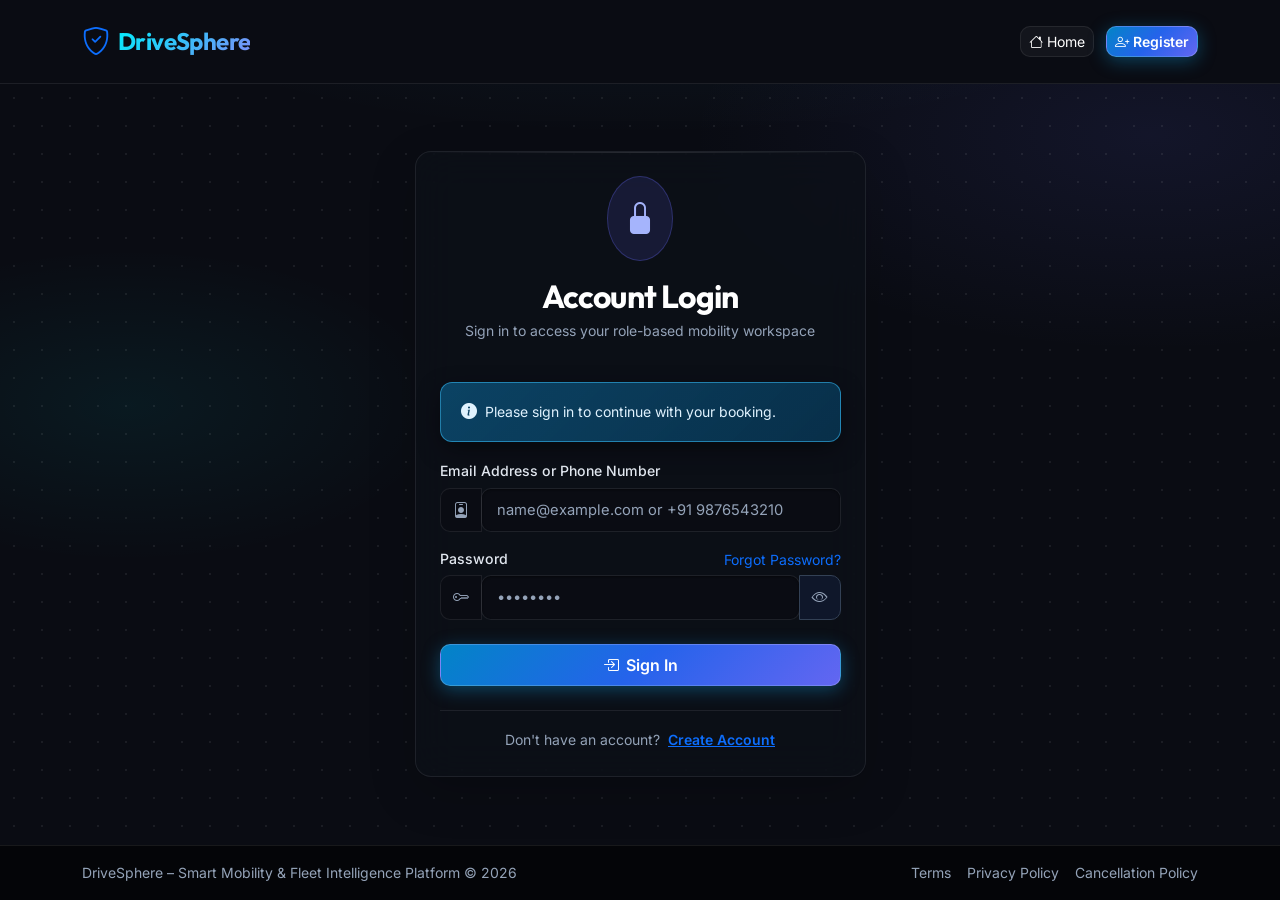
<file: frontend/admin/index.html>
<!DOCTYPE html>
<html lang="en">
<head>
    <meta charset="UTF-8">
    <meta name="viewport" content="width=device-width, initial-scale=1.0">
    <title>Admin Dashboard – DriveSphere</title>
    <!-- Google Fonts -->
    <link rel="preconnect" href="https://fonts.googleapis.com">
    <link rel="preconnect" href="https://fonts.gstatic.com" crossorigin>
    <link href="https://fonts.googleapis.com/css2?family=Inter:wght@300;400;500;600;700&family=Outfit:wght@500;600;700;800&display=swap" rel="stylesheet">
    <!-- Bootstrap 5 CSS & Icons -->
    <link href="https://cdn.jsdelivr.net/npm/bootstrap@5.3.3/dist/css/bootstrap.min.css" rel="stylesheet">
    <link href="https://cdn.jsdelivr.net/npm/bootstrap-icons@1.11.3/font/bootstrap-icons.min.css" rel="stylesheet">
    <!-- Custom Theme CSS & Theme Manager -->
    <link rel="stylesheet" href="../assets/css/style.css">
    <script src="../assets/js/theme.js"></script>
</head>
<body class="bg-dark text-light">

    <!-- Admin Navigation -->
    <nav class="navbar navbar-expand-lg navbar-dark bg-surface border-bottom border-secondary sticky-top py-2">
        <div class="container-fluid px-4">
            <a class="navbar-brand d-flex align-items-center" href="index.html">
                <i class="bi bi-shield-check text-primary fs-3 me-2"></i>
                <span class="brand-font fs-5 text-gradient">DriveSphere</span>
                <span class="badge bg-danger-subtle text-danger ms-2" style="font-size: 0.72rem;">Admin Dashboard</span>
            </a>

            <div class="d-flex align-items-center gap-3 ms-auto">
                <div class="dropdown">
                    <button class="btn btn-outline-light btn-sm dropdown-toggle d-flex align-items-center" type="button" data-bs-toggle="dropdown">
                        <i class="bi bi-shield-lock text-danger fs-5 me-2"></i>
                        <span id="nav-admin-name">Super Admin</span>
                    </button>
                    <ul class="dropdown-menu dropdown-menu-end dropdown-menu-dark">
                        <li><a class="dropdown-item" href="../index.html"><i class="bi bi-globe me-2"></i>Public Portal</a></li>
                        <li><a class="dropdown-item" href="../fleet-manager/index.html"><i class="bi bi-truck me-2"></i>Fleet Console</a></li>
                        <li><hr class="dropdown-divider"></li>
                        <li><a class="dropdown-item text-danger" href="javascript:Auth.logout()"><i class="bi bi-box-arrow-right me-2"></i>Logout</a></li>
                    </ul>
                </div>
            </div>
        </div>
    </nav>

    <!-- Main Content -->
    <main class="container-fluid px-4 py-4">
        <!-- System Real-Data KPIs -->
        <div class="row g-3 mb-4">
            <div class="col-sm-6 col-lg">
                <div class="card bg-surface border-secondary p-3 rounded-4 shadow-sm text-center h-100">
                    <div class="kpi-label mb-1 text-muted small"><i class="bi bi-people text-primary me-1"></i> TOTAL USERS</div>
                    <div id="kpi-users" class="fs-4 fw-bold text-white">0</div>
                    <div class="small text-muted mt-1"><span id="kpi-users-active" class="text-success fw-semibold">0</span> Active Accounts</div>
                </div>
            </div>
            <div class="col-sm-6 col-lg">
                <div class="card bg-surface border-secondary p-3 rounded-4 shadow-sm text-center h-100">
                    <div class="kpi-label mb-1 text-muted small"><i class="bi bi-person-badge text-warning me-1"></i> DRIVER ROSTER</div>
                    <div id="kpi-drivers" class="fs-4 fw-bold text-warning">0</div>
                    <div class="small text-muted mt-1"><span id="kpi-drivers-online" class="text-success fw-semibold">0</span> Online · <span id="kpi-drivers-busy" class="text-warning fw-semibold">0</span> Busy</div>
                </div>
            </div>
            <div class="col-sm-6 col-lg">
                <div class="card bg-surface border-secondary p-3 rounded-4 shadow-sm text-center h-100">
                    <div class="kpi-label mb-1 text-muted small"><i class="bi bi-car-front text-cyan me-1"></i> FLEET VEHICLES</div>
                    <div id="kpi-vehicles" class="fs-4 fw-bold text-cyan">0</div>
                    <div class="small text-muted mt-1"><span id="kpi-vehicles-avail" class="text-success fw-semibold">0</span> Ready · <span id="kpi-vehicles-maint" class="text-danger fw-semibold">0</span> Maint</div>
                </div>
            </div>
            <div class="col-sm-6 col-lg">
                <div class="card bg-surface border-secondary p-3 rounded-4 shadow-sm text-center h-100">
                    <div class="kpi-label mb-1 text-muted small"><i class="bi bi-journal-bookmark text-info me-1"></i> ALL BOOKINGS</div>
                    <div id="kpi-bookings" class="fs-4 fw-bold text-info">0</div>
                    <div class="small text-muted mt-1"><span id="kpi-bookings-active" class="text-info fw-semibold">0</span> Active · <span id="kpi-bookings-completed" class="text-success fw-semibold">0</span> Completed</div>
                </div>
            </div>
            <div class="col-sm-6 col-lg">
                <div class="card bg-surface border-secondary p-3 rounded-4 shadow-sm text-center h-100">
                    <div class="kpi-label mb-1 text-muted small"><i class="bi bi-cash-stack text-success me-1"></i> PAID REVENUE</div>
                    <div id="kpi-revenue" class="fs-4 fw-bold text-success">₹0</div>
                    <div class="small text-muted mt-1">Platform Avg: <span id="kpi-avg-rating" class="text-warning fw-bold">5.00★</span></div>
                </div>
            </div>
        </div>

        <!-- Admin Management Tabs -->
        <ul class="nav nav-tabs border-secondary mb-4" id="adminTabs" role="tablist">
            <li class="nav-item">
                <button class="nav-link active py-2 px-3 text-light" id="tab-verif-btn" data-bs-toggle="tab" data-bs-target="#tab-verif">
                    <i class="bi bi-patch-check text-warning me-1"></i> Driver Verification Queue
                    <span id="verif-count-badge" class="badge bg-warning text-dark ms-1">0</span>
                </button>
            </li>
            <li class="nav-item">
                <button class="nav-link py-2 px-3 text-light" id="tab-presence-btn" data-bs-toggle="tab" data-bs-target="#tab-presence">
                    <i class="bi bi-broadcast text-success me-1"></i> Driver Presence
                    <span id="online-drivers-badge" class="badge bg-success ms-1">0</span>
                </button>
            </li>
            <li class="nav-item">
                <button class="nav-link py-2 px-3 text-light" id="tab-reviews-btn" data-bs-toggle="tab" data-bs-target="#tab-reviews">
                    <i class="bi bi-star-half text-warning me-1"></i> Reviews & Feedback
                    <span id="review-count-badge" class="badge bg-info ms-1">0</span>
                </button>
            </li>
            <li class="nav-item">
                <button class="nav-link py-2 px-3 text-light" id="tab-users-btn" data-bs-toggle="tab" data-bs-target="#tab-users">
                    <i class="bi bi-people text-primary me-1"></i> User Management
                </button>
            </li>
            <li class="nav-item">
                <button class="nav-link py-2 px-3 text-light" id="tab-all-bookings-btn" data-bs-toggle="tab" data-bs-target="#tab-all-bookings">
                    <i class="bi bi-list-check text-info me-1"></i> All Platform Bookings
                </button>
            </li>
            <li class="nav-item">
                <button class="nav-link py-2 px-3 text-light" id="tab-diagnostics-btn" data-bs-toggle="tab" data-bs-target="#tab-diagnostics">
                    <i class="bi bi-activity text-danger me-1"></i> System Health & Diagnostics
                </button>
            </li>
            <li class="nav-item">
                <button class="nav-link py-2 px-3 text-light" id="tab-audit-btn" data-bs-toggle="tab" data-bs-target="#tab-audit">
                    <i class="bi bi-clock-history text-info me-1"></i> Audit Trail
                </button>
            </li>
            <li class="nav-item ms-auto">
                <button id="export-csv-btn" class="btn btn-outline-success btn-sm my-1">
                    <i class="bi bi-file-earmark-spreadsheet me-1"></i> Export Bookings CSV
                </button>
            </li>
        </ul>

        <div class="tab-content">
            <!-- 1. DRIVER VERIFICATION QUEUE TAB -->
            <div class="tab-pane fade show active" id="tab-verif">
                <div class="card bg-surface border-secondary rounded-4 shadow-sm p-4">
                    <div class="d-flex justify-content-between align-items-center mb-3">
                        <h5 class="brand-font text-white mb-0">Driver License & Credential Verification Reviews</h5>
                        <span class="small text-muted">Only approved drivers appear in customer hiring catalog</span>
                    </div>
                    <div class="table-responsive">
                        <table class="table table-dark table-hover align-middle border-secondary mb-0">
                            <thead>
                                <tr class="text-muted small">
                                    <th>Driver Name</th>
                                    <th>Verification Docs</th>
                                    <th>Driving Skill Score</th>
                                    <th>Status</th>
                                    <th>Submitted At</th>
                                    <th>Action Decision</th>
                                </tr>
                            </thead>
                            <tbody id="verif-table-tbody">
                                <tr><td colspan="6" class="text-center py-4 text-muted">Loading verification applications...</td></tr>
                            </tbody>
                        </table>
                    </div>
                </div>
            </div>

            <!-- 2. USER MANAGEMENT TAB -->
            <div class="tab-pane fade" id="tab-users">
                <div class="card bg-surface border-secondary rounded-4 shadow-sm p-4">
                    <div class="d-flex justify-content-between align-items-center mb-3">
                        <h5 class="brand-font text-white mb-0">Platform User Directory</h5>
                    </div>
                    <div class="table-responsive">
                        <table class="table table-dark table-hover align-middle border-secondary mb-0">
                            <thead>
                                <tr class="text-muted small">
                                    <th>User</th>
                                    <th>Email</th>
                                    <th>Phone</th>
                                    <th>Roles</th>
                                    <th>Status</th>
                                    <th>Registered</th>
                                    <th>Toggle Active</th>
                                </tr>
                            </thead>
                            <tbody id="users-table-tbody">
                                <tr><td colspan="7" class="text-center py-4 text-muted">Loading user directory...</td></tr>
                            </tbody>
                        </table>
                    </div>
                </div>
            </div>

            <!-- 3. ALL BOOKINGS TAB -->
            <div class="tab-pane fade" id="tab-all-bookings">
                <div class="card bg-surface border-secondary rounded-4 shadow-sm p-4">
                    <h5 class="brand-font text-white mb-3">Platform Reservation Ledger</h5>
                    <div class="table-responsive">
                        <table class="table table-dark table-hover align-middle border-secondary mb-0">
                            <thead>
                                <tr class="text-muted small">
                                    <th>Reference</th>
                                    <th>Customer</th>
                                    <th>Vehicle</th>
                                    <th>Driver</th>
                                    <th>Total Amount</th>
                                    <th>Status</th>
                                    <th>Payment</th>
                                    <th>Created At</th>
                                </tr>
                            </thead>
                            <tbody id="all-bookings-tbody">
                                <tr><td colspan="8" class="text-center py-4 text-muted">Loading booking ledger...</td></tr>
                            </tbody>
                        </table>
                    </div>
                </div>
            </div>

            <!-- 4. SYSTEM HEALTH & DIAGNOSTICS TAB (ADMIN ONLY) -->
            <div class="tab-pane fade" id="tab-diagnostics">
                <!-- Health Check Diagnostic Terminal -->
                <div class="card bg-surface border-secondary rounded-4 shadow-sm p-4 mb-4">
                    <div class="d-flex flex-wrap align-items-center justify-content-between gap-3 mb-3">
                        <div>
                            <h5 class="brand-font text-white mb-1"><i class="bi bi-activity text-danger me-2"></i>Backend Health & Runtime Telemetry</h5>
                            <p class="text-muted small mb-0">Direct diagnostic verification via <code>GET /api/health</code></p>
                        </div>
                        <button class="btn btn-sm btn-primary" id="adminPingHealthBtn">
                            <i class="bi bi-arrow-repeat me-1"></i> Ping Backend Endpoint
                        </button>
                    </div>

                    <div class="row g-3 mb-4">
                        <div class="col-md-4">
                            <div class="p-3 bg-dark rounded-3 border border-secondary">
                                <div class="text-muted small">SERVICE STATUS</div>
                                <div class="d-flex align-items-center gap-2 mt-1">
                                    <span class="badge bg-success" id="adminHealthBadge">OPERATIONAL</span>
                                    <span class="text-white fw-bold small" id="adminHealthStatusText">HTTP 200 (UP)</span>
                                </div>
                            </div>
                        </div>
                        <div class="col-md-4">
                            <div class="p-3 bg-dark rounded-3 border border-secondary">
                                <div class="text-muted small">ROUND-TRIP LATENCY</div>
                                <div class="fw-bold text-white fs-5 mt-1" id="adminHealthLatency">12 ms</div>
                            </div>
                        </div>
                        <div class="col-md-4">
                            <div class="p-3 bg-dark rounded-3 border border-secondary">
                                <div class="text-muted small">CORS & SECURITY</div>
                                <div class="fw-bold text-success mt-1"><i class="bi bi-shield-check me-1"></i>Active (Spring Security 6)</div>
                            </div>
                        </div>
                    </div>

                    <div class="bg-black rounded-3 p-3 border border-secondary">
                        <div class="d-flex justify-content-between align-items-center mb-2">
                            <span class="small text-muted font-monospace"><i class="bi bi-code-slash me-1 text-info"></i>Raw HTTP Response Payload</span>
                            <span class="badge bg-secondary font-monospace" style="font-size: 0.7rem;">JSON</span>
                        </div>
                        <pre class="mb-0 text-info font-monospace small" id="adminHealthJsonOutput" style="max-height: 220px; overflow-y: auto;">// Loading diagnostic response...</pre>
                    </div>
                </div>

                <!-- System Foundation Matrix -->
                <div class="card bg-surface border-secondary rounded-4 shadow-sm p-4">
                    <div class="d-flex justify-content-between align-items-center mb-3">
                        <div>
                            <h5 class="brand-font text-white mb-1"><i class="bi bi-cpu text-info me-2"></i>System Foundation Matrix</h5>
                            <p class="text-muted small mb-0">Verified dependencies, runtimes, and architectural framework contracts</p>
                        </div>
                        <span class="badge bg-success bg-opacity-25 text-success border border-success px-3 py-2">
                            <i class="bi bi-check2-all me-1"></i> Core Build: PASSING
                        </span>
                    </div>

                    <div class="table-responsive">
                        <table class="table table-dark table-borderless align-middle mb-0">
                            <thead>
                                <tr class="border-bottom border-secondary text-muted small">
                                    <th>LAYER</th>
                                    <th>TECHNOLOGY</th>
                                    <th>VERSION</th>
                                    <th>STATUS / CONFIGURATION SOURCE</th>
                                </tr>
                            </thead>
                            <tbody>
                                <tr>
                                    <td class="text-info fw-semibold"><i class="bi bi-box-seam me-2"></i>Backend Core</td>
                                    <td>Spring Boot + Spring MVC</td>
                                    <td><code>3.4.3</code></td>
                                    <td><code>backend/pom.xml</code></td>
                                </tr>
                                <tr>
                                    <td class="text-info fw-semibold"><i class="bi bi-filetype-java me-2"></i>Java Runtime</td>
                                    <td>Java SE Runtime Environment</td>
                                    <td><code>Java 21 LTS</code></td>
                                    <td>Active System JDK 21</td>
                                </tr>
                                <tr>
                                    <td class="text-info fw-semibold"><i class="bi bi-tools me-2"></i>Build Tool</td>
                                    <td>Apache Maven Wrapper (mvnw)</td>
                                    <td><code>3.9.16 / 3.3.4</code></td>
                                    <td><code>backend/mvnw.cmd</code></td>
                                </tr>
                                <tr>
                                    <td class="text-info fw-semibold"><i class="bi bi-database me-2"></i>Relational Persistence</td>
                                    <td>MySQL 8.x + Spring Data JPA / Hibernate</td>
                                    <td><code>MySQL 8.0 (InnoDB)</code></td>
                                    <td><code>drivesphere</code> on localhost:3306</td>
                                </tr>
                                <tr>
                                    <td class="text-info fw-semibold"><i class="bi bi-shield-shaded me-2"></i>Authentication</td>
                                    <td>Spring Security 6 + JJWT</td>
                                    <td><code>0.12.6</code></td>
                                    <td>HMAC-SHA512 Stateless Token Filter</td>
                                </tr>
                                <tr>
                                    <td class="text-info fw-semibold"><i class="bi bi-robot me-2"></i>AI Mobility Concierge</td>
                                    <td>Google Gemini 3.5 Flash-Lite</td>
                                    <td><code>v1internal (REST)</code></td>
                                    <td>Domain Heuristic Fallback Active</td>
                                </tr>
                                <tr>
                                    <td class="text-info fw-semibold"><i class="bi bi-cloud-sun me-2"></i>Weather Forecast API</td>
                                    <td>Open-Meteo Weather Services</td>
                                    <td><code>Free Public API</code></td>
                                    <td>WMO Weather Decoding Enabled</td>
                                </tr>
                                <tr>
                                    <td class="text-info fw-semibold"><i class="bi bi-geo-alt me-2"></i>Mapping & Routing</td>
                                    <td>Leaflet.js + OpenRouteService</td>
                                    <td><code>1.9.4</code></td>
                                    <td>CartoDB Dark Matter + Geodesic Fallback</td>
                                </tr>
                                <tr>
                                    <td class="text-info fw-semibold"><i class="bi bi-credit-card me-2"></i>Payment Gateway</td>
                                    <td>Razorpay Test Sandbox</td>
                                    <td><code>API v1 / Mock Mode</code></td>
                                    <td>HMAC-SHA256 Signature Verification</td>
                                </tr>
                            </tbody>
                        </table>
                    </div>
                </div>
            </div>

            <!-- 5. AUDIT TRAIL TAB -->
            <div class="tab-pane fade" id="tab-audit">
                <div class="card bg-surface border-secondary rounded-4 shadow-sm p-4">
                    <div class="d-flex justify-content-between align-items-center mb-3">
                        <div>
                            <h5 class="brand-font text-white mb-1"><i class="bi bi-clock-history text-info me-2"></i>Security & Operational Audit Trail</h5>
                            <p class="text-muted small mb-0">Immutable compliance log of administrative actions, authentication, and state mutations</p>
                        </div>
                        <button class="btn btn-outline-info btn-sm" onclick="loadAuditLogs()">
                            <i class="bi bi-arrow-clockwise me-1"></i> Refresh Logs
                        </button>
                    </div>

                    <div class="table-responsive">
                        <table class="table table-dark table-hover align-middle mb-0">
                            <thead>
                                <tr class="border-bottom border-secondary text-muted small">
                                    <th>TIMESTAMP</th>
                                    <th>ACTOR</th>
                                    <th>ROLE</th>
                                    <th>ACTION</th>
                                    <th>RESOURCE</th>
                                    <th>DETAILS</th>
                                    <th>IP ADDRESS</th>
                                </tr>
                            </thead>
                            <tbody id="audit-table-tbody">
                                <tr><td colspan="7" class="text-center py-4 text-muted"><span class="spinner-border spinner-border-sm me-2"></span>Loading audit trail...</td></tr>
                            </tbody>
                        </table>
                    </div>
                </div>
            </div>

            <!-- 6. DRIVER PRESENCE TELEMETRY TAB -->
            <div class="tab-pane fade" id="tab-presence">
                <div class="card bg-surface border-secondary rounded-4 shadow-sm p-4">
                    <div class="d-flex justify-content-between align-items-center mb-3 flex-wrap gap-2">
                        <div>
                            <h5 class="brand-font text-white mb-1"><i class="bi bi-broadcast text-success me-2"></i>Driver Presence & Real-Time Availability Roster</h5>
                            <p class="text-muted small mb-0">Authoritative tracking of active driver connections, heartbeats, and assignment statuses</p>
                        </div>
                        <button class="btn btn-outline-success btn-sm" onclick="loadDriverPresence()">
                            <i class="bi bi-arrow-clockwise me-1"></i> Refresh Presence
                        </button>
                    </div>

                    <div class="table-responsive">
                        <table class="table table-dark table-hover align-middle mb-0">
                            <thead>
                                <tr class="border-bottom border-secondary text-muted small">
                                    <th>DRIVER NAME</th>
                                    <th>LICENSE</th>
                                    <th>PRESENCE STATUS</th>
                                    <th>LAST HEARTBEAT</th>
                                    <th>ASSIGNMENT STATE</th>
                                    <th>RATING</th>
                                    <th>TRUST SCORE</th>
                                </tr>
                            </thead>
                            <tbody id="presence-table-tbody">
                                <tr><td colspan="7" class="text-center py-4 text-muted"><span class="spinner-border spinner-border-sm me-2"></span>Loading driver presence roster...</td></tr>
                            </tbody>
                        </table>
                    </div>
                </div>
            </div>

            <!-- 7. REVIEWS & FEEDBACK TAB -->
            <div class="tab-pane fade" id="tab-reviews">
                <div class="card bg-surface border-secondary rounded-4 shadow-sm p-4">
                    <div class="d-flex justify-content-between align-items-center mb-3 flex-wrap gap-2">
                        <div>
                            <h5 class="brand-font text-white mb-1"><i class="bi bi-star-half text-warning me-2"></i>Reviews & Feedback Management</h5>
                            <p class="text-muted small mb-0">Authoritative customer evaluations, vehicle/driver satisfaction, and content moderation</p>
                        </div>
                        <div class="d-flex gap-2">
                            <input type="text" id="review-search-input" class="form-control form-control-sm bg-dark text-white border-secondary" placeholder="Search customer, vehicle, driver..." oninput="filterAdminReviews()" style="width: 240px;">
                            <select id="review-rating-filter" class="form-select form-select-sm bg-dark text-white border-secondary" onchange="filterAdminReviews()" style="width: 140px;">
                                <option value="ALL">All Ratings</option>
                                <option value="5">5 Stars</option>
                                <option value="4">4+ Stars</option>
                                <option value="3">3+ Stars</option>
                                <option value="LOW">2 Stars & below</option>
                            </select>
                            <button class="btn btn-outline-warning btn-sm" onclick="loadAdminReviews()">
                                <i class="bi bi-arrow-clockwise me-1"></i> Refresh
                            </button>
                        </div>
                    </div>

                    <div class="table-responsive">
                        <table class="table table-dark table-hover align-middle mb-0">
                            <thead>
                                <tr class="border-bottom border-secondary text-muted small">
                                    <th>BOOKING REF</th>
                                    <th>CUSTOMER</th>
                                    <th>VEHICLE</th>
                                    <th>DRIVER</th>
                                    <th>OVERALL</th>
                                    <th>VEHICLE</th>
                                    <th>DRIVER</th>
                                    <th>COMMENT</th>
                                    <th>DATE</th>
                                    <th class="text-end">ACTIONS</th>
                                </tr>
                            </thead>
                            <tbody id="reviews-table-tbody">
                                <tr><td colspan="10" class="text-center py-4 text-muted"><span class="spinner-border spinner-border-sm me-2"></span>Loading reviews...</td></tr>
                            </tbody>
                        </table>
                    </div>
                </div>
            </div>
        </div>
    </main>

    <!-- View Review Detail Modal -->
    <div class="modal fade" id="viewReviewDetailModal" tabindex="-1" aria-hidden="true">
        <div class="modal-dialog modal-dialog-centered">
            <div class="modal-content bg-surface border-secondary text-light">
                <div class="modal-header border-secondary">
                    <h5 class="modal-title brand-font text-white"><i class="bi bi-star-fill text-warning me-2"></i>Review Details & Moderation</h5>
                    <button type="button" class="btn-close btn-close-white" data-bs-dismiss="modal"></button>
                </div>
                <div class="modal-body p-4">
                    <div class="mb-3">
                        <div class="small text-muted">Booking Reference:</div>
                        <div id="modal-review-booking-ref" class="fw-bold text-white fs-6"></div>
                    </div>
                    <div class="row g-2 mb-3">
                        <div class="col-6">
                            <div class="small text-muted">Customer:</div>
                            <div id="modal-review-customer" class="text-light fw-semibold"></div>
                            <div id="modal-review-email" class="small text-muted"></div>
                        </div>
                        <div class="col-6">
                            <div class="small text-muted">Vehicle:</div>
                            <div id="modal-review-vehicle" class="text-cyan fw-semibold"></div>
                        </div>
                    </div>
                    <div class="row g-2 mb-3">
                        <div class="col-6">
                            <div class="small text-muted">Driver:</div>
                            <div id="modal-review-driver" class="text-warning fw-semibold"></div>
                        </div>
                        <div class="col-6">
                            <div class="small text-muted">Submitted Date:</div>
                            <div id="modal-review-date" class="text-light"></div>
                        </div>
                    </div>
                    <div class="mb-3">
                        <div class="small text-muted">Rating Breakdown:</div>
                        <div class="d-flex gap-3 align-items-center mt-1">
                            <span class="badge bg-warning text-dark px-2 py-1">Overall: <span id="modal-review-rating">5.0</span>★</span>
                            <span class="badge bg-primary text-white px-2 py-1">Vehicle: <span id="modal-review-vehicle-rating">5.0</span>★</span>
                            <span class="badge bg-info text-dark px-2 py-1">Driver: <span id="modal-review-driver-rating">-</span>★</span>
                        </div>
                    </div>
                    <div class="mb-3">
                        <div class="small text-muted mb-1">Customer Written Comment:</div>
                        <div id="modal-review-comment" class="p-3 bg-dark rounded border border-secondary text-light small fst-italic"></div>
                    </div>
                    <div class="d-flex justify-content-end gap-2 mt-4">
                        <button type="button" class="btn btn-secondary btn-sm" data-bs-dismiss="modal">Close</button>
                        <button type="button" id="modal-review-delete-btn" class="btn btn-outline-danger btn-sm">
                            <i class="bi bi-trash3 me-1"></i> Delete Review
                        </button>
                    </div>
                </div>
            </div>
        </div>
    </div>

    <!-- Review Decision Modal -->
    <div class="modal fade" id="reviewDecisionModal" tabindex="-1" aria-hidden="true">
        <div class="modal-dialog modal-dialog-centered">
            <div class="modal-content bg-surface border-secondary text-light">
                <div class="modal-header border-secondary">
                    <h5 class="modal-title brand-font text-white"><i class="bi bi-shield-check text-warning me-2"></i>Review Driver Credential</h5>
                    <button type="button" class="btn-close btn-close-white" data-bs-dismiss="modal"></button>
                </div>
                <div class="modal-body p-4">
                    <form id="verif-decision-form">
                        <input type="hidden" id="modal-verif-id">

                        <div class="mb-3">
                            <label class="form-label small text-muted">Verification Decision</label>
                            <select id="modal-verif-status" class="form-select bg-dark text-white border-secondary" required>
                                <option value="APPROVED">APPROVE – Driver verified for hiring & Trust Score unlocked</option>
                                <option value="REJECTED">REJECT – Incomplete or unverified credentials</option>
                            </select>
                        </div>

                        <div class="mb-3">
                            <label class="form-label small text-muted">Assessed Driving Skill Score (0 to 100)</label>
                            <input type="number" id="modal-verif-skill" class="form-control form-control-sm bg-dark text-white border-secondary" value="90" min="50" max="100" required>
                        </div>

                        <div class="mb-3">
                            <label class="form-label small text-muted">Reviewer Compliance Notes</label>
                            <textarea id="modal-verif-notes" class="form-control form-control-sm bg-dark text-white border-secondary" rows="2" placeholder="e.g. Government driving license and background clearance verified." required></textarea>
                        </div>

                        <button type="submit" class="btn btn-primary w-100 py-2 fw-semibold">
                            <i class="bi bi-check-circle me-2"></i>Save Decision & Update Trust Score
                        </button>
                    </form>
                </div>
            </div>
        </div>
    </div>

    <!-- Scripts -->
    <script src="https://cdn.jsdelivr.net/npm/bootstrap@5.3.3/dist/js/bootstrap.bundle.min.js"></script>
    <script src="../assets/js/api.js?v=2.3"></script>
    <script src="../assets/js/auth.js?v=2.3"></script>
    <script>
        let allBookingsCache = [];
        let adminReviewsCache = [];

        document.addEventListener('DOMContentLoaded', async () => {
            if (!Auth.requireAuth(['ROLE_ADMIN'])) return;

            await loadAdminOverview();
            await loadVerifications();
            await loadDriverPresence();
            await loadAdminReviews();
            await loadUsers();
            await loadAllBookings();
            setupAdminEvents();
        });

        async function loadAdminOverview() {
            try {
                const summaryRes = await API.admin.getSummary();
                if (summaryRes && summaryRes.data) {
                    const s = summaryRes.data;
                    document.getElementById('kpi-users').innerText = s.totalUsers || 0;
                    document.getElementById('kpi-users-active').innerText = s.activeUsers || 0;
                    document.getElementById('kpi-drivers').innerText = s.totalDrivers || 0;
                    document.getElementById('kpi-drivers-online').innerText = s.onlineDrivers || 0;
                    document.getElementById('kpi-drivers-busy').innerText = s.busyDrivers || 0;
                    document.getElementById('online-drivers-badge').innerText = s.onlineDrivers || 0;
                    document.getElementById('kpi-vehicles').innerText = s.totalVehicles || 0;
                    document.getElementById('kpi-vehicles-avail').innerText = s.availableVehicles || 0;
                    document.getElementById('kpi-vehicles-maint').innerText = s.maintenanceVehicles || 0;
                    document.getElementById('kpi-bookings').innerText = s.totalBookings || 0;
                    document.getElementById('kpi-bookings-active').innerText = s.activeBookings || 0;
                    document.getElementById('kpi-bookings-completed').innerText = s.completedBookings || 0;
                    document.getElementById('kpi-revenue').innerText = '₹' + Number(s.totalPaidRevenue || 0).toLocaleString('en-IN');
                    document.getElementById('kpi-avg-rating').innerText = Number(s.averageRating || 5.0).toFixed(2) + '★';
                    document.getElementById('review-count-badge').innerText = s.totalReviews || 0;
                }
            } catch (err) {
                console.error('Overview loading error:', err);
            }
        }

        async function loadVerifications() {
            try {
                const res = await API.get('/verifications');
                const list = res.data || [];

                document.getElementById('verif-count-badge').innerText = list.filter(v => v.status === 'PENDING' || v.status === 'UNDER_REVIEW').length;

                const tbody = document.getElementById('verif-table-tbody');
                if (list.length === 0) {
                    tbody.innerHTML = `<tr><td colspan="6" class="text-center py-4 text-muted">No pending driver verification requests.</td></tr>`;
                    return;
                }

                tbody.innerHTML = list.map(v => `
                    <tr>
                        <td class="fw-bold text-white">${v.driverName || 'Driver #' + v.driverId}</td>
                        <td>
                            <div class="d-flex gap-2">
                                ${v.identityDocUrl ? `<a href="${v.identityDocUrl}" target="_blank" class="badge bg-dark border border-secondary text-info text-decoration-none"><i class="bi bi-card-heading me-1"></i>ID</a>` : '<span class="text-muted small">No ID</span>'}
                                ${v.licenseDocUrl ? `<a href="${v.licenseDocUrl}" target="_blank" class="badge bg-dark border border-secondary text-warning text-decoration-none"><i class="bi bi-file-earmark-person me-1"></i>DL</a>` : '<span class="text-muted small">No DL</span>'}
                                ${v.policeVerificationDocUrl ? `<a href="${v.policeVerificationDocUrl}" target="_blank" class="badge bg-dark border border-secondary text-success text-decoration-none"><i class="bi bi-shield-check me-1"></i>Police</a>` : ''}
                            </div>
                        </td>
                        <td><span class="badge bg-info">${v.drivingSkillScore || 80}/100</span></td>
                        <td>
                            <span class="badge ${v.status === 'APPROVED' ? 'bg-success' : v.status === 'REJECTED' ? 'bg-danger' : 'bg-warning text-dark'}">
                                ${v.status}
                            </span>
                        </td>
                        <td class="small text-muted">${v.submittedAt ? v.submittedAt.slice(0, 10) : 'Recent'}</td>
                        <td>
                            <button class="btn btn-sm btn-outline-primary py-0 px-2" onclick="openDecisionModal(${v.id}, '${v.status}')">
                                Review
                            </button>
                        </td>
                    </tr>
                `).join('');
            } catch (err) {
                console.error('Verifications loading error:', err);
            }
        }

        async function loadUsers() {
            try {
                const res = await API.get('/admin/users');
                const users = res.data || [];

                const tbody = document.getElementById('users-table-tbody');
                if (users.length === 0) {
                    tbody.innerHTML = `<tr><td colspan="7" class="text-center py-4 text-muted">No users registered yet.</td></tr>`;
                    return;
                }

                tbody.innerHTML = users.map(u => {
                    const primaryRole = (u.roles && u.roles.length > 0) ? u.roles[0].replace('ROLE_', '') : 'CUSTOMER';
                    return `
                    <tr>
                        <td class="fw-bold text-white">${u.fullName || (u.firstName + ' ' + (u.lastName || ''))}</td>
                        <td class="text-info">${u.email}</td>
                        <td class="small text-muted">${u.phoneNumber || 'N/A'}</td>
                        <td><span class="badge bg-secondary">${primaryRole}</span></td>
                        <td><span class="badge ${u.active ? 'bg-success' : 'bg-danger'}">${u.active ? 'Active' : 'Disabled'}</span></td>
                        <td class="small text-muted">${u.createdAt ? u.createdAt.slice(0, 10) : 'Active'}</td>
                        <td>
                            <button class="btn btn-sm ${u.active ? 'btn-outline-danger' : 'btn-outline-success'} py-0 px-2" onclick="toggleUserStatus(${u.id})">
                                ${u.active ? 'Deactivate' : 'Activate'}
                            </button>
                        </td>
                    </tr>
                    `;
                }).join('');
            } catch (err) {
                console.error('Users load error:', err);
            }
        }

        async function toggleUserStatus(userId) {
            try {
                await API.put('/admin/users/' + userId + '/toggle-status');
                API.showToast('User status updated successfully', 'success');
                await loadUsers();
                await loadAdminOverview();
            } catch (err) {
                API.showToast(err.message, 'danger');
            }
        }

        async function loadAuditLogs() {
            const tbody = document.getElementById('audit-table-tbody');
            tbody.innerHTML = `<tr><td colspan="7" class="text-center py-4 text-muted"><span class="spinner-border spinner-border-sm me-2"></span>Refreshing audit trail...</td></tr>`;

            try {
                const res = await API.get('/admin/audit-logs');
                const logs = res.data || [];

                if (logs.length === 0) {
                    tbody.innerHTML = `<tr><td colspan="7" class="text-center py-4 text-muted">No audit entries recorded yet.</td></tr>`;
                    return;
                }

                tbody.innerHTML = logs.map(l => {
                    const timeStr = l.createdAt ? new Date(l.createdAt).toLocaleString() : 'Recent';
                    return `
                    <tr>
                        <td class="small text-muted font-monospace">${timeStr}</td>
                        <td class="fw-semibold text-white">${l.actorEmail || 'SYSTEM'}</td>
                        <td><span class="badge bg-secondary" style="font-size:0.7rem;">${(l.actorRole || 'USER').replace('ROLE_', '')}</span></td>
                        <td><span class="badge bg-info-subtle text-info font-monospace">${l.action}</span></td>
                        <td class="small text-secondary">${l.resourceType || ''} ${l.resourceId ? '#' + l.resourceId : ''}</td>
                        <td class="small text-light text-break" style="max-width: 280px;">${l.details || ''}</td>
                        <td class="small text-muted font-monospace">${l.ipAddress || 'Internal'}</td>
                    </tr>
                    `;
                }).join('');
            } catch (err) {
                console.error('Audit logs load error:', err);
                tbody.innerHTML = `<tr><td colspan="7" class="text-center py-4 text-danger">Failed to load audit logs: ${err.message}</td></tr>`;
            }
        }

        async function loadAllBookings() {
            try {
                const res = await API.get('/bookings');
                allBookingsCache = res.data || [];
                document.getElementById('kpi-bookings').innerText = allBookingsCache.length;

                const tbody = document.getElementById('all-bookings-tbody');
                if (allBookingsCache.length === 0) {
                    tbody.innerHTML = `<tr><td colspan="8" class="text-center py-4 text-muted">No reservations recorded yet.</td></tr>`;
                    return;
                }

                tbody.innerHTML = allBookingsCache.map(b => `
                    <tr>
                        <td><span class="font-monospace text-info">${b.bookingReference}</span></td>
                        <td>${b.customer ? b.customer.fullName : 'Customer'}</td>
                        <td>${b.vehicle ? b.vehicle.displayName : 'Vehicle'}</td>
                        <td>${b.driver ? b.driver.fullName : '<span class="text-muted">Self-Drive</span>'}</td>
                        <td class="fw-bold text-success">₹${b.totalAmount}</td>
                        <td><span class="badge ${b.bookingStatus === 'ACTIVE' ? 'bg-success' : b.bookingStatus === 'CONFIRMED' ? 'bg-primary' : 'bg-secondary'}">${b.bookingStatus}</span></td>
                        <td><span class="badge ${b.paymentStatus === 'PAID' ? 'bg-success' : 'bg-warning'}">${b.paymentStatus}</span></td>
                        <td class="small text-muted">${b.createdAt ? b.createdAt.slice(0, 10) : ''}</td>
                    </tr>
                `).join('');
            } catch (err) {
                console.error('All bookings load error:', err);
            }
        }

        function openDecisionModal(verifId, currentStatus) {
            document.getElementById('modal-verif-id').value = verifId;
            document.getElementById('modal-verif-status').value = currentStatus === 'APPROVED' ? 'APPROVED' : 'APPROVED';
            new bootstrap.Modal(document.getElementById('reviewDecisionModal')).show();
        }

        function setupAdminEvents() {
            document.getElementById('verif-decision-form').addEventListener('submit', async (e) => {
                e.preventDefault();
                const verifId = document.getElementById('modal-verif-id').value;
                const status = document.getElementById('modal-verif-status').value;
                const skill = parseInt(document.getElementById('modal-verif-skill').value, 10);
                const notes = document.getElementById('modal-verif-notes').value.trim();

                try {
                    await API.post(`/verifications/${verifId}/review`, {
                        status,
                        drivingSkillScore: skill,
                        adminNotes: notes
                    });

                    bootstrap.Modal.getInstance(document.getElementById('reviewDecisionModal')).hide();
                    API.showToast('Verification decision submitted! Driver status & Trust Score updated.', 'success');
                    await loadVerifications();
                } catch (err) {
                    API.showToast(err.message, 'danger');
                }
            });

            // Export CSV
            document.getElementById('export-csv-btn').addEventListener('click', () => {
                if (!allBookingsCache || allBookingsCache.length === 0) {
                    API.showToast('No booking records to export', 'warning');
                    return;
                }

                let csv = 'BookingRef,Customer,Vehicle,Driver,TotalAmount,BookingStatus,PaymentStatus,Pickup,Drop\n';
                allBookingsCache.forEach(b => {
                    csv += `"${b.bookingReference}","${b.customer ? b.customer.fullName : ''}","${b.vehicle ? b.vehicle.displayName : ''}","${b.driver ? b.driver.fullName : 'Self-Drive'}",${b.totalAmount},"${b.bookingStatus}","${b.paymentStatus}","${b.pickupLocation}","${b.dropLocation}"\n`;
                });

                const blob = new Blob([csv], { type: 'text/csv;charset=utf-8;' });
                const link = document.createElement('a');
                link.href = URL.createObjectURL(blob);
                link.setAttribute('download', 'DriveSphere_Bookings_Report_' + Date.now() + '.csv');
                document.body.appendChild(link);
                link.click();
                document.body.removeChild(link);
                API.showToast('CSV report generated and downloaded successfully!', 'success');
            });

            // Health check button
            const pingBtn = document.getElementById('adminPingHealthBtn');
            if (pingBtn) {
                pingBtn.addEventListener('click', pingAdminHealth);
            }
            const diagTabBtn = document.getElementById('tab-diagnostics-btn');
            if (diagTabBtn) {
                diagTabBtn.addEventListener('shown.bs.tab', pingAdminHealth);
            }
            const auditTabBtn = document.getElementById('tab-audit-btn');
            if (auditTabBtn) {
                auditTabBtn.addEventListener('shown.bs.tab', loadAuditLogs);
            }
        }

        async function pingAdminHealth() {
            const start = performance.now();
            const badge = document.getElementById('adminHealthBadge');
            const statusText = document.getElementById('adminHealthStatusText');
            const latency = document.getElementById('adminHealthLatency');
            const output = document.getElementById('adminHealthJsonOutput');

            try {
                const isLocal = typeof window !== 'undefined' && window.location &&
                    (!window.location.hostname || ['localhost', '127.0.0.1', '0.0.0.0'].includes(window.location.hostname) || window.location.hostname.endsWith('.local'));
                const baseUrl = (typeof API !== 'undefined' && API && API.BASE_URL)
                    ? API.BASE_URL
                    : (isLocal ? 'http://localhost:8080/api' : 'https://drivesphere-backend.onrender.com/api');
                const res = await fetch(`${baseUrl}/health`);
                const duration = Math.round(performance.now() - start);
                const data = await res.json();

                badge.className = 'badge bg-success';
                badge.innerText = 'OPERATIONAL';
                statusText.innerText = 'HTTP 200 (UP)';
                latency.innerText = duration + ' ms';
                output.innerText = JSON.stringify(data, null, 2);
            } catch (err) {
                const duration = Math.round(performance.now() - start);
                badge.className = 'badge bg-danger';
                badge.innerText = 'UNREACHABLE';
                statusText.innerText = 'HTTP Error / Standby';
                latency.innerText = duration + ' ms';
                output.innerText = JSON.stringify({ error: err.message }, null, 2);
            }
        }

        // ==========================================
        // DRIVER PRESENCE TELEMETRY
        // ==========================================
        async function loadDriverPresence() {
            const tbody = document.getElementById('presence-table-tbody');
            try {
                const res = await API.admin.getDriverPresence();
                const drivers = res.data || [];
                if (drivers.length === 0) {
                    tbody.innerHTML = `<tr><td colspan="7" class="text-center py-4 text-muted">No drivers registered in platform.</td></tr>`;
                    return;
                }
                const now = new Date();
                let onlineCount = 0;
                tbody.innerHTML = drivers.map(d => {
                    const isOnline = !!d.online;
                    const isAvail = !!d.available;
                    let lastSeenStr = 'Never';
                    let isHeartbeatStale = true;
                    if (d.lastSeenAt) {
                        const seenDate = new Date(d.lastSeenAt);
                        const diffSecs = Math.max(0, Math.round((now - seenDate) / 1000));
                        if (diffSecs < 60) lastSeenStr = `${diffSecs}s ago`;
                        else if (diffSecs < 3600) lastSeenStr = `${Math.floor(diffSecs / 60)}m ago`;
                        else lastSeenStr = seenDate.toLocaleTimeString();
                        isHeartbeatStale = diffSecs > 120;
                    }

                    let badgeHtml = '';
                    if (!isOnline || isHeartbeatStale) {
                        badgeHtml = '<span class="badge badge-presence-offline"><i class="bi bi-circle-fill me-1" style="font-size:0.5rem;"></i>OFFLINE</span>';
                    } else if (!isAvail) {
                        onlineCount++;
                        badgeHtml = '<span class="badge badge-presence-busy"><i class="bi bi-record-circle-fill me-1" style="font-size:0.5rem;"></i>ONLINE — BUSY</span>';
                    } else {
                        onlineCount++;
                        badgeHtml = '<span class="badge badge-presence-online"><i class="bi bi-circle-fill me-1" style="font-size:0.5rem;"></i>ONLINE — AVAILABLE</span>';
                    }

                    const trustScore = d.trustScore ? d.trustScore.overallScore : (d.experienceYears > 2 ? 85 : 75);
                    const vehName = d.currentVehicleName || '<span class="text-muted">Unassigned</span>';

                    return `
                        <tr>
                            <td class="fw-bold text-white"><i class="bi bi-person-fill text-primary me-2"></i>${d.fullName || 'Driver #' + d.id}</td>
                            <td><code>${d.licenseNumber || '—'}</code></td>
                            <td>${badgeHtml}</td>
                            <td class="small text-muted"><i class="bi bi-clock me-1"></i>${lastSeenStr}</td>
                            <td>${isAvail ? '<span class="text-success small">Ready for Assignment</span>' : '<span class="text-warning small">Assigned / On Trip</span>'}</td>
                            <td><span class="text-warning fw-semibold">${Number(d.rating || 5.0).toFixed(1)}★</span> <small class="text-muted">(${d.totalTrips || 0})</small></td>
                            <td><span class="badge bg-primary-subtle text-primary border border-primary-subtle">${trustScore} / 100</span></td>
                        </tr>
                    `;
                }).join('');
                document.getElementById('online-drivers-badge').innerText = onlineCount;
            } catch (err) {
                console.error('Failed to load driver presence:', err);
                tbody.innerHTML = `<tr><td colspan="7" class="text-center py-4 text-danger">Failed to load driver presence roster: ${err.message}</td></tr>`;
            }
        }

        // ==========================================
        // REVIEWS & FEEDBACK MANAGEMENT
        // ==========================================
        async function loadAdminReviews() {
            const tbody = document.getElementById('reviews-table-tbody');
            try {
                const res = await API.admin.getReviews();
                adminReviewsCache = res.data || [];
                document.getElementById('review-count-badge').innerText = adminReviewsCache.length;
                renderAdminReviews(adminReviewsCache);
            } catch (err) {
                console.error('Failed to load reviews:', err);
                tbody.innerHTML = `<tr><td colspan="10" class="text-center py-4 text-danger">Failed to load reviews: ${err.message}</td></tr>`;
            }
        }

        function filterAdminReviews() {
            const query = (document.getElementById('review-search-input').value || '').toLowerCase().trim();
            const ratingFilter = document.getElementById('review-rating-filter').value;

            let filtered = adminReviewsCache.filter(r => {
                const matchesQuery = !query ||
                    (r.bookingReference && r.bookingReference.toLowerCase().includes(query)) ||
                    (r.customerName && r.customerName.toLowerCase().includes(query)) ||
                    (r.customerEmail && r.customerEmail.toLowerCase().includes(query)) ||
                    (r.vehicleName && r.vehicleName.toLowerCase().includes(query)) ||
                    (r.driverName && r.driverName.toLowerCase().includes(query)) ||
                    (r.comment && r.comment.toLowerCase().includes(query));

                let matchesRating = true;
                const score = Number(r.rating || 0);
                if (ratingFilter === '5') matchesRating = score >= 5.0;
                else if (ratingFilter === '4') matchesRating = score >= 4.0;
                else if (ratingFilter === '3') matchesRating = score >= 3.0;
                else if (ratingFilter === 'LOW') matchesRating = score < 3.0;

                return matchesQuery && matchesRating;
            });

            renderAdminReviews(filtered);
        }

        function renderAdminReviews(list) {
            const tbody = document.getElementById('reviews-table-tbody');
            if (!list || list.length === 0) {
                tbody.innerHTML = `<tr><td colspan="10" class="text-center py-4 text-muted">No reviews matching the criteria.</td></tr>`;
                return;
            }

            tbody.innerHTML = list.map(r => {
                const dateStr = r.createdAt ? new Date(r.createdAt).toLocaleDateString() : '—';
                const commentExcerpt = r.comment ? (r.comment.length > 35 ? r.comment.substring(0, 35) + '...' : r.comment) : '<span class="text-muted fst-italic">No written comment</span>';
                return `
                    <tr>
                        <td><code class="text-info">${r.bookingReference || 'DS-REF'}</code></td>
                        <td>
                            <div class="fw-semibold text-white">${r.customerName || 'Customer'}</div>
                            <div class="small text-muted" style="font-size:0.75rem;">${r.customerEmail || ''}</div>
                        </td>
                        <td class="text-cyan">${r.vehicleName || 'Vehicle'}</td>
                        <td>${r.driverName ? `<span class="text-warning">${r.driverName}</span>` : '<span class="text-muted">Self-drive</span>'}</td>
                        <td><span class="badge bg-warning text-dark">${Number(r.rating || 5.0).toFixed(1)}★</span></td>
                        <td><span class="small text-light">${Number(r.vehicleRating || 5.0).toFixed(1)}★</span></td>
                        <td><span class="small text-light">${r.driverRating ? Number(r.driverRating).toFixed(1) + '★' : '—'}</span></td>
                        <td class="small text-light">${commentExcerpt}</td>
                        <td class="small text-muted">${dateStr}</td>
                        <td class="text-end">
                            <div class="btn-group btn-group-sm">
                                <button class="btn btn-outline-info" onclick="openReviewDetailModal(${r.id})" title="View Complete Review">
                                    <i class="bi bi-eye"></i>
                                </button>
                                <button class="btn btn-outline-danger" onclick="deleteAdminReview(${r.id})" title="Delete / Moderate Review">
                                    <i class="bi bi-trash3"></i>
                                </button>
                            </div>
                        </td>
                    </tr>
                `;
            }).join('');
        }

        function openReviewDetailModal(id) {
            const r = adminReviewsCache.find(x => x.id === id);
            if (!r) return;

            document.getElementById('modal-review-booking-ref').innerText = r.bookingReference || `DS-BOOKING-${r.bookingId}`;
            document.getElementById('modal-review-customer').innerText = r.customerName || 'Customer';
            document.getElementById('modal-review-email').innerText = r.customerEmail || 'Confidential';
            document.getElementById('modal-review-vehicle').innerText = r.vehicleName || 'Vehicle';
            document.getElementById('modal-review-driver').innerText = r.driverName || 'No Driver Assigned';
            document.getElementById('modal-review-date').innerText = r.createdAt ? new Date(r.createdAt).toLocaleString() : 'N/A';
            document.getElementById('modal-review-rating').innerText = Number(r.rating || 5.0).toFixed(1);
            document.getElementById('modal-review-vehicle-rating').innerText = Number(r.vehicleRating || 5.0).toFixed(1);
            document.getElementById('modal-review-driver-rating').innerText = r.driverRating ? Number(r.driverRating).toFixed(1) : 'N/A';
            document.getElementById('modal-review-comment').innerText = r.comment || 'No written text provided.';

            const delBtn = document.getElementById('modal-review-delete-btn');
            delBtn.onclick = async () => {
                await deleteAdminReview(r.id);
                const modalEl = document.getElementById('viewReviewDetailModal');
                const modal = bootstrap.Modal.getInstance(modalEl);
                if (modal) modal.hide();
            };

            const modal = new bootstrap.Modal(document.getElementById('viewReviewDetailModal'));
            modal.show();
        }

        async function deleteAdminReview(id) {
            if (!confirm('Are you sure you want to permanently delete this customer review? Rating metrics will be automatically recalculated.')) {
                return;
            }
            try {
                await API.admin.deleteReview(id);
                API.showToast('Review deleted and ratings recalculated successfully', 'success');
                await loadAdminReviews();
                await loadAdminOverview();
            } catch (err) {
                API.showToast('Failed to delete review: ' + err.message, 'danger');
            }
        }
    </script>
</body>
</html>
</file>
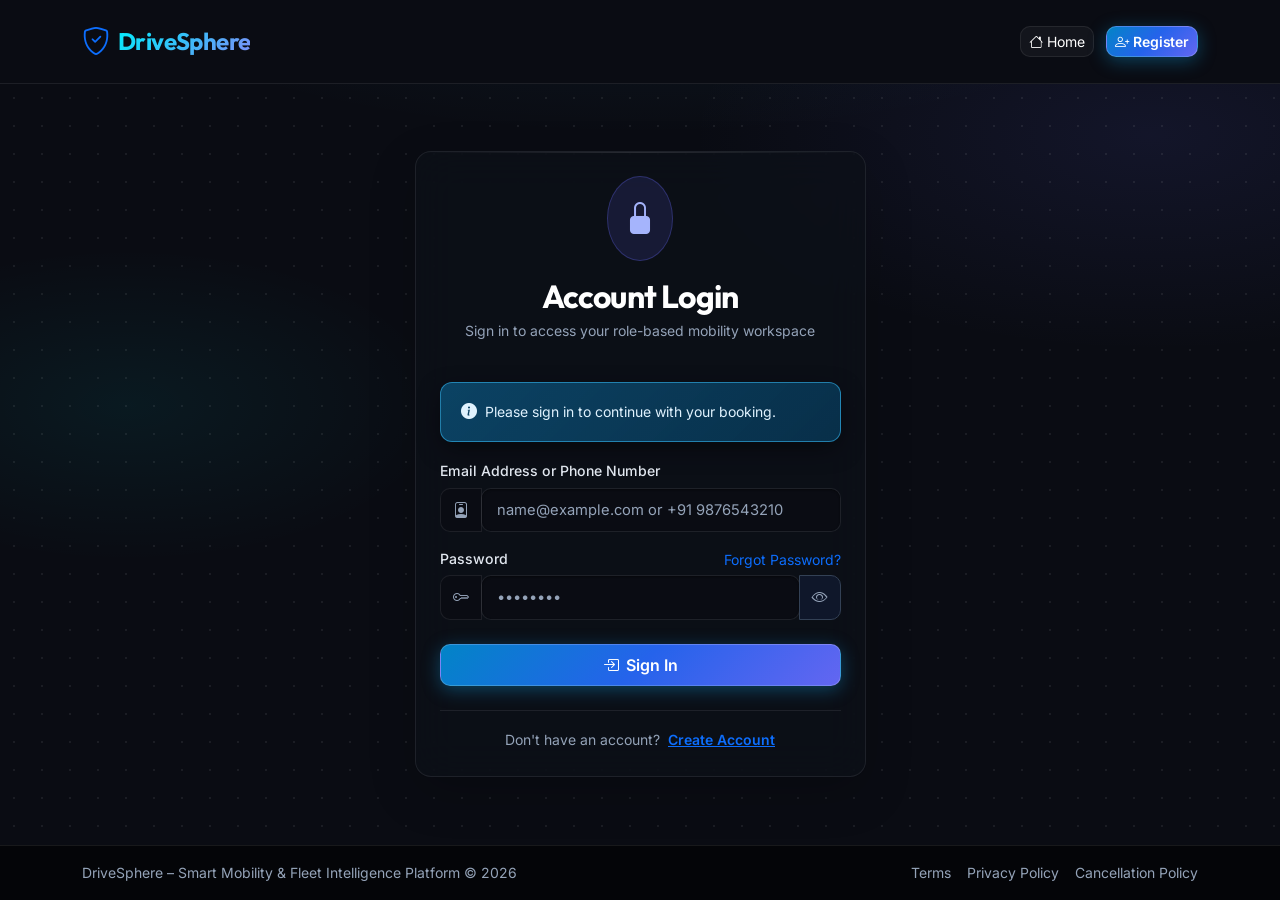
<file: frontend/driver/index.html>
<!DOCTYPE html>
<html lang="en">
<head>
    <meta charset="UTF-8">
    <meta name="viewport" content="width=device-width, initial-scale=1.0">
    <title>Driver Partner Console – DriveSphere</title>
    <!-- Google Fonts -->
    <link rel="preconnect" href="https://fonts.googleapis.com">
    <link rel="preconnect" href="https://fonts.gstatic.com" crossorigin>
    <link href="https://fonts.googleapis.com/css2?family=Inter:wght@300;400;500;600;700&family=Outfit:wght@500;600;700;800&display=swap" rel="stylesheet">
    <!-- Bootstrap 5 CSS & Icons -->
    <link href="https://cdn.jsdelivr.net/npm/bootstrap@5.3.3/dist/css/bootstrap.min.css" rel="stylesheet">
    <link href="https://cdn.jsdelivr.net/npm/bootstrap-icons@1.11.3/font/bootstrap-icons.min.css" rel="stylesheet">
    <!-- Custom Theme CSS & Manager -->
    <link rel="stylesheet" href="../assets/css/style.css">
    <script src="../assets/js/theme.js"></script>
</head>
<body class="bg-dark text-light">

    <!-- Driver Navigation -->
    <nav class="navbar navbar-expand-lg navbar-dark bg-surface border-bottom border-secondary sticky-top py-2">
        <div class="container-fluid px-4">
            <a class="navbar-brand d-flex align-items-center" href="index.html">
                <i class="bi bi-shield-check text-primary fs-3 me-2"></i>
                <span class="brand-font fs-5 text-gradient">DriveSphere</span>
                <span class="badge bg-warning-subtle text-warning ms-2" style="font-size: 0.72rem;">Driver Console</span>
            </a>

            <div class="d-flex align-items-center gap-3 ms-auto">
                <!-- Presence Status Pill & Online/Offline Buttons -->
                <div class="d-flex align-items-center gap-2">
                    <span id="driver-presence-pill" class="badge badge-presence-offline py-2 px-3">
                        <i class="bi bi-circle-fill me-1" style="font-size:0.5rem;"></i><span id="driver-status-text">OFFLINE</span>
                    </span>
                    <button id="btn-go-online" class="btn btn-sm btn-success fw-semibold" onclick="handleGoOnline()">
                        <i class="bi bi-broadcast me-1"></i>Go Online
                    </button>
                    <button id="btn-go-offline" class="btn btn-sm btn-outline-secondary fw-semibold d-none" onclick="handleGoOffline()">
                        <i class="bi bi-power me-1"></i>Go Offline
                    </button>
                </div>

                <!-- User Profile Dropdown -->
                <div class="dropdown">
                    <button class="btn btn-outline-light btn-sm dropdown-toggle d-flex align-items-center" type="button" data-bs-toggle="dropdown">
                        <i class="bi bi-person-badge text-warning fs-5 me-2"></i>
                        <span id="nav-driver-name">Driver Partner</span>
                    </button>
                    <ul class="dropdown-menu dropdown-menu-end dropdown-menu-dark">
                        <li><a class="dropdown-item" href="../index.html"><i class="bi bi-globe me-2"></i>Public Portal</a></li>
                        <li><hr class="dropdown-divider"></li>
                        <li><a class="dropdown-item text-danger" href="javascript:Auth.logout()"><i class="bi bi-box-arrow-right me-2"></i>Logout</a></li>
                    </ul>
                </div>
            </div>
        </div>
    </nav>

    <!-- Main Content -->
    <main class="container-fluid px-4 py-4">
        <!-- Verification Banner (If Pending) -->
        <div id="verif-alert-banner" class="alert alert-warning border-warning d-flex justify-content-between align-items-center d-none rounded-3 mb-4">
            <div>
                <i class="bi bi-exclamation-triangle-fill fs-5 me-2"></i>
                <strong>Driver Verification Pending:</strong> Complete your document upload to unlock passenger dispatch bookings.
            </div>
            <button class="btn btn-warning btn-sm fw-bold" data-bs-toggle="modal" data-bs-target="#uploadDocModal">
                <i class="bi bi-upload me-1"></i> Upload Documents
            </button>
        </div>

        <div class="row g-4 mb-4">
            <!-- Left: Driver Profile & Trust Score Card -->
            <div class="col-lg-5">
                <div class="card bg-surface border-secondary p-4 rounded-4 shadow-sm h-100">
                    <div class="d-flex align-items-center mb-4">
                        <img id="driver-avatar" src="https://images.unsplash.com/photo-1500648767791-00dcc994a43e?auto=format&fit=crop&w=150&q=80" 
                             class="rounded-circle border border-primary p-1 me-3" width="72" height="72" style="object-fit:cover;">
                        <div>
                            <h4 id="driver-profile-name" class="brand-font text-white mb-0">Driver Partner</h4>
                            <div class="text-muted small" id="driver-license">DL: —</div>
                            <div class="mt-1">
                                <span id="driver-verif-badge" class="badge bg-secondary">VERIFICATION PENDING</span>
                                <span class="text-warning small ms-2"><i class="bi bi-star-fill me-1"></i><strong id="driver-rating">—</strong>/5.0</span>
                            </div>
                        </div>
                    </div>

                    <!-- Driver Trust Score Gauge Section -->
                    <div class="p-3 bg-dark rounded-3 border border-secondary mb-4">
                        <div class="d-flex justify-content-between align-items-center mb-2">
                            <span class="small text-muted fw-bold text-uppercase"><i class="bi bi-shield-check text-info me-1"></i> Driver Trust Score</span>
                            <span id="trust-level-badge" class="badge bg-secondary">PENDING</span>
                        </div>
                        <div class="d-flex align-items-baseline mb-2">
                            <h1 id="trust-score-number" class="brand-font text-gradient mb-0 me-2">—</h1>
                            <span class="text-muted small">/ 100</span>
                        </div>
                        <div class="progress bg-secondary mb-3" style="height: 10px;">
                            <div id="trust-score-progress" class="progress-bar bg-primary" role="progressbar" style="width: 0%;"></div>
                        </div>
                        <div class="small text-muted" id="trust-score-explanation" style="font-size: 0.8rem; line-height: 1.4;">
                            Trust score will be calculated upon document verification and completed trip feedback.
                        </div>
                    </div>

                    <!-- Real Driver Stats -->
                    <div class="row g-2 text-center">
                        <div class="col-4">
                            <div class="p-2 bg-dark rounded-3 border border-secondary">
                                <div class="kpi-label text-muted" style="font-size: 0.72rem;">TOTAL TRIPS</div>
                                <div id="stat-total-trips" class="fw-bold text-white fs-5">0</div>
                            </div>
                        </div>
                        <div class="col-4">
                            <div class="p-2 bg-dark rounded-3 border border-secondary">
                                <div class="kpi-label text-muted" style="font-size: 0.72rem;">DAILY RATE</div>
                                <div id="stat-daily-rate" class="fw-bold text-success fs-5">₹—</div>
                            </div>
                        </div>
                        <div class="col-4">
                            <div class="p-2 bg-dark rounded-3 border border-secondary">
                                <div class="kpi-label text-muted" style="font-size: 0.72rem;">CANCELLATION</div>
                                <div id="stat-cancel-rate" class="fw-bold text-info fs-5">0.0%</div>
                            </div>
                        </div>
                    </div>
                </div>
            </div>

            <!-- Right: Assigned Bookings & Active Trips -->
            <div class="col-lg-7">
                <div class="card bg-surface border-secondary p-4 rounded-4 shadow-sm h-100">
                    <h5 class="brand-font text-white mb-3"><i class="bi bi-geo-alt-fill text-primary me-2"></i>My Trip Assignments</h5>
                    <div class="table-responsive">
                        <table class="table table-dark table-hover align-middle border-secondary mb-0">
                            <thead>
                                <tr class="text-muted small">
                                    <th>Ref</th>
                                    <th>Vehicle</th>
                                    <th>Customer</th>
                                    <th>Route</th>
                                    <th>Dates</th>
                                    <th>Status</th>
                                    <th>Action</th>
                                </tr>
                            </thead>
                            <tbody id="driver-trips-tbody">
                                <tr><td colspan="7" class="text-center py-4 text-muted">Loading assigned trips...</td></tr>
                            </tbody>
                        </table>
                    </div>
                </div>
            </div>
        </div>
    </main>

    <!-- Upload Verification Documents Modal -->
    <div class="modal fade" id="uploadDocModal" tabindex="-1" aria-hidden="true">
        <div class="modal-dialog modal-dialog-centered">
            <div class="modal-content bg-surface border-secondary text-light">
                <div class="modal-header border-secondary">
                    <h5 class="modal-title brand-font text-white"><i class="bi bi-file-earmark-arrow-up text-primary me-2"></i>Submit Verification Documents</h5>
                    <button type="button" class="btn-close btn-close-white" data-bs-dismiss="modal"></button>
                </div>
                <div class="modal-body p-4">
                    <form id="doc-upload-form">
                        <div class="mb-3">
                            <label class="form-label small text-muted">Aadhaar / National ID Document (PDF or Image)</label>
                            <input type="file" id="doc-id-file" class="form-control form-control-sm bg-dark text-white border-secondary mb-1" accept="image/*,application/pdf">
                            <input type="url" id="doc-id-url" class="form-control form-control-sm bg-dark text-white border-secondary small" placeholder="Or document URL">
                        </div>
                        <div class="mb-3">
                            <label class="form-label small text-muted">Commercial Driving License (PDF or Image)</label>
                            <input type="file" id="doc-license-file" class="form-control form-control-sm bg-dark text-white border-secondary mb-1" accept="image/*,application/pdf">
                            <input type="url" id="doc-license-url" class="form-control form-control-sm bg-dark text-white border-secondary small" placeholder="Or document URL">
                        </div>
                        <div class="mb-3">
                            <label class="form-label small text-muted">Police Verification Certificate</label>
                            <input type="file" id="doc-police-file" class="form-control form-control-sm bg-dark text-white border-secondary mb-1" accept="image/*,application/pdf">
                            <input type="url" id="doc-police-url" class="form-control form-control-sm bg-dark text-white border-secondary small" placeholder="Or document URL">
                        </div>
                        <div class="mb-3">
                            <label class="form-label small text-muted">Medical & Eye Fitness Certificate</label>
                            <input type="file" id="doc-medical-file" class="form-control form-control-sm bg-dark text-white border-secondary mb-1" accept="image/*,application/pdf">
                            <input type="url" id="doc-medical-url" class="form-control form-control-sm bg-dark text-white border-secondary small" placeholder="Or document URL">
                        </div>
                        <button type="submit" id="doc-submit-btn" class="btn btn-primary w-100 py-2 fw-semibold">
                            <i class="bi bi-cloud-arrow-up me-2"></i>Upload & Submit for Admin Review
                        </button>
                    </form>
                </div>
            </div>
        </div>
    </div>

    <!-- Scripts -->
    <script src="https://cdn.jsdelivr.net/npm/bootstrap@5.3.3/dist/js/bootstrap.bundle.min.js"></script>
    <script src="../assets/js/api.js?v=2.3"></script>
    <script src="../assets/js/auth.js?v=2.3"></script>
    <script>
        let currentDriver = null;
        let heartbeatInterval = null;
        let activeWatchId = null;

        document.addEventListener('DOMContentLoaded', async () => {
            if (!Auth.requireAuth(['ROLE_DRIVER', 'ROLE_ADMIN'])) return;

            await loadDriverProfile();
            setupDriverEvents();
        });

        function updatePresenceUI(online, available) {
            const pill = document.getElementById('driver-presence-pill');
            const text = document.getElementById('driver-status-text');
            const btnOnline = document.getElementById('btn-go-online');
            const btnOffline = document.getElementById('btn-go-offline');

            if (!online) {
                pill.className = 'badge badge-presence-offline py-2 px-3';
                text.innerText = 'OFFLINE';
                btnOnline.classList.remove('d-none');
                btnOffline.classList.add('d-none');
                stopHeartbeat();
            } else if (available) {
                pill.className = 'badge badge-presence-available py-2 px-3';
                text.innerText = 'ONLINE — AVAILABLE';
                btnOnline.classList.add('d-none');
                btnOffline.classList.remove('d-none');
                startHeartbeat();
            } else {
                pill.className = 'badge badge-presence-busy py-2 px-3';
                text.innerText = 'ONLINE — BUSY';
                btnOnline.classList.add('d-none');
                btnOffline.classList.remove('d-none');
                startHeartbeat();
            }
        }

        function startHeartbeat() {
            if (heartbeatInterval) return;
            // Immediate pulse
            API.drivers.sendHeartbeat().catch(err => console.debug('Heartbeat initial pulse:', err));
            // 35s recurring interval
            heartbeatInterval = setInterval(async () => {
                try {
                    await API.drivers.sendHeartbeat();
                } catch (err) {
                    console.warn('Driver heartbeat error:', err);
                }
            }, 35000);
        }

        function stopHeartbeat() {
            if (heartbeatInterval) {
                clearInterval(heartbeatInterval);
                heartbeatInterval = null;
            }
        }

        async function handleGoOnline() {
            try {
                const res = await API.drivers.setOnlineStatus(true);
                currentDriver = res.data;
                updatePresenceUI(currentDriver.online, currentDriver.available);
                API.showToast('You are now Online and available for dispatch.', 'success');
            } catch (err) {
                API.showToast(err.message || 'Failed to go online.', 'danger');
            }
        }

        async function handleGoOffline() {
            try {
                const res = await API.drivers.setOnlineStatus(false);
                currentDriver = res.data;
                updatePresenceUI(currentDriver.online, currentDriver.available);
                API.showToast('You are now Offline. You will not receive new dispatch requests.', 'info');
            } catch (err) {
                API.showToast(err.message || 'Failed to go offline.', 'danger');
            }
        }

        async function loadDriverProfile() {
            try {
                const res = await API.get('/drivers/me');
                currentDriver = res.data;

                document.getElementById('nav-driver-name').innerText = currentDriver.fullName || 'Driver Partner';
                document.getElementById('driver-profile-name').innerText = currentDriver.fullName || 'Driver Partner';
                document.getElementById('driver-license').innerText = 'DL: ' + (currentDriver.licenseNumber || '—');
                
                // Real rating - no fake 4.9
                const ratingEl = document.getElementById('driver-rating');
                if (currentDriver.rating && Number(currentDriver.rating) > 0) {
                    ratingEl.innerText = Number(currentDriver.rating).toFixed(1);
                } else {
                    ratingEl.innerText = 'No ratings yet';
                }

                document.getElementById('stat-total-trips').innerText = currentDriver.totalTrips || 0;
                document.getElementById('stat-daily-rate').innerText = currentDriver.dailyRate ? '₹' + currentDriver.dailyRate : '₹—';
                document.getElementById('stat-cancel-rate').innerText = (currentDriver.cancellationRate || 0) + '%';

                if (currentDriver.profilePhotoUrl) {
                    document.getElementById('driver-avatar').src = currentDriver.profilePhotoUrl;
                }

                // Verification status
                const vBadge = document.getElementById('driver-verif-badge');
                vBadge.innerText = currentDriver.verificationStatus || 'PENDING';
                if (currentDriver.verificationStatus === 'APPROVED') {
                    vBadge.className = 'badge bg-success';
                    document.getElementById('verif-alert-banner').classList.add('d-none');
                } else {
                    vBadge.className = 'badge bg-warning text-dark';
                    document.getElementById('verif-alert-banner').classList.remove('d-none');
                }

                // Presence UI
                updatePresenceUI(currentDriver.online, currentDriver.available);

                // Trust Score
                if (currentDriver.trustScore && currentDriver.trustScore.overallScore != null) {
                    const ts = currentDriver.trustScore;
                    document.getElementById('trust-score-number').innerText = ts.overallScore;
                    document.getElementById('trust-level-badge').innerText = ts.trustLevel;
                    document.getElementById('trust-score-progress').style.width = Math.min(100, Math.max(0, ts.overallScore)) + '%';
                    document.getElementById('trust-score-explanation').innerText = ts.explanation || 'Calculated from completed trip ratings, cancellations, and verification status.';
                } else {
                    document.getElementById('trust-score-number').innerText = '—';
                    document.getElementById('trust-level-badge').innerText = 'PENDING';
                    document.getElementById('trust-score-progress').style.width = '0%';
                    document.getElementById('trust-score-explanation').innerText = 'Trust score requires completed bookings and document verification.';
                }

                await loadAssignedTrips();
            } catch (err) {
                console.error('Driver profile loading failed:', err);
            }
        }

        async function loadAssignedTrips() {
            if (!currentDriver) return;
            try {
                const res = await API.get('/bookings/driver/' + currentDriver.id);
                const trips = res.data || [];
                const tbody = document.getElementById('driver-trips-tbody');

                if (trips.length === 0) {
                    tbody.innerHTML = `<tr><td colspan="7" class="text-center py-4 text-muted">No assigned trips currently. Ensure your status is Online.</td></tr>`;
                    return;
                }

                tbody.innerHTML = trips.map(t => `
                    <tr>
                        <td><span class="font-monospace text-info">${t.bookingReference}</span></td>
                        <td>${t.vehicle ? t.vehicle.displayName : 'Vehicle'}</td>
                        <td>${t.customer ? t.customer.fullName : 'Customer'}</td>
                        <td class="small text-muted">${t.pickupLocation || '—'} &rarr; ${t.dropLocation || '—'}</td>
                        <td class="small text-white">${t.startDateTime ? t.startDateTime.replace('T', ' ') : ''}</td>
                        <td><span class="badge ${t.bookingStatus === 'ACTIVE' ? 'bg-success' : t.bookingStatus === 'CONFIRMED' ? 'bg-primary' : 'bg-secondary'}">${t.bookingStatus}</span></td>
                        <td>
                            <div class="btn-group btn-group-sm">
                                ${t.bookingStatus === 'CONFIRMED' ? `<button class="btn btn-sm btn-success" onclick="startTrip(${t.id})"><i class="bi bi-play-fill me-1"></i>Start Trip</button>` : ''}
                                ${t.bookingStatus === 'ACTIVE' ? `
                                    ${activeGpsBookingId === t.id ? `
                                        <button class="btn btn-sm btn-danger text-white animate-pulse" onclick="stopLiveGpsStreaming(${t.id})" title="Stop continuous GPS streaming">
                                            <i class="bi bi-stop-circle-fill me-1"></i>Stop GPS
                                        </button>
                                    ` : `
                                        <button class="btn btn-sm btn-info text-white" onclick="startLiveGpsStreaming(${t.id}, ${t.vehicle ? t.vehicle.id : 'null'})" title="Broadcast continuous device GPS coordinates">
                                            <i class="bi bi-geo-alt-fill me-1"></i>Start GPS
                                        </button>
                                    `}
                                    <button class="btn btn-sm btn-warning text-dark" onclick="completeTrip(${t.id})">
                                        <i class="bi bi-flag-fill me-1"></i>Complete
                                    </button>
                                ` : ''}
                                ${t.bookingStatus === 'COMPLETED' ? `<span class="badge bg-secondary">Completed</span>` : ''}
                            </div>
                        </td>
                    </tr>
                `).join('');
            } catch (err) {
                console.error('Assigned trips loading error:', err);
            }
        }

        let activeGpsWatchId = null;
        let activeGpsBookingId = null;
        let lastGpsSentTime = 0;

        async function startLiveGpsStreaming(bookingId, vehicleId) {
            if (!navigator.geolocation) {
                API.showToast('Geolocation is not supported by your browser.', 'warning');
                return;
            }

            if (activeGpsWatchId) {
                stopLiveGpsStreaming(activeGpsBookingId);
            }

            API.showToast('Connecting to device GPS sensor for continuous telemetry...', 'info');

            try {
                // Ensure trip tracking entity exists for this booking
                const tripRes = await API.trips.getByBooking(bookingId);
                const trip = tripRes.data;
                if (!trip) {
                    API.showToast('No active trip tracking entity found for booking.', 'warning');
                    return;
                }

                activeGpsBookingId = bookingId;
                renderAssignedTrips(); // update button state to Stop

                activeGpsWatchId = navigator.geolocation.watchPosition(async (pos) => {
                    const now = Date.now();
                    // Throttle GPS updates to once every 5 seconds to prevent spamming
                    if (now - lastGpsSentTime < 5000) {
                        return;
                    }
                    lastGpsSentTime = now;

                    try {
                        const speedKmh = (pos.coords.speed != null && pos.coords.speed >= 0)
                                ? (pos.coords.speed * 3.6).toFixed(1)
                                : 0;
                        const heading = (pos.coords.heading != null && !isNaN(pos.coords.heading))
                                ? pos.coords.heading.toFixed(1)
                                : 0;

                        await API.trips.updateLocation({
                            tripId: trip.id,
                            vehicleId: vehicleId,
                            latitude: pos.coords.latitude,
                            longitude: pos.coords.longitude,
                            speedKmh: speedKmh,
                            headingDegrees: heading
                        });

                        console.log(`[GPS Watch] Broadcasted coords: ${pos.coords.latitude.toFixed(5)}, ${pos.coords.longitude.toFixed(5)} at ${speedKmh} km/h`);
                    } catch (err) {
                        console.warn('GPS location push failed:', err.message);
                    }
                }, (err) => {
                    console.error('Device GPS watch error:', err);
                    API.showToast('Device GPS error: ' + err.message, 'warning');
                }, {
                    enableHighAccuracy: true,
                    timeout: 10000,
                    maximumAge: 3000
                });

                API.showToast('Live GPS streaming active! Coordinates are broadcasting every ~5s.', 'success');
            } catch (err) {
                API.showToast('Could not initiate GPS streaming: ' + err.message, 'danger');
                stopLiveGpsStreaming(bookingId);
            }
        }

        function stopLiveGpsStreaming(bookingId) {
            if (activeGpsWatchId !== null) {
                navigator.geolocation.clearWatch(activeGpsWatchId);
                activeGpsWatchId = null;
            }
            activeGpsBookingId = null;
            renderAssignedTrips();
            API.showToast('Live GPS streaming paused for trip.', 'info');
        }

        window.startLiveGpsStreaming = startLiveGpsStreaming;
        window.stopLiveGpsStreaming = stopLiveGpsStreaming;
        window.addEventListener('beforeunload', () => {
            if (activeGpsWatchId !== null) {
                navigator.geolocation.clearWatch(activeGpsWatchId);
            }
        });

        function setupDriverEvents() {
            async function uploadFileIfNeeded(fileInputId, urlInputId, documentType) {
                const fileInput = document.getElementById(fileInputId);
                if (fileInput && fileInput.files && fileInput.files.length > 0) {
                    const formData = new FormData();
                    formData.append('file', fileInput.files[0]);
                    formData.append('documentType', documentType);
                    const res = await API.upload('/documents/upload', formData);
                    if (res.data && res.data.fileDownloadUri) {
                        document.getElementById(urlInputId).value = res.data.fileDownloadUri;
                        return res.data.fileDownloadUri;
                    }
                }
                return document.getElementById(urlInputId).value.trim();
            }

            // Document Upload Form
            document.getElementById('doc-upload-form').addEventListener('submit', async (e) => {
                e.preventDefault();
                if (!currentDriver) return;

                const submitBtn = document.getElementById('doc-submit-btn');
                submitBtn.disabled = true;
                submitBtn.innerHTML = '<span class="spinner-border spinner-border-sm me-2"></span>Uploading documents...';

                try {
                    const idUrl = await uploadFileIfNeeded('doc-id-file', 'doc-id-url', 'IDENTITY');
                    const licenseUrl = await uploadFileIfNeeded('doc-license-file', 'doc-license-url', 'DRIVING_LICENSE');
                    const policeUrl = await uploadFileIfNeeded('doc-police-file', 'doc-police-url', 'POLICE_VERIFICATION');
                    const medicalUrl = await uploadFileIfNeeded('doc-medical-file', 'doc-medical-url', 'MEDICAL_FITNESS');

                    const payload = {
                        identityDocUrl: idUrl,
                        licenseDocUrl: licenseUrl,
                        policeVerificationDocUrl: policeUrl,
                        medicalFitnessDocUrl: medicalUrl
                    };

                    await API.post('/verifications/driver/' + currentDriver.id, payload);
                    bootstrap.Modal.getInstance(document.getElementById('uploadDocModal')).hide();
                    API.showToast('Verification documents uploaded & submitted for admin review!', 'success');
                    await loadDriverProfile();
                } catch (err) {
                    API.showToast(err.message, 'danger');
                } finally {
                    submitBtn.disabled = false;
                    submitBtn.innerHTML = '<i class="bi bi-cloud-arrow-up me-2"></i>Upload & Submit for Admin Review';
                }
            });
        }

        async function startTrip(bookingId) {
            try {
                await API.post('/bookings/' + bookingId + '/pickup');
                API.showToast('Trip started! Passenger pickup recorded.', 'success');
                await loadDriverProfile();
            } catch (err) {
                API.showToast(err.message, 'danger');
            }
        }

        async function completeTrip(bookingId) {
            try {
                await API.post('/bookings/' + bookingId + '/return');
                API.showToast('Trip completed successfully!', 'success');
                await loadDriverProfile();
            } catch (err) {
                API.showToast(err.message, 'danger');
            }
        }
    </script>
</body>
</html>
</file>
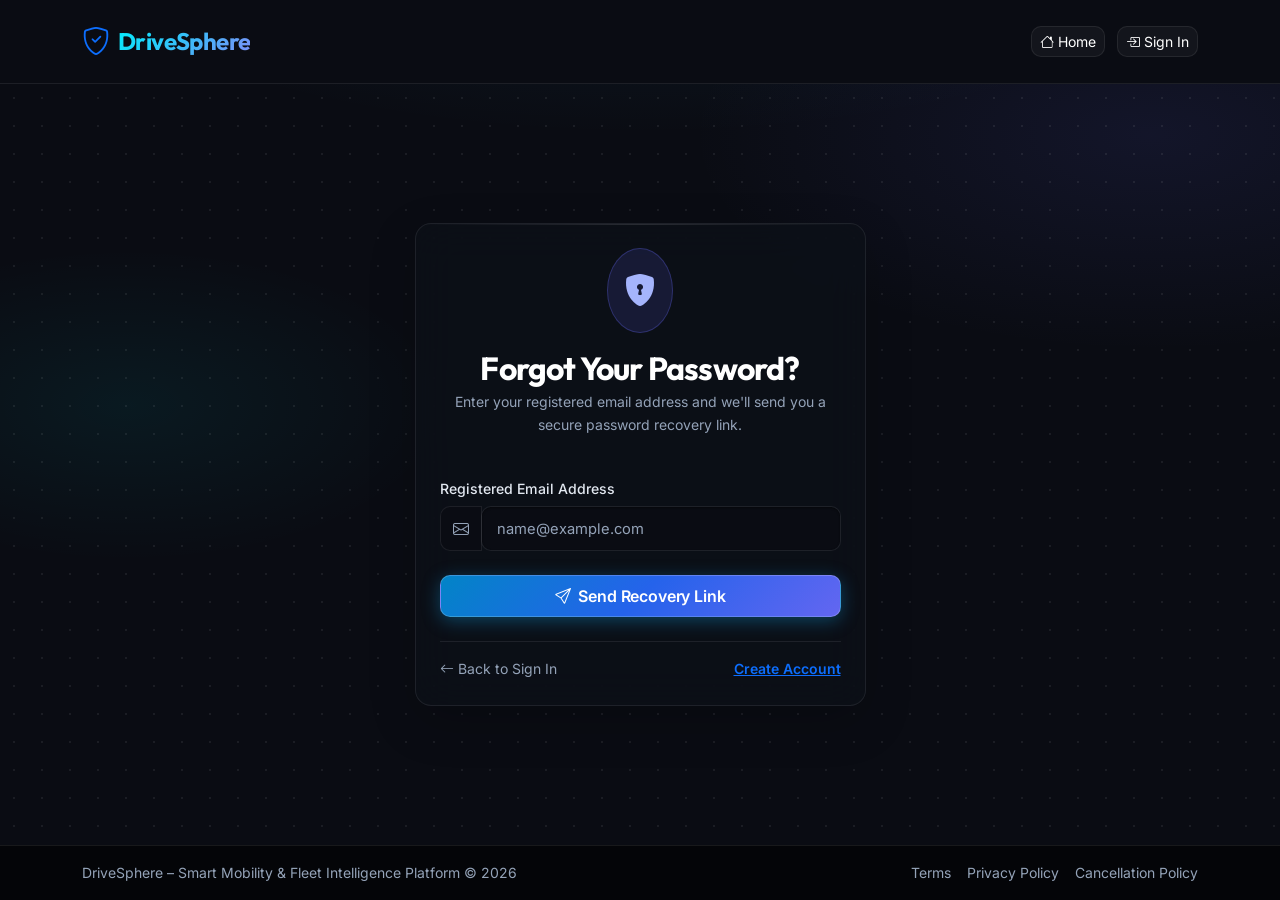
<file: frontend/forgot-password.html>
<!DOCTYPE html>
<html lang="en">
<head>
    <meta charset="UTF-8">
    <meta name="viewport" content="width=device-width, initial-scale=1.0">
    <title>DriveSphere – Forgot Password</title>
    <!-- Google Fonts -->
    <link rel="preconnect" href="https://fonts.googleapis.com">
    <link rel="preconnect" href="https://fonts.gstatic.com" crossorigin>
    <link href="https://fonts.googleapis.com/css2?family=Inter:wght@300;400;500;600;700&family=Outfit:wght@500;600;700;800&display=swap" rel="stylesheet">
    <!-- Bootstrap 5 CSS & Icons -->
    <link href="https://cdn.jsdelivr.net/npm/bootstrap@5.3.3/dist/css/bootstrap.min.css" rel="stylesheet">
    <link href="https://cdn.jsdelivr.net/npm/bootstrap-icons@1.11.3/font/bootstrap-icons.min.css" rel="stylesheet">
    <!-- Custom Theme CSS & Manager -->
    <link rel="stylesheet" href="assets/css/style.css">
    <script src="assets/js/theme.js"></script>
</head>
<body class="bg-dark text-light d-flex flex-column min-vh-100 justify-content-between">

    <!-- Top Navigation -->
    <nav class="navbar navbar-expand-lg navbar-dark bg-dark border-bottom border-secondary py-3">
        <div class="container">
            <a class="navbar-brand d-flex align-items-center" href="index.html">
                <i class="bi bi-shield-check text-primary fs-3 me-2"></i>
                <span class="brand-font fs-4 text-gradient">DriveSphere</span>
            </a>
            <div class="d-flex align-items-center gap-2">
                <a href="index.html" class="btn btn-outline-secondary btn-sm me-1"><i class="bi bi-house me-1"></i>Home</a>
                <a href="login.html" id="nav-sign-in" class="btn btn-outline-light btn-sm"><i class="bi bi-box-arrow-in-right me-1"></i>Sign In</a>
            </div>
        </div>
    </nav>

    <!-- Main Recovery Container -->
    <main class="container my-5">
        <div class="row justify-content-center">
            <div class="col-lg-5 col-md-8">
                <div class="card bg-surface border-secondary shadow-lg p-4 rounded-4">
                    <div class="text-center mb-4">
                        <div class="bg-primary-subtle text-primary rounded-circle d-inline-flex p-3 mb-3">
                            <i class="bi bi-shield-lock-fill fs-2"></i>
                        </div>
                        <h2 class="brand-font text-white mb-1">Forgot Your Password?</h2>
                        <p class="text-secondary small">Enter your registered email address and we'll send you a secure password recovery link.</p>
                    </div>

                    <!-- Alerts with High-Contrast Dark Styling -->
                    <div id="forgot-alert" class="alert alert-danger d-none py-3 px-3 mb-3" role="alert">
                        <div class="d-flex align-items-start">
                            <i class="bi bi-exclamation-triangle-fill fs-5 alert-icon me-2 mt-1"></i>
                            <div id="forgot-alert-text" class="alert-body small"></div>
                        </div>
                    </div>

                    <div id="forgot-success" class="alert alert-success d-none py-3 px-3 mb-4" role="alert">
                        <div class="d-flex align-items-start">
                            <i class="bi bi-check-circle-fill fs-4 alert-icon me-3 mt-1"></i>
                            <div>
                                <div class="alert-heading fs-6 mb-1">Recovery Instructions Dispatched</div>
                                <div id="forgot-success-text" class="alert-body small mb-2">If an account exists for this email address, you will receive password recovery instructions shortly.</div>
                                <div class="alert-secondary-text small">
                                    <i class="bi bi-clock-history me-1"></i>The reset link expires in <strong>15 minutes</strong>. Check your spam/junk folder if you do not see it in your inbox.
                                </div>
                            </div>
                        </div>
                    </div>

                    <!-- Guidance Banner when arriving via phone login attempt -->
                    <div id="phone-guide-alert" class="alert alert-info d-none py-3 px-3 mb-3" role="alert">
                        <div class="d-flex align-items-start">
                            <i class="bi bi-info-circle-fill fs-5 alert-icon me-2 mt-1"></i>
                            <div class="alert-body small">
                                You entered a phone number on the sign-in page. For your account's protection, password recovery is completed via your <strong>registered email address</strong>. Please enter your email below to receive recovery instructions.
                            </div>
                        </div>
                    </div>

                    <form id="forgot-form">
                        <div class="mb-4">
                            <label for="recovery-email" class="form-label text-light small fw-medium">Registered Email Address</label>
                            <div class="input-group">
                                <span class="input-group-text bg-dark border-secondary text-secondary"><i class="bi bi-envelope"></i></span>
                                <input type="email" class="form-control bg-dark text-white border-secondary" id="recovery-email" placeholder="name@example.com" required autocomplete="email">
                            </div>
                        </div>

                        <button type="submit" id="forgot-btn" class="btn btn-primary w-100 py-2 fw-semibold">
                            <span id="forgot-btn-text"><i class="bi bi-send me-2"></i>Send Recovery Link</span>
                            <span id="forgot-spinner" class="spinner-border spinner-border-sm d-none" role="status"></span>
                        </button>
                    </form>

                    <div class="text-center mt-4 pt-3 border-top border-secondary d-flex justify-content-between align-items-center">
                        <a href="login.html" id="back-to-login" class="text-secondary small text-decoration-none">
                            <i class="bi bi-arrow-left me-1"></i>Back to Sign In
                        </a>
                        <a href="register.html" class="text-primary small fw-semibold">
                            Create Account
                        </a>
                    </div>
                </div>
            </div>
        </div>
    </main>

    <!-- Footer -->
    <footer class="py-3 border-top border-secondary text-center text-muted small">
        <div class="container d-flex flex-column flex-md-row justify-content-between align-items-center gap-2">
            <div>DriveSphere – Smart Mobility &amp; Fleet Intelligence Platform &copy; 2026</div>
            <div class="d-flex gap-3">
                <a href="terms.html" class="text-muted text-decoration-none">Terms</a>
                <a href="privacy.html" class="text-muted text-decoration-none">Privacy Policy</a>
                <a href="refund-policy.html" class="text-muted text-decoration-none">Cancellation Policy</a>
            </div>
        </div>
    </footer>

    <!-- Bootstrap JS & App Scripts -->
    <script src="https://cdn.jsdelivr.net/npm/bootstrap@5.3.3/dist/js/bootstrap.bundle.min.js"></script>
    <script src="assets/js/api.js?v=2.3"></script>
    <script>
        document.addEventListener('DOMContentLoaded', () => {
            const form = document.getElementById('forgot-form');
            const emailInput = document.getElementById('recovery-email');
            const alertBox = document.getElementById('forgot-alert');
            const alertText = document.getElementById('forgot-alert-text');
            const successBox = document.getElementById('forgot-success');
            const successText = document.getElementById('forgot-success-text');
            const forgotBtn = document.getElementById('forgot-btn');
            const btnText = document.getElementById('forgot-btn-text');
            const spinner = document.getElementById('forgot-spinner');
            const backToLoginLink = document.getElementById('back-to-login');
            const navSignInLink = document.getElementById('nav-sign-in');

            // 1. Automatically carry & populate email or show phone identifier guidance
            const params = new URLSearchParams(window.location.search);
            const prefillEmail = params.get('email');
            const prefillIdentifier = params.get('identifier');
            const identifierType = params.get('type');
            const phoneGuideBox = document.getElementById('phone-guide-alert');

            if (prefillEmail) {
                const cleanedEmail = prefillEmail.trim();
                emailInput.value = cleanedEmail;
                updateReturnLinks(cleanedEmail);
            } else if (prefillIdentifier && identifierType === 'phone') {
                // User arrived from login page having entered a phone number
                if (phoneGuideBox) {
                    phoneGuideBox.classList.remove('d-none');
                }
                updateReturnLinks(prefillIdentifier.trim());
            }

            function updateReturnLinks(identifierVal) {
                const target = identifierVal ? `login.html?email=${encodeURIComponent(identifierVal)}` : 'login.html';
                if (backToLoginLink) backToLoginLink.href = target;
                if (navSignInLink) navSignInLink.href = target;
            }

            emailInput.addEventListener('input', () => {
                updateReturnLinks(emailInput.value.trim());
            });

            form.addEventListener('submit', async (e) => {
                e.preventDefault();
                alertBox.classList.add('d-none');
                successBox.classList.add('d-none');

                const email = emailInput.value.trim().toLowerCase();
                if (!email) {
                    alertText.textContent = 'Please enter your registered email address.';
                    alertBox.classList.remove('d-none');
                    return;
                }

                btnText.classList.add('d-none');
                spinner.classList.remove('d-none');
                forgotBtn.disabled = true;

                try {
                    await API.post('/auth/forgot-password', { email });
                    successText.innerHTML = `If an account exists for <strong>${escapeHtml(email)}</strong>, password recovery instructions have been dispatched.`;
                    successBox.classList.remove('d-none');
                    // Scroll to alert for maximum accessibility
                    successBox.scrollIntoView({ behavior: 'smooth', block: 'nearest' });
                } catch (err) {
                    alertText.textContent = err.message || "We couldn't complete your request right now. Please try again in a moment.";
                    alertBox.classList.remove('d-none');
                } finally {
                    btnText.classList.remove('d-none');
                    spinner.classList.add('d-none');
                    forgotBtn.disabled = false;
                }
            });

            function escapeHtml(text) {
                const div = document.createElement('div');
                div.textContent = text;
                return div.innerHTML;
            }
        });
    </script>
</body>
</html>
</file>
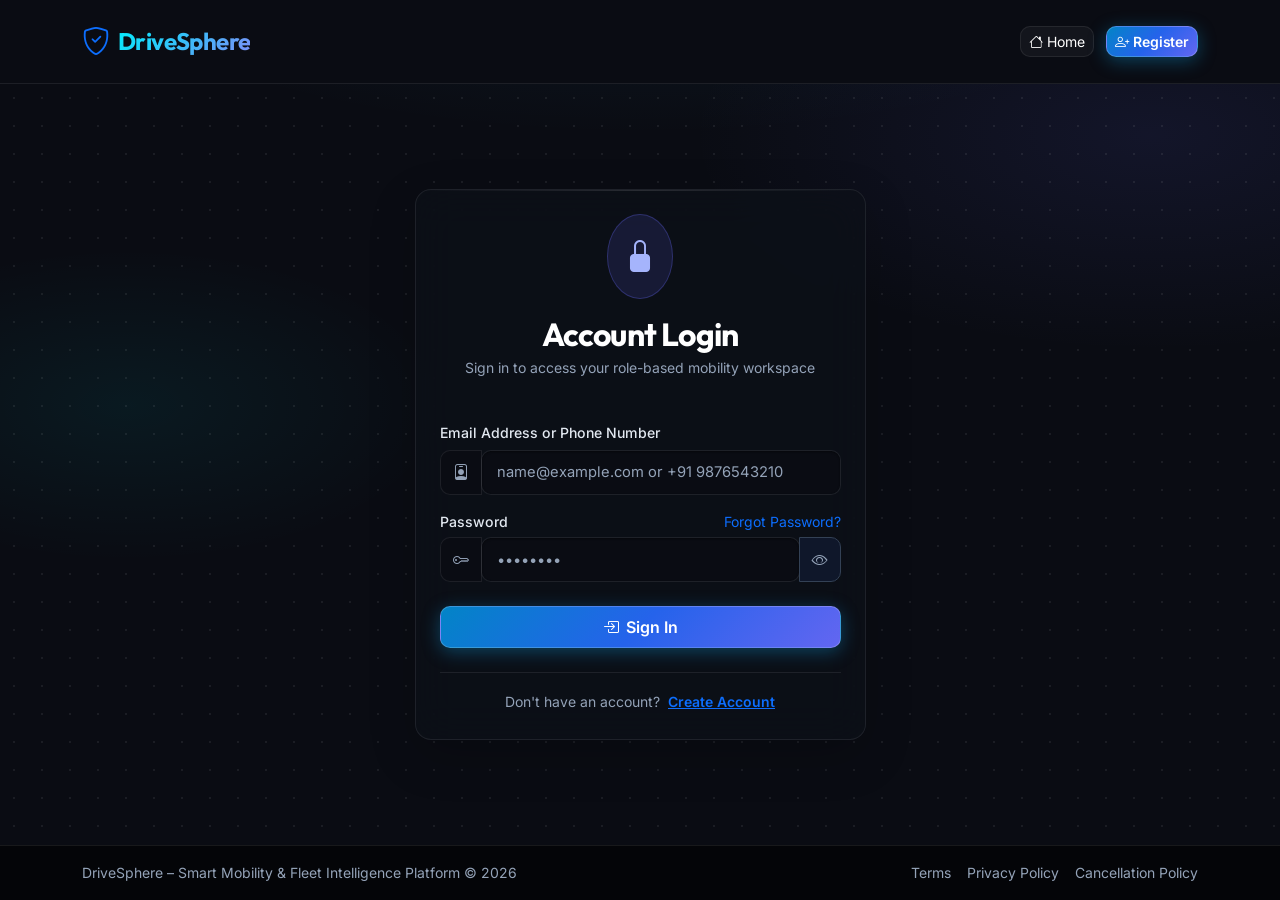
<file: frontend/login.html>
<!DOCTYPE html>
<html lang="en">
<head>
    <meta charset="UTF-8">
    <meta name="viewport" content="width=device-width, initial-scale=1.0">
    <title>DriveSphere – Portal Authentication</title>
    <!-- Google Fonts -->
    <link rel="preconnect" href="https://fonts.googleapis.com">
    <link rel="preconnect" href="https://fonts.gstatic.com" crossorigin>
    <link href="https://fonts.googleapis.com/css2?family=Inter:wght@300;400;500;600;700&family=Outfit:wght@500;600;700;800&display=swap" rel="stylesheet">
    <!-- Bootstrap 5 CSS & Icons -->
    <link href="https://cdn.jsdelivr.net/npm/bootstrap@5.3.3/dist/css/bootstrap.min.css" rel="stylesheet">
    <link href="https://cdn.jsdelivr.net/npm/bootstrap-icons@1.11.3/font/bootstrap-icons.min.css" rel="stylesheet">
    <!-- Custom Theme CSS & Manager -->
    <link rel="stylesheet" href="assets/css/style.css?v=2.1">
    <script src="assets/js/theme.js?v=2.1"></script>
</head>
<body class="bg-dark text-light d-flex flex-column min-vh-100 justify-content-between">

    <!-- Top Navigation -->
    <nav class="navbar navbar-expand-lg navbar-dark bg-dark border-bottom border-secondary py-3">
        <div class="container">
            <a class="navbar-brand d-flex align-items-center" href="index.html">
                <i class="bi bi-shield-check text-primary fs-3 me-2"></i>
                <span class="brand-font fs-4 text-gradient">DriveSphere</span>
            </a>
            <div class="d-flex align-items-center gap-2">
                <a href="index.html" class="btn btn-outline-secondary btn-sm me-1"><i class="bi bi-house me-1"></i>Home</a>
                <a href="register.html" class="btn btn-primary btn-sm"><i class="bi bi-person-plus me-1"></i>Register</a>
            </div>
        </div>
    </nav>

    <!-- Main Login Container -->
    <main class="container my-5">
        <div class="row justify-content-center">
            <div class="col-lg-5 col-md-8">
                <div class="card bg-surface border-secondary shadow-lg p-4 rounded-4">
                    <div class="text-center mb-4">
                        <div class="bg-primary-subtle text-primary rounded-circle d-inline-flex p-3 mb-3">
                            <i class="bi bi-lock-fill fs-2"></i>
                        </div>
                        <h2 class="brand-font text-white mb-1">Account Login</h2>
                        <p class="text-muted small">Sign in to access your role-based mobility workspace</p>
                    </div>

                    <div id="login-info-alert" class="alert alert-info d-none py-2 px-3 small d-flex align-items-center mb-3" role="alert">
                        <i class="bi bi-info-circle-fill me-2 fs-6"></i>
                        <span id="login-info-text">Please sign in to continue with your booking.</span>
                    </div>

                    <div id="login-alert" class="alert alert-danger d-none py-2 px-3 small" role="alert"></div>

                    <form id="login-form">
                        <div class="mb-3">
                            <label for="email" class="form-label text-light small fw-medium">Email Address or Phone Number</label>
                            <div class="input-group">
                                <span class="input-group-text bg-dark border-secondary text-secondary"><i class="bi bi-person-badge"></i></span>
                                <input type="text" class="form-control bg-dark text-white border-secondary" id="email" name="identifier" placeholder="name@example.com or +91 9876543210" required autocomplete="username">
                            </div>
                        </div>
                        <div class="mb-4">
                            <div class="d-flex justify-content-between align-items-center mb-1">
                                <label for="password" class="form-label text-light small fw-medium mb-0">Password</label>
                                <a href="forgot-password.html" id="forgot-password-link" class="text-primary small text-decoration-none">Forgot Password?</a>
                            </div>
                            <div class="input-group">
                                <span class="input-group-text bg-dark border-secondary text-muted"><i class="bi bi-key"></i></span>
                                <input type="password" class="form-control bg-dark text-white border-secondary" id="password" placeholder="••••••••" required>
                                <button class="btn btn-outline-secondary border-secondary text-secondary toggle-password-btn" type="button" data-target="password" aria-label="Show password" title="Show password">
                                    <i class="bi bi-eye"></i>
                                </button>
                            </div>
                        </div>
                        <button type="submit" id="login-btn" class="btn btn-primary w-100 py-2 fw-semibold">
                            <span id="login-btn-text"><i class="bi bi-box-arrow-in-right me-2"></i>Sign In</span>
                            <span id="login-spinner" class="spinner-border spinner-border-sm d-none" role="status"></span>
                        </button>
                    </form>

                    <div class="text-center mt-4 pt-3 border-top border-secondary">
                        <span class="text-muted small">Don't have an account?</span>
                        <a href="register.html" class="text-primary small fw-semibold ms-1">Create Account</a>
                    </div>
                </div>
            </div>
        </div>
    </main>

    <!-- Forgot Password Modal -->
    <div class="modal fade" id="forgotPasswordModal" tabindex="-1" aria-labelledby="forgotPasswordModalLabel" aria-hidden="true">
        <div class="modal-dialog modal-dialog-centered">
            <div class="modal-content bg-surface border-secondary text-light">
                <div class="modal-header border-secondary">
                    <h5 class="modal-title brand-font text-white" id="forgotPasswordModalLabel"><i class="bi bi-shield-lock me-2 text-primary"></i>Forgot Password</h5>
                    <button type="button" class="btn-close btn-close-white" data-bs-dismiss="modal" aria-label="Close"></button>
                </div>
                <div class="modal-body">
                    <p class="text-muted small mb-3">Enter your registered email address. We will send a secure single-use password reset link valid for 15 minutes.</p>
                    <div id="forgot-password-alert" class="alert alert-danger d-none py-2 px-3 small" role="alert"></div>
                    <div id="forgot-password-success" class="alert alert-success d-none py-2 px-3 small" role="alert"></div>
                    <form id="forgot-password-form">
                        <div class="mb-3">
                            <label for="forgot-email" class="form-label text-light small fw-medium">Registered Email</label>
                            <div class="input-group">
                                <span class="input-group-text bg-dark border-secondary text-muted"><i class="bi bi-envelope"></i></span>
                                <input type="email" class="form-control bg-dark text-white border-secondary" id="forgot-email" placeholder="name@example.com" required>
                            </div>
                        </div>
                        <button type="submit" id="forgot-btn" class="btn btn-primary w-100 py-2 fw-semibold">
                            <span id="forgot-btn-text"><i class="bi bi-send me-1"></i>Send Reset Link</span>
                            <span id="forgot-spinner" class="spinner-border spinner-border-sm d-none" role="status"></span>
                        </button>
                    </form>
                </div>
            </div>
        </div>
    </div>

    <!-- Reset Password Modal (Triggered by verification email query token) -->
    <div class="modal fade" id="resetPasswordModal" data-bs-backdrop="static" data-bs-keyboard="false" tabindex="-1" aria-labelledby="resetPasswordModalLabel" aria-hidden="true">
        <div class="modal-dialog modal-dialog-centered">
            <div class="modal-content bg-surface border-secondary text-light">
                <div class="modal-header border-secondary">
                    <h5 class="modal-title brand-font text-white" id="resetPasswordModalLabel"><i class="bi bi-key-fill me-2 text-warning"></i>Reset Password</h5>
                </div>
                <div class="modal-body">
                    <p class="text-muted small mb-3">Please choose a new, strong password (minimum 8 characters with uppercase, lowercase, number, and special character).</p>
                    <div id="reset-password-alert" class="alert alert-danger d-none py-2 px-3 small" role="alert"></div>
                    <div id="reset-password-success" class="alert alert-success d-none py-2 px-3 small" role="alert"></div>
                    <form id="reset-password-form">
                        <input type="hidden" id="reset-token">
                        <div class="mb-3">
                            <label for="new-password" class="form-label text-light small fw-medium">New Password</label>
                            <div class="input-group">
                                <input type="password" class="form-control bg-dark text-white border-secondary" id="new-password" placeholder="••••••••" required>
                                <button class="btn btn-outline-secondary border-secondary text-secondary toggle-password-btn" type="button" data-target="new-password" aria-label="Show password" title="Show password">
                                    <i class="bi bi-eye"></i>
                                </button>
                            </div>
                        </div>
                        <div class="mb-3">
                            <label for="confirm-password" class="form-label text-light small fw-medium">Confirm New Password</label>
                            <div class="input-group">
                                <input type="password" class="form-control bg-dark text-white border-secondary" id="confirm-password" placeholder="••••••••" required>
                                <button class="btn btn-outline-secondary border-secondary text-secondary toggle-password-btn" type="button" data-target="confirm-password" aria-label="Show password" title="Show password">
                                    <i class="bi bi-eye"></i>
                                </button>
                            </div>
                        </div>
                        <button type="submit" id="reset-btn" class="btn btn-warning w-100 py-2 fw-semibold text-dark">
                            <span id="reset-btn-text"><i class="bi bi-check2-circle me-1"></i>Update Password</span>
                            <span id="reset-spinner" class="spinner-border spinner-border-sm d-none" role="status"></span>
                        </button>
                    </form>
                </div>
            </div>
        </div>
    </div>

    <!-- Footer -->
    <footer class="py-3 border-top border-secondary text-center text-muted small">
        <div class="container d-flex flex-column flex-md-row justify-content-between align-items-center gap-2">
            <div>DriveSphere – Smart Mobility &amp; Fleet Intelligence Platform &copy; 2026</div>
            <div class="d-flex gap-3">
                <a href="terms.html" class="text-muted text-decoration-none">Terms</a>
                <a href="privacy.html" class="text-muted text-decoration-none">Privacy Policy</a>
                <a href="refund-policy.html" class="text-muted text-decoration-none">Cancellation Policy</a>
            </div>
        </div>
    </footer>

    <!-- Bootstrap JS & App Scripts -->
    <script src="https://cdn.jsdelivr.net/npm/bootstrap@5.3.3/dist/js/bootstrap.bundle.min.js"></script>
    <script src="assets/js/api.js?v=2.3"></script>
    <script src="assets/js/auth.js?v=2.3"></script>
    <script>
        document.addEventListener('DOMContentLoaded', async () => {
            const form = document.getElementById('login-form');
            const emailInput = document.getElementById('email');
            const pwdInput = document.getElementById('password');
            const alertBox = document.getElementById('login-alert');
            const btnText = document.getElementById('login-btn-text');
            const spinner = document.getElementById('login-spinner');
            const loginBtn = document.getElementById('login-btn');

            const urlParams = new URLSearchParams(window.location.search);
            const returnTo = urlParams.get('returnTo') || urlParams.get('redirect');
            const message = urlParams.get('message');
            const action = urlParams.get('action');
            const token = urlParams.get('token');
            const prefillEmail = urlParams.get('email');
            const infoAlert = document.getElementById('login-info-alert');
            const infoText = document.getElementById('login-info-text');

            if (prefillEmail && emailInput) {
                emailInput.value = prefillEmail.trim();
            }

            // Carry login identifier into Forgot Password page safely
            const forgotLink = document.getElementById('forgot-password-link');
            function updateForgotLink() {
                if (!forgotLink) return;
                const rawVal = emailInput ? emailInput.value.trim() : '';
                if (!rawVal) {
                    forgotLink.href = 'forgot-password.html';
                } else if (rawVal.includes('@')) {
                    forgotLink.href = 'forgot-password.html?email=' + encodeURIComponent(rawVal);
                } else {
                    forgotLink.href = 'forgot-password.html?identifier=' + encodeURIComponent(rawVal) + '&type=phone';
                }
            }

            if (emailInput) {
                emailInput.addEventListener('input', updateForgotLink);
                emailInput.addEventListener('change', updateForgotLink);
                updateForgotLink();
            }

            if (forgotLink) {
                forgotLink.addEventListener('click', (e) => {
                    updateForgotLink();
                });
            }

            if (message && infoAlert && infoText) {
                infoText.innerText = message;
                infoAlert.classList.remove('d-none');
            } else if (returnTo && infoAlert && infoText) {
                infoText.innerText = 'Please sign in to continue with your booking.';
                infoAlert.classList.remove('d-none');
            }

            // Handle Email Verification link click from email (?action=verify-email&token=...)
            if ((action === 'verify-email' || action === 'verify') && token) {
                try {
                    infoText.innerText = 'Verifying your email address...';
                    infoAlert.classList.remove('d-none');
                    await API.get('/auth/verify-email?token=' + encodeURIComponent(token));
                    infoAlert.className = 'alert alert-success py-2 px-3 small d-flex align-items-center mb-3';
                    infoText.innerText = 'Email successfully verified! You may now sign in with your credentials.';
                } catch (err) {
                    alertBox.innerText = err.message || 'Verification link is invalid or has expired.';
                    alertBox.classList.remove('d-none');
                    infoAlert.classList.add('d-none');
                }
            }

            // Forward legacy or email-based password reset actions to dedicated reset-password.html
            if (action === 'reset-password' && token) {
                window.location.href = 'reset-password.html?token=' + encodeURIComponent(token);
                return;
            }

            function isSafeLocalUrl(url) {
                if (!url) return false;
                const trimmed = url.trim();
                if (trimmed.startsWith('http://') || trimmed.startsWith('https://') || trimmed.startsWith('//') || trimmed.toLowerCase().includes('javascript:')) {
                    return false;
                }
                return true;
            }

            form.addEventListener('submit', async (e) => {
                e.preventDefault();
                alertBox.classList.add('d-none');
                if (infoAlert && !action) {
                    infoAlert.classList.add('d-none');
                }
                btnText.classList.add('d-none');
                spinner.classList.remove('d-none');
                loginBtn.disabled = true;

                try {
                    const identifier = emailInput.value.trim();
                    const password = pwdInput.value;

                    const res = await API.post('/auth/login', {
                        identifier: identifier,
                        email: identifier,
                        password: password
                    });
                    
                    if (res && res.data && res.data.token) {
                        API.setToken(res.data.token);
                        if (res.data.refreshToken) {
                            API.setRefreshToken(res.data.refreshToken);
                        }
                        API.setUser(res.data.user);
                        API.showToast('Login successful! Redirecting to workspace...', 'success');
                        
                        setTimeout(() => {
                            if (returnTo && isSafeLocalUrl(returnTo)) {
                                window.location.href = returnTo;
                            } else {
                                Auth.redirectToDashboard();
                            }
                        }, 500);
                    } else {
                        throw new Error('Invalid authentication response from server.');
                    }
                } catch (err) {
                    const errMsg = err.message || 'Login failed. Please check your credentials.';
                    alertBox.innerText = errMsg;
                    alertBox.classList.remove('d-none');
                    if (infoAlert) {
                        infoAlert.classList.add('d-none');
                    }

                    btnText.classList.remove('d-none');
                    spinner.classList.add('d-none');
                    loginBtn.disabled = false;
                }
            });

            // Handle Forgot Password Form
            const forgotForm = document.getElementById('forgot-password-form');
            const forgotAlert = document.getElementById('forgot-password-alert');
            const forgotSuccess = document.getElementById('forgot-password-success');
            const forgotBtnText = document.getElementById('forgot-btn-text');
            const forgotSpinner = document.getElementById('forgot-spinner');
            const forgotBtn = document.getElementById('forgot-btn');

            forgotForm.addEventListener('submit', async (e) => {
                e.preventDefault();
                forgotAlert.classList.add('d-none');
                forgotSuccess.classList.add('d-none');
                forgotBtnText.classList.add('d-none');
                forgotSpinner.classList.remove('d-none');
                forgotBtn.disabled = true;

                try {
                    const email = document.getElementById('forgot-email').value.trim();
                    await API.post('/auth/forgot-password', { email });
                    forgotSuccess.innerText = 'If an account matches that email address, a password reset link has been dispatched to your inbox.';
                    forgotSuccess.classList.remove('d-none');
                    forgotForm.reset();
                } catch (err) {
                    forgotAlert.innerText = err.message || 'Failed to dispatch password reset request.';
                    forgotAlert.classList.remove('d-none');
                } finally {
                    forgotBtnText.classList.remove('d-none');
                    forgotSpinner.classList.add('d-none');
                    forgotBtn.disabled = false;
                }
            });

            // Handle Reset Password Form
            const resetForm = document.getElementById('reset-password-form');
            const resetAlert = document.getElementById('reset-password-alert');
            const resetSuccess = document.getElementById('reset-password-success');
            const resetBtnText = document.getElementById('reset-btn-text');
            const resetSpinner = document.getElementById('reset-spinner');
            const resetBtn = document.getElementById('reset-btn');

            resetForm.addEventListener('submit', async (e) => {
                e.preventDefault();
                resetAlert.classList.add('d-none');
                resetSuccess.classList.add('d-none');

                const newPassword = document.getElementById('new-password').value;
                const confirmPassword = document.getElementById('confirm-password').value;
                const token = document.getElementById('reset-token').value;

                if (newPassword !== confirmPassword) {
                    resetAlert.innerText = 'Passwords do not match.';
                    resetAlert.classList.remove('d-none');
                    return;
                }

                resetBtnText.classList.add('d-none');
                resetSpinner.classList.remove('d-none');
                resetBtn.disabled = true;

                try {
                    await API.post('/auth/reset-password', { token, newPassword });
                    resetSuccess.innerText = 'Password has been successfully updated! You can now log in with your new password.';
                    resetSuccess.classList.remove('d-none');
                    setTimeout(() => {
                        window.location.href = 'login.html?message=' + encodeURIComponent('Password reset successful. Please sign in.');
                    }, 2000);
                } catch (err) {
                    resetAlert.innerText = err.message || 'Password reset token is invalid or has expired.';
                    resetAlert.classList.remove('d-none');
                } finally {
                    resetBtnText.classList.remove('d-none');
                    resetSpinner.classList.add('d-none');
                    resetBtn.disabled = false;
                }
            });
        });
    </script>
</body>
</html>
</file>
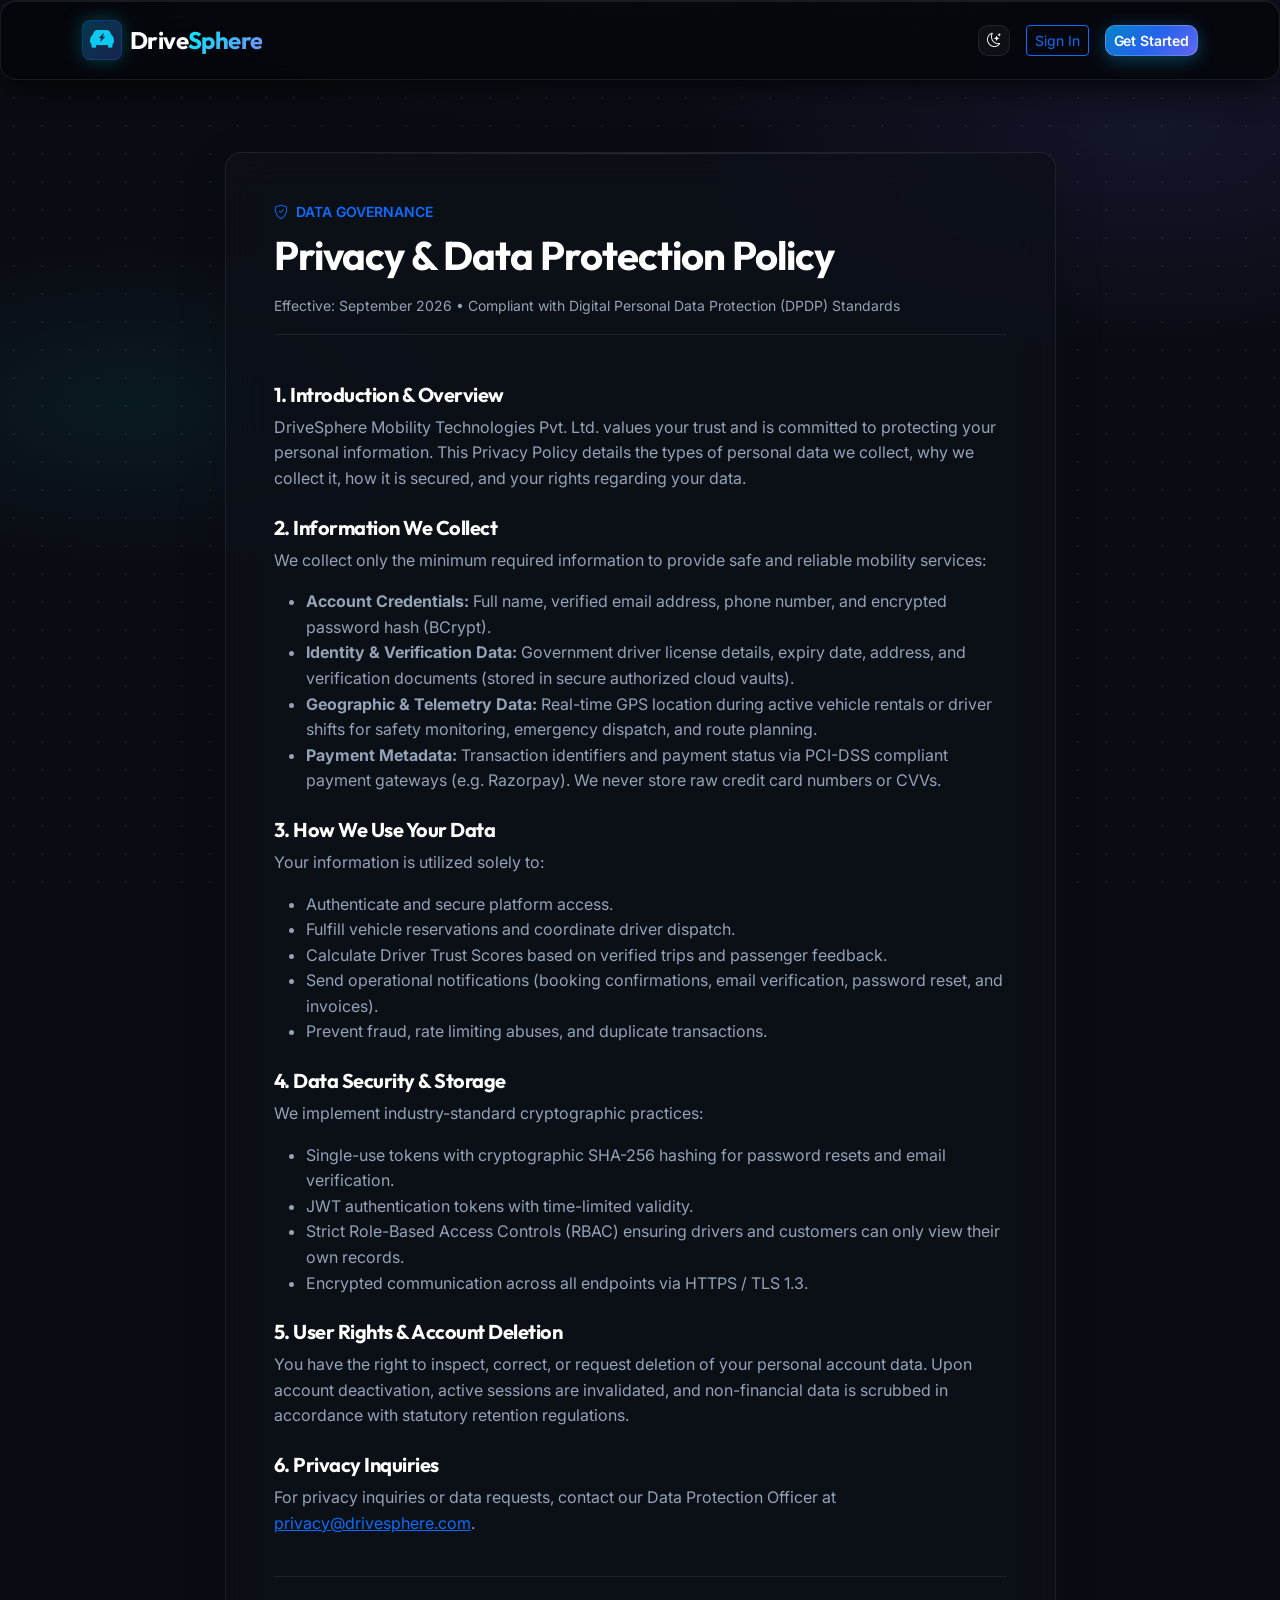
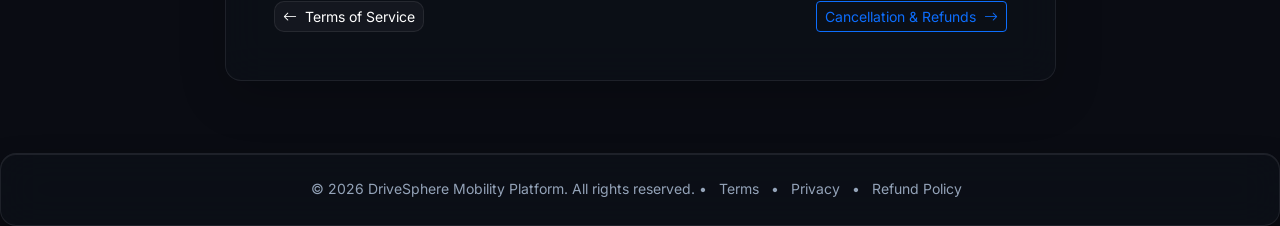
<file: frontend/privacy.html>
<!DOCTYPE html>
<html lang="en">
<head>
    <meta charset="UTF-8">
    <meta name="viewport" content="width=device-width, initial-scale=1.0">
    <meta name="description" content="DriveSphere Privacy Policy - How we collect, store, and protect your personal and location data.">
    <title>Privacy Policy – DriveSphere Smart Mobility</title>

    <!-- Google Fonts -->
    <link rel="preconnect" href="https://fonts.googleapis.com">
    <link rel="preconnect" href="https://fonts.gstatic.com" crossorigin>
    <link href="https://fonts.googleapis.com/css2?family=Inter:wght@300;400;500;600;700&family=Outfit:wght@400;500;600;700;800&display=swap" rel="stylesheet">

    <!-- Bootstrap 5 CSS & Icons -->
    <link href="https://cdn.jsdelivr.net/npm/bootstrap@5.3.3/dist/css/bootstrap.min.css" rel="stylesheet">
    <link rel="stylesheet" href="https://cdn.jsdelivr.net/npm/bootstrap-icons@1.11.3/font/bootstrap-icons.min.css">
    
    <!-- Custom Theme CSS & Theme Script -->
    <link rel="stylesheet" href="assets/css/style.css">
    <script src="assets/js/theme.js"></script>
</head>
<body class="bg-dark text-light">

    <!-- Navigation -->
    <nav class="navbar navbar-expand-lg navbar-dark bg-surface border-bottom border-secondary sticky-top py-3">
        <div class="container">
            <a class="navbar-brand d-flex align-items-center gap-2" href="index.html">
                <div class="brand-icon-wrapper p-2 rounded-3 bg-primary bg-opacity-10 border border-primary border-opacity-25">
                    <i class="bi bi-ev-front-fill text-info fs-4"></i>
                </div>
                <span class="fs-4 fw-bold brand-font text-white">Drive<span class="text-gradient">Sphere</span></span>
            </a>
            <div class="d-flex align-items-center gap-3">
                <button class="btn btn-outline-secondary btn-sm" id="theme-toggle" title="Toggle Theme">
                    <i class="bi bi-moon-stars"></i>
                </button>
                <a href="login.html" class="btn btn-outline-primary btn-sm">Sign In</a>
                <a href="register.html" class="btn btn-primary btn-sm">Get Started</a>
            </div>
        </div>
    </nav>

    <!-- Main Content -->
    <main class="container my-5 py-4">
        <div class="row justify-content-center">
            <div class="col-lg-9">
                <div class="card p-4 p-md-5 border-secondary bg-surface shadow-lg">
                    <div class="d-flex align-items-center gap-2 text-primary small fw-semibold text-uppercase tracking-wider mb-2">
                        <i class="bi bi-shield-check"></i> Data Governance
                    </div>
                    <h1 class="display-6 fw-bold text-white mb-3">Privacy & Data Protection Policy</h1>
                    <p class="text-secondary small border-bottom border-secondary pb-3 mb-4">
                        Effective: September 2026 &bull; Compliant with Digital Personal Data Protection (DPDP) Standards
                    </p>

                    <div class="content-section text-light">
                        <h5 class="text-white mt-4 mb-2">1. Introduction & Overview</h5>
                        <p class="text-secondary">
                            DriveSphere Mobility Technologies Pvt. Ltd. values your trust and is committed to protecting your personal information. This Privacy Policy details the types of personal data we collect, why we collect it, how it is secured, and your rights regarding your data.
                        </p>

                        <h5 class="text-white mt-4 mb-2">2. Information We Collect</h5>
                        <p class="text-secondary">
                            We collect only the minimum required information to provide safe and reliable mobility services:
                        </p>
                        <ul class="text-secondary">
                            <li><strong>Account Credentials:</strong> Full name, verified email address, phone number, and encrypted password hash (BCrypt).</li>
                            <li><strong>Identity & Verification Data:</strong> Government driver license details, expiry date, address, and verification documents (stored in secure authorized cloud vaults).</li>
                            <li><strong>Geographic & Telemetry Data:</strong> Real-time GPS location during active vehicle rentals or driver shifts for safety monitoring, emergency dispatch, and route planning.</li>
                            <li><strong>Payment Metadata:</strong> Transaction identifiers and payment status via PCI-DSS compliant payment gateways (e.g. Razorpay). We never store raw credit card numbers or CVVs.</li>
                        </ul>

                        <h5 class="text-white mt-4 mb-2">3. How We Use Your Data</h5>
                        <p class="text-secondary">
                            Your information is utilized solely to:
                        </p>
                        <ul class="text-secondary">
                            <li>Authenticate and secure platform access.</li>
                            <li>Fulfill vehicle reservations and coordinate driver dispatch.</li>
                            <li>Calculate Driver Trust Scores based on verified trips and passenger feedback.</li>
                            <li>Send operational notifications (booking confirmations, email verification, password reset, and invoices).</li>
                            <li>Prevent fraud, rate limiting abuses, and duplicate transactions.</li>
                        </ul>

                        <h5 class="text-white mt-4 mb-2">4. Data Security & Storage</h5>
                        <p class="text-secondary">
                            We implement industry-standard cryptographic practices:
                        </p>
                        <ul class="text-secondary">
                            <li>Single-use tokens with cryptographic SHA-256 hashing for password resets and email verification.</li>
                            <li>JWT authentication tokens with time-limited validity.</li>
                            <li>Strict Role-Based Access Controls (RBAC) ensuring drivers and customers can only view their own records.</li>
                            <li>Encrypted communication across all endpoints via HTTPS / TLS 1.3.</li>
                        </ul>

                        <h5 class="text-white mt-4 mb-2">5. User Rights & Account Deletion</h5>
                        <p class="text-secondary">
                            You have the right to inspect, correct, or request deletion of your personal account data. Upon account deactivation, active sessions are invalidated, and non-financial data is scrubbed in accordance with statutory retention regulations.
                        </p>

                        <h5 class="text-white mt-4 mb-2">6. Privacy Inquiries</h5>
                        <p class="text-secondary">
                            For privacy inquiries or data requests, contact our Data Protection Officer at <a href="mailto:privacy@drivesphere.com" class="text-primary">privacy@drivesphere.com</a>.
                        </p>
                    </div>

                    <div class="mt-4 pt-4 border-top border-secondary d-flex justify-content-between align-items-center">
                        <a href="terms.html" class="btn btn-outline-secondary btn-sm"><i class="bi bi-arrow-left me-1"></i> Terms of Service</a>
                        <a href="refund-policy.html" class="btn btn-outline-primary btn-sm">Cancellation & Refunds <i class="bi bi-arrow-right ms-1"></i></a>
                    </div>
                </div>
            </div>
        </div>
    </main>

    <!-- Footer -->
    <footer class="py-4 border-top border-secondary bg-surface text-center small text-secondary">
        <div class="container">
            &copy; 2026 DriveSphere Mobility Platform. All rights reserved. &bull; 
            <a href="terms.html" class="text-secondary text-decoration-none mx-2">Terms</a> &bull; 
            <a href="privacy.html" class="text-secondary text-decoration-none mx-2">Privacy</a> &bull; 
            <a href="refund-policy.html" class="text-secondary text-decoration-none mx-2">Refund Policy</a>
        </div>
    </footer>

    <!-- Bootstrap 5 Bundle JS -->
    <script src="https://cdn.jsdelivr.net/npm/bootstrap@5.3.3/dist/js/bootstrap.bundle.min.js"></script>
</body>
</html>
</file>
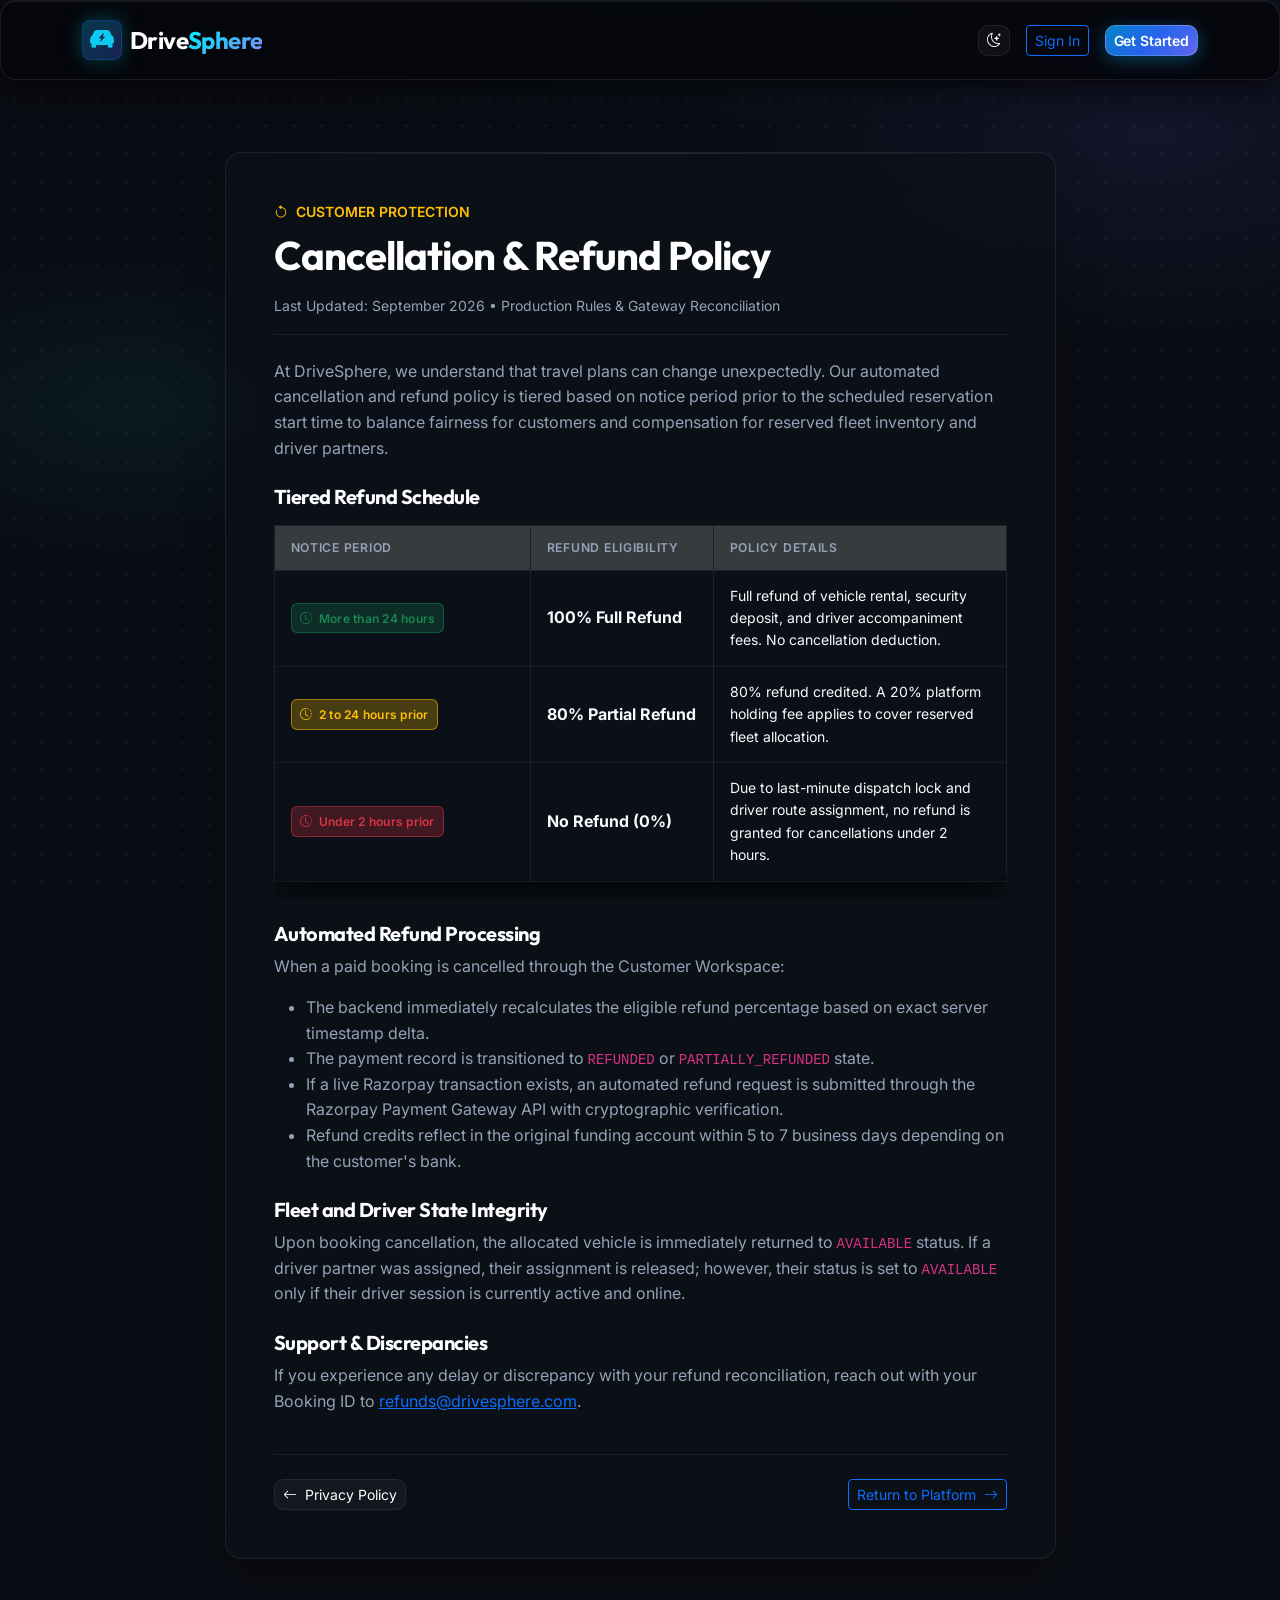
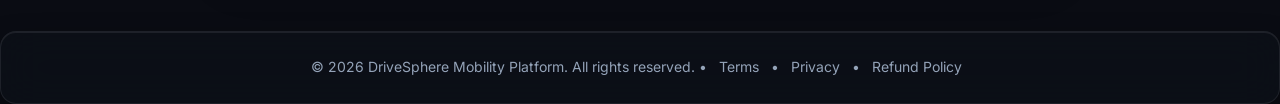
<file: frontend/refund-policy.html>
<!DOCTYPE html>
<html lang="en">
<head>
    <meta charset="UTF-8">
    <meta name="viewport" content="width=device-width, initial-scale=1.0">
    <meta name="description" content="DriveSphere Cancellation & Refund Policy - Transparent tiered refund terms for vehicle reservations and driver hire.">
    <title>Cancellation & Refund Policy – DriveSphere Smart Mobility</title>

    <!-- Google Fonts -->
    <link rel="preconnect" href="https://fonts.googleapis.com">
    <link rel="preconnect" href="https://fonts.gstatic.com" crossorigin>
    <link href="https://fonts.googleapis.com/css2?family=Inter:wght@300;400;500;600;700&family=Outfit:wght@400;500;600;700;800&display=swap" rel="stylesheet">

    <!-- Bootstrap 5 CSS & Icons -->
    <link href="https://cdn.jsdelivr.net/npm/bootstrap@5.3.3/dist/css/bootstrap.min.css" rel="stylesheet">
    <link rel="stylesheet" href="https://cdn.jsdelivr.net/npm/bootstrap-icons@1.11.3/font/bootstrap-icons.min.css">
    
    <!-- Custom Theme CSS & Theme Script -->
    <link rel="stylesheet" href="assets/css/style.css">
    <script src="assets/js/theme.js"></script>
</head>
<body class="bg-dark text-light">

    <!-- Navigation -->
    <nav class="navbar navbar-expand-lg navbar-dark bg-surface border-bottom border-secondary sticky-top py-3">
        <div class="container">
            <a class="navbar-brand d-flex align-items-center gap-2" href="index.html">
                <div class="brand-icon-wrapper p-2 rounded-3 bg-primary bg-opacity-10 border border-primary border-opacity-25">
                    <i class="bi bi-ev-front-fill text-info fs-4"></i>
                </div>
                <span class="fs-4 fw-bold brand-font text-white">Drive<span class="text-gradient">Sphere</span></span>
            </a>
            <div class="d-flex align-items-center gap-3">
                <button class="btn btn-outline-secondary btn-sm" id="theme-toggle" title="Toggle Theme">
                    <i class="bi bi-moon-stars"></i>
                </button>
                <a href="login.html" class="btn btn-outline-primary btn-sm">Sign In</a>
                <a href="register.html" class="btn btn-primary btn-sm">Get Started</a>
            </div>
        </div>
    </nav>

    <!-- Main Content -->
    <main class="container my-5 py-4">
        <div class="row justify-content-center">
            <div class="col-lg-9">
                <div class="card p-4 p-md-5 border-secondary bg-surface shadow-lg">
                    <div class="d-flex align-items-center gap-2 text-warning small fw-semibold text-uppercase tracking-wider mb-2">
                        <i class="bi bi-arrow-counterclockwise"></i> Customer Protection
                    </div>
                    <h1 class="display-6 fw-bold text-white mb-3">Cancellation & Refund Policy</h1>
                    <p class="text-secondary small border-bottom border-secondary pb-3 mb-4">
                        Last Updated: September 2026 &bull; Production Rules & Gateway Reconciliation
                    </p>

                    <div class="content-section text-light">
                        <p class="text-secondary">
                            At DriveSphere, we understand that travel plans can change unexpectedly. Our automated cancellation and refund policy is tiered based on notice period prior to the scheduled reservation start time to balance fairness for customers and compensation for reserved fleet inventory and driver partners.
                        </p>

                        <h5 class="text-white mt-4 mb-3">Tiered Refund Schedule</h5>
                        <div class="table-responsive mb-4">
                            <table class="table table-bordered border-secondary table-dark bg-surface align-middle">
                                <thead>
                                    <tr class="table-active">
                                        <th style="width: 35%;">Notice Period</th>
                                        <th style="width: 25%;">Refund Eligibility</th>
                                        <th style="width: 40%;">Policy Details</th>
                                    </tr>
                                </thead>
                                <tbody>
                                    <tr>
                                        <td>
                                            <span class="badge bg-success bg-opacity-25 text-success border border-success border-opacity-50 p-2">
                                                <i class="bi bi-clock-history me-1"></i> More than 24 hours
                                            </span>
                                        </td>
                                        <td class="fw-bold text-success">100% Full Refund</td>
                                        <td class="small text-secondary">
                                            Full refund of vehicle rental, security deposit, and driver accompaniment fees. No cancellation deduction.
                                        </td>
                                    </tr>
                                    <tr>
                                        <td>
                                            <span class="badge bg-warning bg-opacity-25 text-warning border border-warning border-opacity-50 p-2">
                                                <i class="bi bi-clock-history me-1"></i> 2 to 24 hours prior
                                            </span>
                                        </td>
                                        <td class="fw-bold text-warning">80% Partial Refund</td>
                                        <td class="small text-secondary">
                                            80% refund credited. A 20% platform holding fee applies to cover reserved fleet allocation.
                                        </td>
                                    </tr>
                                    <tr>
                                        <td>
                                            <span class="badge bg-danger bg-opacity-25 text-danger border border-danger border-opacity-50 p-2">
                                                <i class="bi bi-clock-history me-1"></i> Under 2 hours prior
                                            </span>
                                        </td>
                                        <td class="fw-bold text-danger">No Refund (0%)</td>
                                        <td class="small text-secondary">
                                            Due to last-minute dispatch lock and driver route assignment, no refund is granted for cancellations under 2 hours.
                                        </td>
                                    </tr>
                                </tbody>
                            </table>
                        </div>

                        <h5 class="text-white mt-4 mb-2">Automated Refund Processing</h5>
                        <p class="text-secondary">
                            When a paid booking is cancelled through the Customer Workspace:
                        </p>
                        <ul class="text-secondary">
                            <li>The backend immediately recalculates the eligible refund percentage based on exact server timestamp delta.</li>
                            <li>The payment record is transitioned to <code>REFUNDED</code> or <code>PARTIALLY_REFUNDED</code> state.</li>
                            <li>If a live Razorpay transaction exists, an automated refund request is submitted through the Razorpay Payment Gateway API with cryptographic verification.</li>
                            <li>Refund credits reflect in the original funding account within 5 to 7 business days depending on the customer's bank.</li>
                        </ul>

                        <h5 class="text-white mt-4 mb-2">Fleet and Driver State Integrity</h5>
                        <p class="text-secondary">
                            Upon booking cancellation, the allocated vehicle is immediately returned to <code>AVAILABLE</code> status. If a driver partner was assigned, their assignment is released; however, their status is set to <code>AVAILABLE</code> only if their driver session is currently active and online.
                        </p>

                        <h5 class="text-white mt-4 mb-2">Support & Discrepancies</h5>
                        <p class="text-secondary">
                            If you experience any delay or discrepancy with your refund reconciliation, reach out with your Booking ID to <a href="mailto:refunds@drivesphere.com" class="text-primary">refunds@drivesphere.com</a>.
                        </p>
                    </div>

                    <div class="mt-4 pt-4 border-top border-secondary d-flex justify-content-between align-items-center">
                        <a href="privacy.html" class="btn btn-outline-secondary btn-sm"><i class="bi bi-arrow-left me-1"></i> Privacy Policy</a>
                        <a href="index.html" class="btn btn-outline-primary btn-sm">Return to Platform <i class="bi bi-arrow-right ms-1"></i></a>
                    </div>
                </div>
            </div>
        </div>
    </main>

    <!-- Footer -->
    <footer class="py-4 border-top border-secondary bg-surface text-center small text-secondary">
        <div class="container">
            &copy; 2026 DriveSphere Mobility Platform. All rights reserved. &bull; 
            <a href="terms.html" class="text-secondary text-decoration-none mx-2">Terms</a> &bull; 
            <a href="privacy.html" class="text-secondary text-decoration-none mx-2">Privacy</a> &bull; 
            <a href="refund-policy.html" class="text-secondary text-decoration-none mx-2">Refund Policy</a>
        </div>
    </footer>

    <!-- Bootstrap 5 Bundle JS -->
    <script src="https://cdn.jsdelivr.net/npm/bootstrap@5.3.3/dist/js/bootstrap.bundle.min.js"></script>
</body>
</html>
</file>
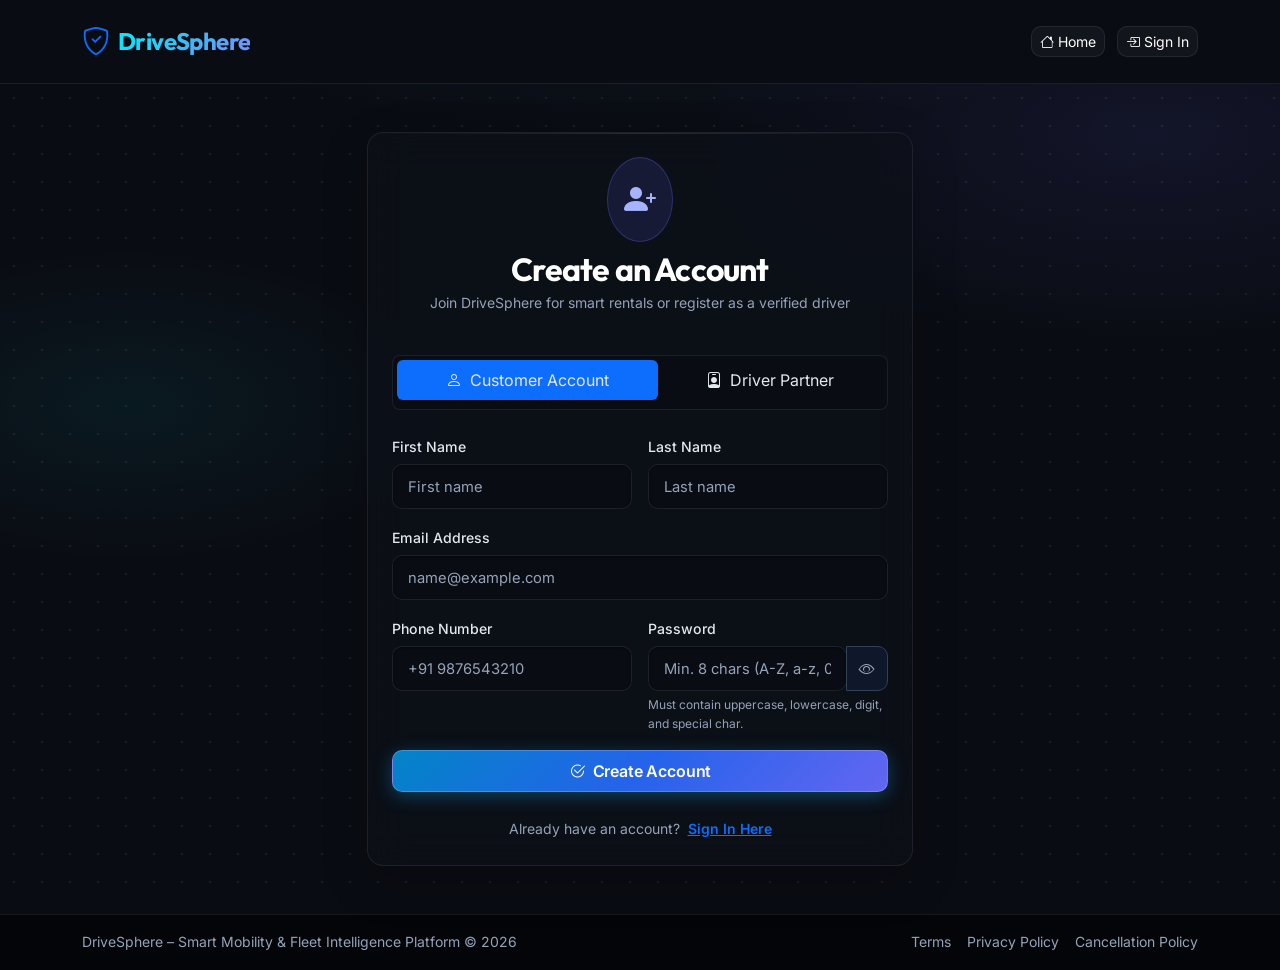
<file: frontend/register.html>
<!DOCTYPE html>
<html lang="en">
<head>
    <meta charset="UTF-8">
    <meta name="viewport" content="width=device-width, initial-scale=1.0">
    <title>DriveSphere – Create Account</title>
    <!-- Google Fonts -->
    <link rel="preconnect" href="https://fonts.googleapis.com">
    <link rel="preconnect" href="https://fonts.gstatic.com" crossorigin>
    <link href="https://fonts.googleapis.com/css2?family=Inter:wght@300;400;500;600;700&family=Outfit:wght@500;600;700;800&display=swap" rel="stylesheet">
    <!-- Bootstrap 5 CSS & Icons -->
    <link href="https://cdn.jsdelivr.net/npm/bootstrap@5.3.3/dist/css/bootstrap.min.css" rel="stylesheet">
    <link href="https://cdn.jsdelivr.net/npm/bootstrap-icons@1.11.3/font/bootstrap-icons.min.css" rel="stylesheet">
    <!-- Custom Theme CSS & Manager -->
    <link rel="stylesheet" href="assets/css/style.css">
    <script src="assets/js/theme.js"></script>
</head>
<body class="bg-dark text-light d-flex flex-column min-vh-100 justify-content-between">

    <!-- Top Navigation -->
    <nav class="navbar navbar-expand-lg navbar-dark bg-dark border-bottom border-secondary py-3">
        <div class="container">
            <a class="navbar-brand d-flex align-items-center" href="index.html">
                <i class="bi bi-shield-check text-primary fs-3 me-2"></i>
                <span class="brand-font fs-4 text-gradient">DriveSphere</span>
            </a>
            <div class="d-flex align-items-center gap-2">
                <a href="index.html" class="btn btn-outline-secondary btn-sm me-1"><i class="bi bi-house me-1"></i>Home</a>
                <a href="login.html" class="btn btn-outline-light btn-sm"><i class="bi bi-box-arrow-in-right me-1"></i>Sign In</a>
            </div>
        </div>
    </nav>

    <!-- Main Registration Container -->
    <main class="container my-5">
        <div class="row justify-content-center">
            <div class="col-lg-6 col-md-9">
                <div class="card bg-surface border-secondary shadow-lg p-4 rounded-4">
                    <div class="text-center mb-4">
                        <div class="bg-primary-subtle text-primary rounded-circle d-inline-flex p-3 mb-2">
                            <i class="bi bi-person-plus-fill fs-2"></i>
                        </div>
                        <h2 class="brand-font text-white mb-1">Create an Account</h2>
                        <p class="text-muted small">Join DriveSphere for smart rentals or register as a verified driver</p>
                    </div>

                    <!-- Duplicate Account Conflict Banner -->
                    <div id="conflict-alert" class="alert alert-warning border-warning shadow-sm d-none py-3 px-3 small mb-3" role="alert">
                        <div class="d-flex align-items-start">
                            <i class="bi bi-person-exclamation fs-4 text-warning me-2 mt-1"></i>
                            <div class="w-100">
                                <div class="fw-semibold text-white mb-1">Looks like you already have a DriveSphere account</div>
                                <div id="conflict-message" class="text-light mb-3">An account is already associated with this phone number. Please log in using your existing credentials.</div>
                                <div class="d-flex flex-wrap gap-2">
                                    <a id="conflict-login-btn" href="login.html" class="btn btn-primary btn-sm fw-semibold">
                                        <i class="bi bi-box-arrow-in-right me-1"></i> Log In to Existing Account
                                    </a>
                                    <a id="conflict-forgot-btn" href="forgot-password.html" class="btn btn-outline-light btn-sm">
                                        <i class="bi bi-key me-1"></i> Forgot Password?
                                    </a>
                                    <button type="button" id="conflict-dismiss-btn" class="btn btn-outline-secondary btn-sm">
                                        <i class="bi bi-arrow-left me-1"></i> Back to Registration
                                    </button>
                                </div>
                            </div>
                        </div>
                    </div>

                    <div id="reg-alert" class="alert alert-danger d-none py-2 px-3 small mb-3" role="alert"></div>

                    <!-- Role Selection Toggle -->
                    <div class="btn-group w-100 mb-4 p-1 bg-dark rounded-3 border border-secondary" role="group">
                        <input type="radio" class="btn-check" name="roleType" id="role-customer" value="ROLE_CUSTOMER" checked autocomplete="off">
                        <label class="btn btn-outline-primary border-0 rounded-2 py-2" for="role-customer">
                            <i class="bi bi-person me-1"></i> Customer Account
                        </label>

                        <input type="radio" class="btn-check" name="roleType" id="role-driver" value="ROLE_DRIVER" autocomplete="off">
                        <label class="btn btn-outline-primary border-0 rounded-2 py-2" for="role-driver">
                            <i class="bi bi-person-badge me-1"></i> Driver Partner
                        </label>
                    </div>

                    <form id="register-form">
                        <div class="row g-3 mb-3">
                            <div class="col-sm-6">
                                <label for="firstName" class="form-label text-light small fw-medium">First Name</label>
                                <input type="text" class="form-control bg-dark text-white border-secondary" id="firstName" placeholder="First name" required>
                            </div>
                            <div class="col-sm-6">
                                <label for="lastName" class="form-label text-light small fw-medium">Last Name</label>
                                <input type="text" class="form-control bg-dark text-white border-secondary" id="lastName" placeholder="Last name" required>
                            </div>
                        </div>

                        <div class="mb-3">
                            <label for="email" class="form-label text-light small fw-medium">Email Address</label>
                            <input type="email" class="form-control bg-dark text-white border-secondary" id="email" placeholder="name@example.com" required>
                        </div>

                        <div class="row g-3 mb-3">
                            <div class="col-sm-6">
                                <label for="phoneNumber" class="form-label text-light small fw-medium">Phone Number</label>
                                <input type="tel" class="form-control bg-dark text-white border-secondary" id="phoneNumber" placeholder="+91 9876543210" required>
                            </div>
                            <div class="col-sm-6">
                                <label for="password" class="form-label text-light small fw-medium">Password</label>
                                <div class="input-group">
                                    <input type="password" class="form-control bg-dark text-white border-secondary" id="password" placeholder="Min. 8 chars (A-Z, a-z, 0-9, #)" minlength="8" required>
                                    <button class="btn btn-outline-secondary border-secondary text-secondary toggle-password-btn" type="button" data-target="password" aria-label="Show password" title="Show password">
                                        <i class="bi bi-eye"></i>
                                    </button>
                                </div>
                                <div class="form-text text-muted" style="font-size: 0.75rem;">Must contain uppercase, lowercase, digit, and special char.</div>
                            </div>
                        </div>

                        <!-- Driver Specific Additional Fields -->
                        <div id="driver-fields" class="p-3 bg-dark rounded-3 border border-secondary mb-3 d-none">
                            <div class="fw-semibold text-info small mb-2"><i class="bi bi-shield-check me-1"></i> Driver License &amp; Verification Information</div>
                            <div class="row g-2 mb-2">
                                <div class="col-sm-6">
                                    <label class="form-label text-muted small" for="licenseNumber">Driving License Number *</label>
                                    <input type="text" class="form-control form-control-sm bg-black text-white border-secondary" id="licenseNumber" placeholder="e.g. DL-0420220019283">
                                </div>
                                <div class="col-sm-6">
                                    <label class="form-label text-muted small" for="licenseExpiryDate">License Expiry Date *</label>
                                    <input type="date" class="form-control form-control-sm bg-black text-white border-secondary" id="licenseExpiryDate">
                                </div>
                            </div>
                            <div class="row g-2 mb-2">
                                <div class="col-sm-6">
                                    <label class="form-label text-muted small" for="experienceYears">Years of Driving Experience *</label>
                                    <input type="number" class="form-control form-control-sm bg-black text-white border-secondary" id="experienceYears" min="1" max="45" placeholder="Years">
                                </div>
                                <div class="col-sm-6">
                                    <label class="form-label text-muted small" for="languages">Languages Spoken *</label>
                                    <input type="text" class="form-control form-control-sm bg-black text-white border-secondary" id="languages" placeholder="e.g. English, Hindi, Tamil">
                                </div>
                            </div>
                            <div>
                                <label class="form-label text-muted small" for="address">Residential Address *</label>
                                <input type="text" class="form-control form-control-sm bg-black text-white border-secondary" id="address" placeholder="Full residential street address">
                            </div>
                        </div>

                        <button type="submit" id="reg-btn" class="btn btn-primary w-100 py-2 fw-semibold">
                            <span id="reg-btn-text"><i class="bi bi-check2-circle me-2"></i>Create Account</span>
                            <span id="reg-spinner" class="spinner-border spinner-border-sm d-none" role="status"></span>
                        </button>
                    </form>

                    <div class="text-center mt-4">
                        <span class="text-muted small">Already have an account?</span>
                        <a href="login.html" class="text-primary small fw-semibold ms-1">Sign In Here</a>
                    </div>
                </div>
            </div>
        </div>
    </main>

    <!-- Footer -->
    <footer class="py-3 border-top border-secondary text-center text-muted small">
        <div class="container d-flex flex-column flex-md-row justify-content-between align-items-center gap-2">
            <div>DriveSphere – Smart Mobility &amp; Fleet Intelligence Platform &copy; 2026</div>
            <div class="d-flex gap-3">
                <a href="terms.html" class="text-muted text-decoration-none">Terms</a>
                <a href="privacy.html" class="text-muted text-decoration-none">Privacy Policy</a>
                <a href="refund-policy.html" class="text-muted text-decoration-none">Cancellation Policy</a>
            </div>
        </div>
    </footer>

    <!-- Bootstrap JS & App Scripts -->
    <script src="https://cdn.jsdelivr.net/npm/bootstrap@5.3.3/dist/js/bootstrap.bundle.min.js"></script>
    <script src="assets/js/api.js?v=2.3"></script>
    <script src="assets/js/auth.js?v=2.3"></script>
    <script>
        document.addEventListener('DOMContentLoaded', () => {
            const roleCustomer = document.getElementById('role-customer');
            const roleDriver = document.getElementById('role-driver');
            const driverFields = document.getElementById('driver-fields');
            const form = document.getElementById('register-form');
            const alertBox = document.getElementById('reg-alert');
            const btnText = document.getElementById('reg-btn-text');
            const spinner = document.getElementById('reg-spinner');
            const regBtn = document.getElementById('reg-btn');

            const licenseNumInput = document.getElementById('licenseNumber');
            const licenseExpiryInput = document.getElementById('licenseExpiryDate');
            const expInput = document.getElementById('experienceYears');
            const langInput = document.getElementById('languages');
            const addrInput = document.getElementById('address');

            roleCustomer.addEventListener('change', () => {
                driverFields.classList.add('d-none');
                licenseNumInput.required = false;
                licenseExpiryInput.required = false;
                expInput.required = false;
                langInput.required = false;
                addrInput.required = false;
            });

            roleDriver.addEventListener('change', () => {
                driverFields.classList.remove('d-none');
                licenseNumInput.required = true;
                licenseExpiryInput.required = true;
                expInput.required = true;
                langInput.required = true;
                addrInput.required = true;
            });

            const conflictAlert = document.getElementById('conflict-alert');
            const conflictMessage = document.getElementById('conflict-message');
            const conflictLoginBtn = document.getElementById('conflict-login-btn');
            const conflictForgotBtn = document.getElementById('conflict-forgot-btn');
            const conflictDismissBtn = document.getElementById('conflict-dismiss-btn');

            if (conflictDismissBtn) {
                conflictDismissBtn.addEventListener('click', () => {
                    conflictAlert.classList.add('d-none');
                    document.getElementById('phoneNumber').focus();
                });
            }

            form.addEventListener('submit', async (e) => {
                e.preventDefault();
                alertBox.classList.add('d-none');
                conflictAlert.classList.add('d-none');
                btnText.classList.add('d-none');
                spinner.classList.remove('d-none');
                regBtn.disabled = true;

                try {
                    const isDriver = roleDriver.checked;
                    const rawPassword = document.getElementById('password').value;

                    // Client-side password validation
                    const passwordRegex = /^(?=.*[0-9])(?=.*[a-z])(?=.*[A-Z])(?=.*[!@#$%^&*()_+\-=\[\]{};':"\\|,.<>\/?]).{8,}$/;
                    if (!passwordRegex.test(rawPassword)) {
                        throw new Error('Please choose a password that meets all the requirements shown below.');
                    }

                    const payload = {
                        firstName: document.getElementById('firstName').value.trim(),
                        lastName: document.getElementById('lastName').value.trim(),
                        email: document.getElementById('email').value.trim(),
                        phoneNumber: document.getElementById('phoneNumber').value.trim(),
                        password: rawPassword,
                        role: isDriver ? 'ROLE_DRIVER' : 'ROLE_CUSTOMER'
                    };

                    if (isDriver) {
                        const lic = licenseNumInput.value.trim();
                        const expDate = licenseExpiryInput.value;
                        const expYrs = parseInt(expInput.value, 10);
                        const langs = langInput.value.trim();
                        const address = addrInput.value.trim();

                        if (!lic || lic.length < 5) {
                            throw new Error('Please enter a valid government-issued Driving License number.');
                        }
                        if (!expDate) {
                            throw new Error('Driving License expiry date is mandatory.');
                        }
                        if (isNaN(expYrs) || expYrs < 1) {
                            throw new Error('Please enter valid years of driving experience (min. 1).');
                        }
                        if (!langs) {
                            throw new Error('Please specify languages you speak for customer communication.');
                        }
                        if (!address || address.length < 5) {
                            throw new Error('Please enter your full residential address for KYC verification.');
                        }

                        payload.licenseNumber = lic;
                        payload.licenseExpiryDate = expDate;
                        payload.experienceYears = expYrs;
                        payload.languages = langs;
                        payload.address = address;
                    }

                    const res = await API.post('/auth/register', payload);

                    API.showToast('Registration successful! You may now sign in.', 'success');
                    setTimeout(() => {
                        window.location.href = 'login.html?message=' + encodeURIComponent('Your account has been created successfully. You can now sign in with your credentials.');
                    }, 1500);
                } catch (err) {
                    btnText.classList.remove('d-none');
                    spinner.classList.add('d-none');
                    regBtn.disabled = false;

                    const code = err.code || (err.data && err.data.code);
                    const msg = err.message || '';

                    const isDuplicate = code === 'PHONE_ALREADY_REGISTERED' ||
                                        code === 'EMAIL_ALREADY_REGISTERED' ||
                                        code === 'ACCOUNT_CONFLICT' ||
                                        code === 'ACCOUNT_ALREADY_EXISTS' ||
                                        code === 'DATA_CONFLICT' ||
                                        msg.toLowerCase().includes('duplicate') ||
                                        msg.toLowerCase().includes('already associated') ||
                                        msg.toLowerCase().includes('already in use') ||
                                        msg.toLowerCase().includes('already exists');

                    if (isDuplicate) {
                        alertBox.classList.add('d-none');
                        const enteredEmail = document.getElementById('email').value.trim();

                        let displayMsg = msg;
                        if (code === 'PHONE_ALREADY_REGISTERED' || msg.toLowerCase().includes('phone')) {
                            displayMsg = 'An account is already associated with this phone number. Please log in using your existing credentials.';
                        } else if (code === 'EMAIL_ALREADY_REGISTERED' || msg.toLowerCase().includes('email')) {
                            displayMsg = 'An account with this email address already exists. Please log in or recover your account.';
                        } else if (code === 'ACCOUNT_CONFLICT') {
                            displayMsg = 'The email and phone number provided belong to different registered accounts. Please log in using the correct account or contact support.';
                        } else if (code === 'ACCOUNT_ALREADY_EXISTS') {
                            displayMsg = 'An account with this email address and phone number already exists. Please log in using your existing credentials.';
                        }

                        conflictMessage.textContent = displayMsg;
                        conflictLoginBtn.href = 'login.html' + (enteredEmail ? '?email=' + encodeURIComponent(enteredEmail) : '');
                        conflictForgotBtn.href = 'forgot-password.html' + (enteredEmail ? '?email=' + encodeURIComponent(enteredEmail) : '');
                        conflictAlert.classList.remove('d-none');
                        conflictAlert.scrollIntoView({ behavior: 'smooth', block: 'nearest' });

                        // Preserve non-sensitive form inputs; only clear password for security
                        document.getElementById('password').value = '';
                    } else {
                        conflictAlert.classList.add('d-none');
                        let cleanMsg = msg;
                        if (cleanMsg.includes('SQL') || cleanMsg.includes('constraint') || cleanMsg.includes('Duplicate entry')) {
                            cleanMsg = 'An account with these credentials already exists. Please log in or reset your password.';
                        } else if (cleanMsg.toLowerCase().includes('password')) {
                            cleanMsg = 'Please choose a password that meets all the requirements shown below.';
                        }
                        alertBox.innerText = cleanMsg || "We couldn't complete your request right now. Please try again in a moment.";
                        alertBox.classList.remove('d-none');
                        alertBox.scrollIntoView({ behavior: 'smooth', block: 'nearest' });
                    }
                }
            });
        });
    </script>
</body>
</html>
</file>
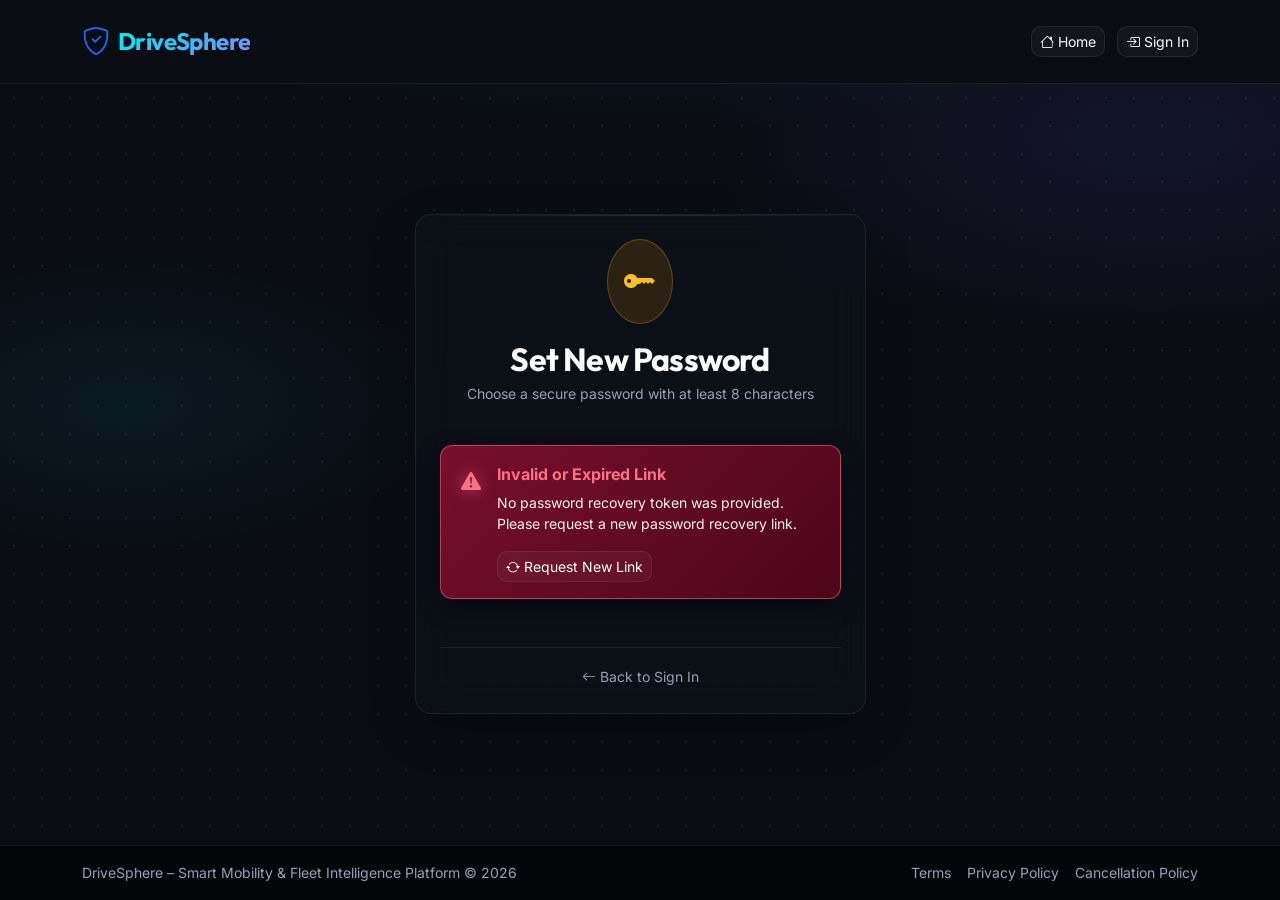
<file: frontend/reset-password.html>
<!DOCTYPE html>
<html lang="en">
<head>
    <meta charset="UTF-8">
    <meta name="viewport" content="width=device-width, initial-scale=1.0">
    <title>DriveSphere – Reset Password</title>
    <!-- Google Fonts -->
    <link rel="preconnect" href="https://fonts.googleapis.com">
    <link rel="preconnect" href="https://fonts.gstatic.com" crossorigin>
    <link href="https://fonts.googleapis.com/css2?family=Inter:wght@300;400;500;600;700&family=Outfit:wght@500;600;700;800&display=swap" rel="stylesheet">
    <!-- Bootstrap 5 CSS & Icons -->
    <link href="https://cdn.jsdelivr.net/npm/bootstrap@5.3.3/dist/css/bootstrap.min.css" rel="stylesheet">
    <link href="https://cdn.jsdelivr.net/npm/bootstrap-icons@1.11.3/font/bootstrap-icons.min.css" rel="stylesheet">
    <!-- Custom Theme CSS & Manager -->
    <link rel="stylesheet" href="assets/css/style.css">
    <script src="assets/js/theme.js"></script>
</head>
<body class="bg-dark text-light d-flex flex-column min-vh-100 justify-content-between">

    <!-- Top Navigation -->
    <nav class="navbar navbar-expand-lg navbar-dark bg-dark border-bottom border-secondary py-3">
        <div class="container">
            <a class="navbar-brand d-flex align-items-center" href="index.html">
                <i class="bi bi-shield-check text-primary fs-3 me-2"></i>
                <span class="brand-font fs-4 text-gradient">DriveSphere</span>
            </a>
            <div class="d-flex align-items-center gap-2">
                <a href="index.html" class="btn btn-outline-secondary btn-sm me-1"><i class="bi bi-house me-1"></i>Home</a>
                <a href="login.html" class="btn btn-outline-light btn-sm"><i class="bi bi-box-arrow-in-right me-1"></i>Sign In</a>
            </div>
        </div>
    </nav>

    <!-- Main Reset Password Container -->
    <main class="container my-5">
        <div class="row justify-content-center">
            <div class="col-lg-5 col-md-8">
                <div class="card bg-surface border-secondary shadow-lg p-4 rounded-4">
                    <div class="text-center mb-4">
                        <div class="bg-warning-subtle text-warning rounded-circle d-inline-flex p-3 mb-3">
                            <i class="bi bi-key-fill fs-2"></i>
                        </div>
                        <h2 class="brand-font text-white mb-1">Set New Password</h2>
                        <p class="text-secondary small">Choose a secure password with at least 8 characters</p>
                    </div>

                    <!-- Missing / Invalid Token Banner -->
                    <div id="token-error-box" class="alert alert-danger d-none py-3 px-3 mb-4" role="alert">
                        <div class="d-flex align-items-start">
                            <i class="bi bi-exclamation-triangle-fill fs-5 alert-icon me-3 mt-1"></i>
                            <div>
                                <div class="alert-heading fs-6 mb-1">Invalid or Expired Link</div>
                                <div id="token-error-text" class="alert-body small mb-3">This password reset link is invalid or has expired. Please request a new link.</div>
                                <a href="forgot-password.html" class="btn btn-sm btn-outline-light"><i class="bi bi-arrow-repeat me-1"></i>Request New Link</a>
                            </div>
                        </div>
                    </div>

                    <!-- Alerts -->
                    <div id="reset-alert" class="alert alert-danger d-none py-3 px-3 mb-3" role="alert">
                        <div class="d-flex align-items-start">
                            <i class="bi bi-exclamation-triangle-fill fs-5 alert-icon me-2 mt-1"></i>
                            <div id="reset-alert-text" class="alert-body small"></div>
                        </div>
                    </div>

                    <div id="reset-success" class="alert alert-success d-none py-3 px-3 mb-4" role="alert">
                        <div class="d-flex align-items-start">
                            <i class="bi bi-check-circle-fill fs-4 alert-icon me-3 mt-1"></i>
                            <div>
                                <div class="alert-heading fs-6 mb-1">Password Reset Successfully</div>
                                <div class="alert-body small mb-3">Your password has been updated securely. You can now sign in with your new credentials.</div>
                                <a href="login.html" class="btn btn-sm btn-primary w-100 py-2 fw-semibold"><i class="bi bi-box-arrow-in-right me-1"></i>Proceed to Sign In</a>
                            </div>
                        </div>
                    </div>

                    <form id="reset-form">
                        <div class="mb-3">
                            <label for="new-password" class="form-label text-light small fw-medium">New Password</label>
                            <div class="input-group">
                                <span class="input-group-text bg-dark border-secondary text-secondary"><i class="bi bi-lock"></i></span>
                                <input type="password" class="form-control bg-dark text-white border-secondary" id="new-password" placeholder="Min. 8 characters" minlength="8" required autocomplete="new-password">
                                <button class="btn btn-outline-secondary border-secondary text-secondary toggle-password-btn" type="button" data-target="new-password" aria-label="Show password" title="Show password">
                                    <i class="bi bi-eye"></i>
                                </button>
                            </div>
                            <div class="form-text text-secondary" style="font-size: 0.75rem;">Must contain uppercase, lowercase, digit, and special character.</div>
                        </div>

                        <div class="mb-4">
                            <label for="confirm-password" class="form-label text-light small fw-medium">Confirm New Password</label>
                            <div class="input-group">
                                <span class="input-group-text bg-dark border-secondary text-secondary"><i class="bi bi-check-lg"></i></span>
                                <input type="password" class="form-control bg-dark text-white border-secondary" id="confirm-password" placeholder="Re-enter new password" minlength="8" required autocomplete="new-password">
                                <button class="btn btn-outline-secondary border-secondary text-secondary toggle-password-btn" type="button" data-target="confirm-password" aria-label="Show password" title="Show password">
                                    <i class="bi bi-eye"></i>
                                </button>
                            </div>
                        </div>

                        <button type="submit" id="reset-btn" class="btn btn-primary w-100 py-2 fw-semibold">
                            <span id="reset-btn-text"><i class="bi bi-shield-check me-2"></i>Update Password</span>
                            <span id="reset-spinner" class="spinner-border spinner-border-sm d-none" role="status"></span>
                        </button>
                    </form>

                    <div class="text-center mt-4 pt-3 border-top border-secondary">
                        <a href="login.html" class="text-secondary small text-decoration-none">
                            <i class="bi bi-arrow-left me-1"></i>Back to Sign In
                        </a>
                    </div>
                </div>
            </div>
        </div>
    </main>

    <!-- Footer -->
    <footer class="py-3 border-top border-secondary text-center text-muted small">
        <div class="container d-flex flex-column flex-md-row justify-content-between align-items-center gap-2">
            <div>DriveSphere – Smart Mobility &amp; Fleet Intelligence Platform &copy; 2026</div>
            <div class="d-flex gap-3">
                <a href="terms.html" class="text-muted text-decoration-none">Terms</a>
                <a href="privacy.html" class="text-muted text-decoration-none">Privacy Policy</a>
                <a href="refund-policy.html" class="text-muted text-decoration-none">Cancellation Policy</a>
            </div>
        </div>
    </footer>

    <!-- Bootstrap JS & App Scripts -->
    <script src="https://cdn.jsdelivr.net/npm/bootstrap@5.3.3/dist/js/bootstrap.bundle.min.js"></script>
    <script src="assets/js/api.js?v=2.3"></script>
    <script>
        document.addEventListener('DOMContentLoaded', () => {
            const form = document.getElementById('reset-form');
            const newPwdInput = document.getElementById('new-password');
            const confirmPwdInput = document.getElementById('confirm-password');
            const alertBox = document.getElementById('reset-alert');
            const alertText = document.getElementById('reset-alert-text');
            const successBox = document.getElementById('reset-success');
            const tokenErrorBox = document.getElementById('token-error-box');
            const tokenErrorText = document.getElementById('token-error-text');
            const resetBtn = document.getElementById('reset-btn');
            const btnText = document.getElementById('reset-btn-text');
            const spinner = document.getElementById('reset-spinner');

            const params = new URLSearchParams(window.location.search);
            const token = params.get('token');

            if (!token || !token.trim()) {
                form.classList.add('d-none');
                tokenErrorText.textContent = 'No password recovery token was provided. Please request a new password recovery link.';
                tokenErrorBox.classList.remove('d-none');
                return;
            }

            form.addEventListener('submit', async (e) => {
                e.preventDefault();
                alertBox.classList.add('d-none');
                successBox.classList.add('d-none');

                const newPassword = newPwdInput.value;
                const confirmPassword = confirmPwdInput.value;

                if (newPassword !== confirmPassword) {
                    alertText.textContent = 'Passwords do not match. Please ensure both fields are identical.';
                    alertBox.classList.remove('d-none');
                    return;
                }

                const passwordRegex = /^(?=.*[0-9])(?=.*[a-z])(?=.*[A-Z])(?=.*[!@#$%^&*()_+\-=\[\]{};':"\\|,.<>\/?]).{8,}$/;
                if (!passwordRegex.test(newPassword)) {
                    alertText.textContent = 'Please choose a password that meets all requirements: min. 8 characters, with at least 1 uppercase letter, 1 lowercase letter, 1 digit, and 1 special symbol.';
                    alertBox.classList.remove('d-none');
                    return;
                }

                btnText.classList.add('d-none');
                spinner.classList.remove('d-none');
                resetBtn.disabled = true;

                try {
                    await API.post('/auth/reset-password', {
                        token: token.trim(),
                        newPassword: newPassword
                    });

                    form.classList.add('d-none');
                    successBox.classList.remove('d-none');
                    successBox.scrollIntoView({ behavior: 'smooth', block: 'nearest' });
                } catch (err) {
                    const msg = err.message || '';
                    if (msg.toLowerCase().includes('expired') || msg.toLowerCase().includes('already been used') || msg.toLowerCase().includes('invalid')) {
                        form.classList.add('d-none');
                        tokenErrorText.textContent = 'This password reset link is invalid or has expired. Please request a new link.';
                        tokenErrorBox.classList.remove('d-none');
                        tokenErrorBox.scrollIntoView({ behavior: 'smooth', block: 'nearest' });
                    } else {
                        alertText.textContent = msg || "We couldn't complete your request right now. Please try again in a moment.";
                        alertBox.classList.remove('d-none');
                    }
                } finally {
                    btnText.classList.remove('d-none');
                    spinner.classList.add('d-none');
                    resetBtn.disabled = false;
                }
            });
        });
    </script>
</body>
</html>
</file>
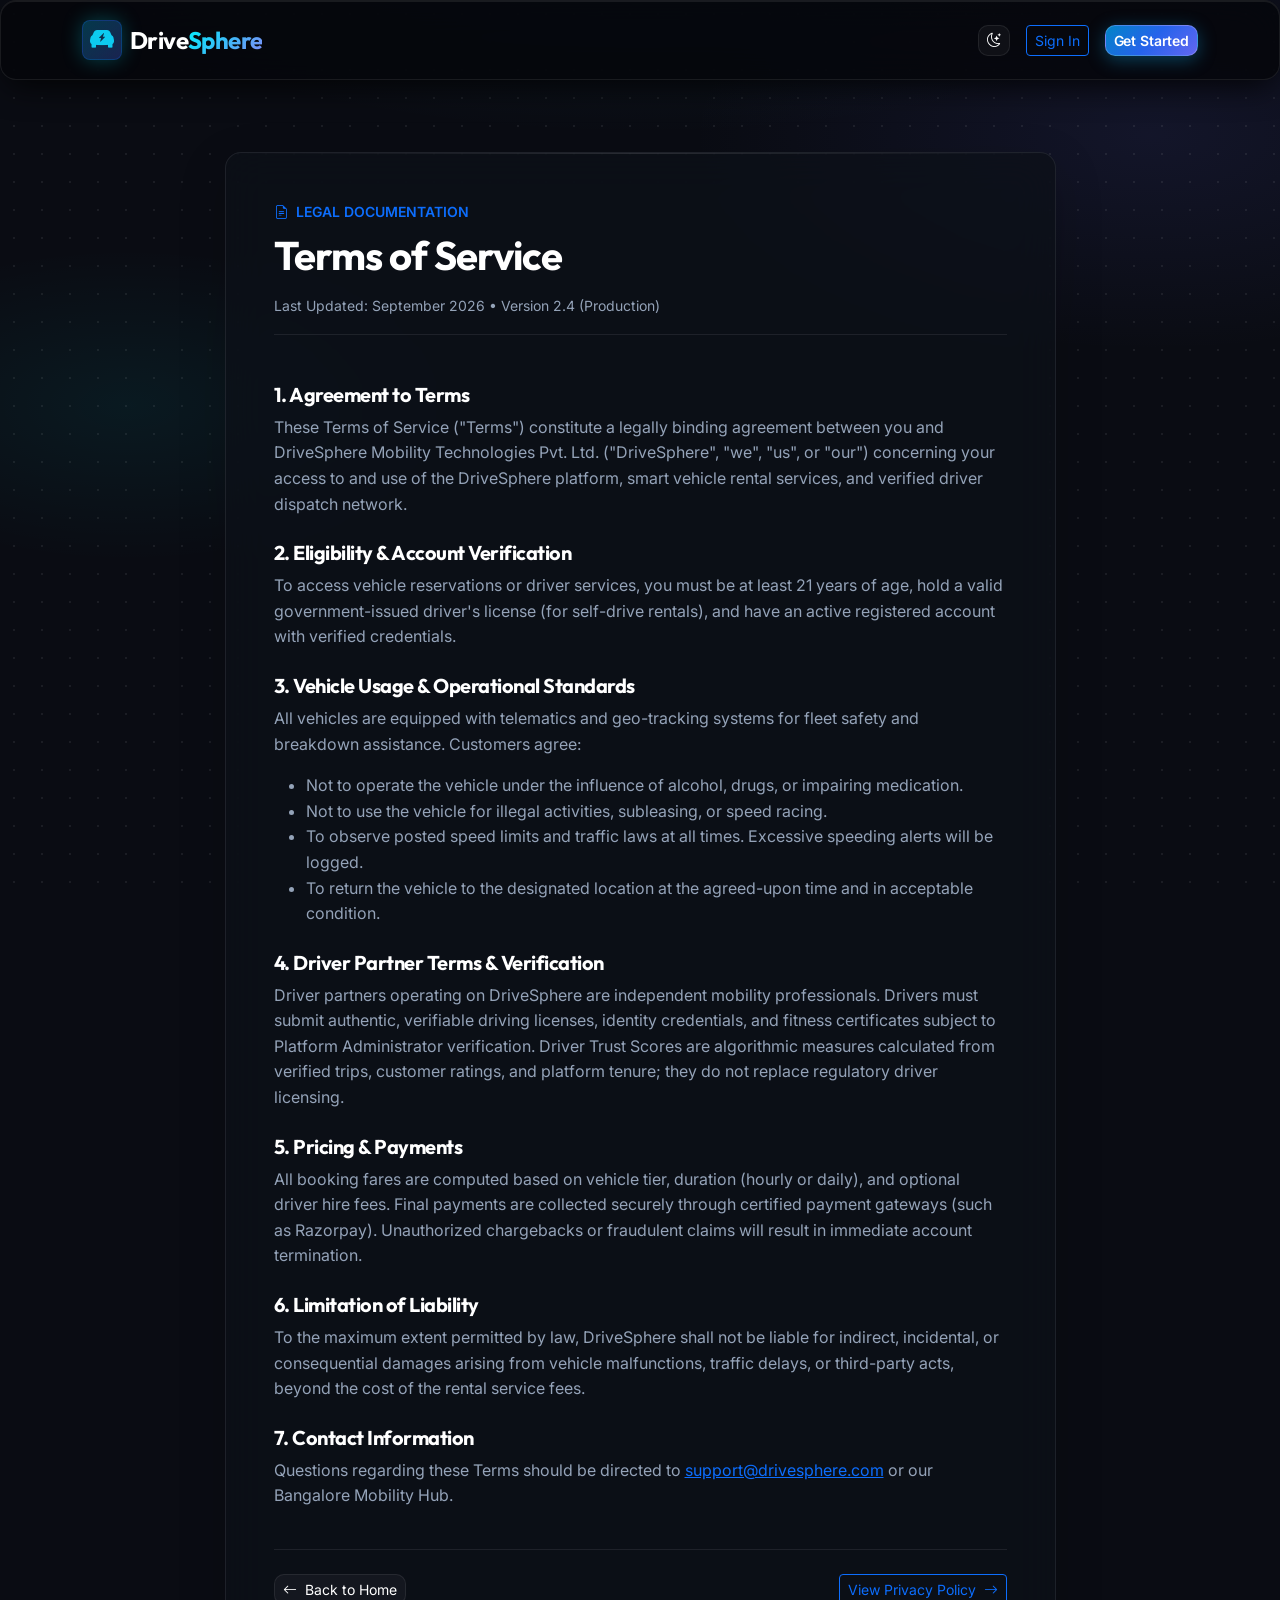
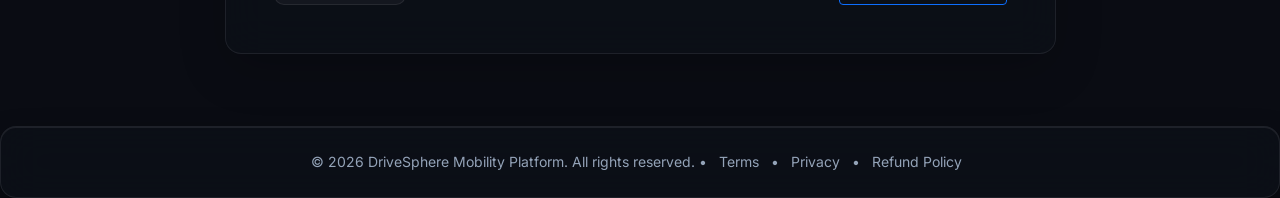
<file: frontend/terms.html>
<!DOCTYPE html>
<html lang="en">
<head>
    <meta charset="UTF-8">
    <meta name="viewport" content="width=device-width, initial-scale=1.0">
    <meta name="description" content="DriveSphere Terms of Service - Rules, operational policies, and driver/customer service terms.">
    <title>Terms of Service – DriveSphere Smart Mobility</title>

    <!-- Google Fonts -->
    <link rel="preconnect" href="https://fonts.googleapis.com">
    <link rel="preconnect" href="https://fonts.gstatic.com" crossorigin>
    <link href="https://fonts.googleapis.com/css2?family=Inter:wght@300;400;500;600;700&family=Outfit:wght@400;500;600;700;800&display=swap" rel="stylesheet">

    <!-- Bootstrap 5 CSS & Icons -->
    <link href="https://cdn.jsdelivr.net/npm/bootstrap@5.3.3/dist/css/bootstrap.min.css" rel="stylesheet">
    <link rel="stylesheet" href="https://cdn.jsdelivr.net/npm/bootstrap-icons@1.11.3/font/bootstrap-icons.min.css">
    
    <!-- Custom Theme CSS & Theme Script -->
    <link rel="stylesheet" href="assets/css/style.css">
    <script src="assets/js/theme.js"></script>
</head>
<body class="bg-dark text-light">

    <!-- Navigation -->
    <nav class="navbar navbar-expand-lg navbar-dark bg-surface border-bottom border-secondary sticky-top py-3">
        <div class="container">
            <a class="navbar-brand d-flex align-items-center gap-2" href="index.html">
                <div class="brand-icon-wrapper p-2 rounded-3 bg-primary bg-opacity-10 border border-primary border-opacity-25">
                    <i class="bi bi-ev-front-fill text-info fs-4"></i>
                </div>
                <span class="fs-4 fw-bold brand-font text-white">Drive<span class="text-gradient">Sphere</span></span>
            </a>
            <div class="d-flex align-items-center gap-3">
                <button class="btn btn-outline-secondary btn-sm" id="theme-toggle" title="Toggle Theme">
                    <i class="bi bi-moon-stars"></i>
                </button>
                <a href="login.html" class="btn btn-outline-primary btn-sm">Sign In</a>
                <a href="register.html" class="btn btn-primary btn-sm">Get Started</a>
            </div>
        </div>
    </nav>

    <!-- Main Content -->
    <main class="container my-5 py-4">
        <div class="row justify-content-center">
            <div class="col-lg-9">
                <div class="card p-4 p-md-5 border-secondary bg-surface shadow-lg">
                    <div class="d-flex align-items-center gap-2 text-primary small fw-semibold text-uppercase tracking-wider mb-2">
                        <i class="bi bi-file-earmark-text"></i> Legal Documentation
                    </div>
                    <h1 class="display-6 fw-bold text-white mb-3">Terms of Service</h1>
                    <p class="text-secondary small border-bottom border-secondary pb-3 mb-4">
                        Last Updated: September 2026 &bull; Version 2.4 (Production)
                    </p>

                    <div class="content-section text-light">
                        <h5 class="text-white mt-4 mb-2">1. Agreement to Terms</h5>
                        <p class="text-secondary">
                            These Terms of Service ("Terms") constitute a legally binding agreement between you and DriveSphere Mobility Technologies Pvt. Ltd. ("DriveSphere", "we", "us", or "our") concerning your access to and use of the DriveSphere platform, smart vehicle rental services, and verified driver dispatch network.
                        </p>

                        <h5 class="text-white mt-4 mb-2">2. Eligibility & Account Verification</h5>
                        <p class="text-secondary">
                            To access vehicle reservations or driver services, you must be at least 21 years of age, hold a valid government-issued driver's license (for self-drive rentals), and have an active registered account with verified credentials.
                        </p>

                        <h5 class="text-white mt-4 mb-2">3. Vehicle Usage & Operational Standards</h5>
                        <p class="text-secondary">
                            All vehicles are equipped with telematics and geo-tracking systems for fleet safety and breakdown assistance. Customers agree:
                        </p>
                        <ul class="text-secondary">
                            <li>Not to operate the vehicle under the influence of alcohol, drugs, or impairing medication.</li>
                            <li>Not to use the vehicle for illegal activities, subleasing, or speed racing.</li>
                            <li>To observe posted speed limits and traffic laws at all times. Excessive speeding alerts will be logged.</li>
                            <li>To return the vehicle to the designated location at the agreed-upon time and in acceptable condition.</li>
                        </ul>

                        <h5 class="text-white mt-4 mb-2">4. Driver Partner Terms & Verification</h5>
                        <p class="text-secondary">
                            Driver partners operating on DriveSphere are independent mobility professionals. Drivers must submit authentic, verifiable driving licenses, identity credentials, and fitness certificates subject to Platform Administrator verification. Driver Trust Scores are algorithmic measures calculated from verified trips, customer ratings, and platform tenure; they do not replace regulatory driver licensing.
                        </p>

                        <h5 class="text-white mt-4 mb-2">5. Pricing & Payments</h5>
                        <p class="text-secondary">
                            All booking fares are computed based on vehicle tier, duration (hourly or daily), and optional driver hire fees. Final payments are collected securely through certified payment gateways (such as Razorpay). Unauthorized chargebacks or fraudulent claims will result in immediate account termination.
                        </p>

                        <h5 class="text-white mt-4 mb-2">6. Limitation of Liability</h5>
                        <p class="text-secondary">
                            To the maximum extent permitted by law, DriveSphere shall not be liable for indirect, incidental, or consequential damages arising from vehicle malfunctions, traffic delays, or third-party acts, beyond the cost of the rental service fees.
                        </p>

                        <h5 class="text-white mt-4 mb-2">7. Contact Information</h5>
                        <p class="text-secondary">
                            Questions regarding these Terms should be directed to <a href="mailto:support@drivesphere.com" class="text-primary">support@drivesphere.com</a> or our Bangalore Mobility Hub.
                        </p>
                    </div>

                    <div class="mt-4 pt-4 border-top border-secondary d-flex justify-content-between align-items-center">
                        <a href="index.html" class="btn btn-outline-secondary btn-sm"><i class="bi bi-arrow-left me-1"></i> Back to Home</a>
                        <a href="privacy.html" class="btn btn-outline-primary btn-sm">View Privacy Policy <i class="bi bi-arrow-right ms-1"></i></a>
                    </div>
                </div>
            </div>
        </div>
    </main>

    <!-- Footer -->
    <footer class="py-4 border-top border-secondary bg-surface text-center small text-secondary">
        <div class="container">
            &copy; 2026 DriveSphere Mobility Platform. All rights reserved. &bull; 
            <a href="terms.html" class="text-secondary text-decoration-none mx-2">Terms</a> &bull; 
            <a href="privacy.html" class="text-secondary text-decoration-none mx-2">Privacy</a> &bull; 
            <a href="refund-policy.html" class="text-secondary text-decoration-none mx-2">Refund Policy</a>
        </div>
    </footer>

    <!-- Bootstrap 5 Bundle JS -->
    <script src="https://cdn.jsdelivr.net/npm/bootstrap@5.3.3/dist/js/bootstrap.bundle.min.js"></script>
</body>
</html>
</file>
<file: frontend/assets/css/style.css>
/* ===================================================================
   DriveSphere – Unified Dark Mobility Design System
   Modern High-Contrast Dark Theme (Applied Everywhere)
   =================================================================== */

@import url('https://fonts.googleapis.com/css2?family=Inter:wght@300;400;500;600;700;800&family=Outfit:wght@400;500;600;700;800;900&family=JetBrains+Mono:wght@400;500;600;700&display=swap');

:root,
[data-theme="dark"],
[data-theme="light"],
body {
  /* Canvas & Deep Charcoal Surfaces */
  --bg-primary: #050609;
  --bg-secondary: #0a0c13;
  --bg-surface: rgba(13, 16, 24, 0.75);
  --bg-surface-elevated: rgba(18, 22, 34, 0.88);
  --bg-surface-hover: rgba(26, 32, 48, 0.95);
  --bg-card: rgba(13, 16, 24, 0.75);
  --bg-input: rgba(9, 11, 18, 0.88);
  --bg-modal: #0c0f18;
  --bg-dropdown: #0d101a;
  --bg-nav: rgba(5, 7, 11, 0.85);

  /* Luminous Razor Borders */
  --border-color: rgba(255, 255, 255, 0.08);
  --border-subtle: rgba(255, 255, 255, 0.05);
  --border-hover: rgba(255, 255, 255, 0.18);
  --border-accent: rgba(56, 189, 248, 0.35);
  --border-glow: rgba(0, 242, 254, 0.5);

  /* Cyber & Electric Accents */
  --accent-cyan: #00f2fe;
  --accent-sky: #38bdf8;
  --accent-blue: #3b82f6;
  --accent-indigo: #6366f1;
  --accent-purple: #a855f7;
  --accent-emerald: #10b981;
  --accent-amber: #f59e0b;
  --accent-rose: #f43f5e;

  /* Typography Colors (High Contrast WCAG AAA) */
  --text-primary: #ffffff;
  --text-secondary: #94a3b8;
  --text-muted: #64748b;
  --text-dim: #475569;

  /* Specular Glows & Shadows */
  --glow-cyan: 0 0 25px rgba(0, 242, 254, 0.28);
  --glow-sky: 0 0 25px rgba(56, 189, 248, 0.28);
  --glow-indigo: 0 0 30px rgba(99, 102, 241, 0.25);
  --glow-emerald: 0 0 25px rgba(16, 185, 129, 0.25);
  --glow-card: inset 0 1px 0 0 rgba(255, 255, 255, 0.08), 0 12px 32px -8px rgba(0, 0, 0, 0.85);
  --glow-card-hover: inset 0 1px 0 0 rgba(255, 255, 255, 0.16), 0 20px 40px -10px rgba(0, 0, 0, 0.95), 0 0 25px -4px rgba(56, 189, 248, 0.22);

  /* Typography Fonts */
  --font-display: 'Outfit', 'Inter', -apple-system, sans-serif;
  --font-body: 'Inter', -apple-system, BlinkMacSystemFont, 'Segoe UI', Roboto, sans-serif;
  --font-mono: 'JetBrains Mono', 'SF Mono', monospace;
}

/* ===================================================================
   Base Reset & Ambient Canvas (Dotted Grid & Nebula Glow)
   =================================================================== */

*, *::before, *::after {
  margin: 0;
  padding: 0;
  box-sizing: border-box;
}

html {
  color-scheme: dark;
  scroll-behavior: smooth;
  background-color: var(--bg-primary);
}

body {
  background-color: var(--bg-primary) !important;
  background-image: 
    radial-gradient(rgba(255, 255, 255, 0.07) 1px, transparent 1px),
    radial-gradient(ellipse 80% 50% at 50% -20%, rgba(56, 189, 248, 0.12), transparent 70%),
    radial-gradient(ellipse 60% 40% at 90% 15%, rgba(99, 102, 241, 0.10), transparent 60%),
    radial-gradient(ellipse 50% 35% at 10% 45%, rgba(0, 242, 254, 0.06), transparent 50%) !important;
  background-size: 28px 28px, 100% 100%, 100% 100%, 100% 100% !important;
  background-attachment: fixed !important;
  color: var(--text-primary) !important;
  font-family: var(--font-body);
  line-height: 1.6;
  overflow-x: hidden;
  -webkit-font-smoothing: antialiased;
  -moz-osx-font-smoothing: grayscale;
}

/* Minimalist Cursor-grade Scrollbar */
::-webkit-scrollbar {
  width: 7px;
  height: 7px;
}
::-webkit-scrollbar-track {
  background: var(--bg-primary);
}
::-webkit-scrollbar-thumb {
  background: rgba(255, 255, 255, 0.14);
  border-radius: 9999px;
  border: 1px solid rgba(0, 0, 0, 0.4);
}
::-webkit-scrollbar-thumb:hover {
  background: rgba(255, 255, 255, 0.28);
}

/* ===================================================================
   Typography & Linear Gradients (Vercel & Cursor Polish)
   =================================================================== */

h1, h2, h3, h4, h5, h6, .brand-font {
  font-family: var(--font-display);
  font-weight: 700;
  letter-spacing: -0.025em;
  color: #ffffff !important;
}

p, .text-secondary {
  color: var(--text-secondary) !important;
}

.text-muted {
  color: #94a3b8 !important;
}

.text-dim {
  color: var(--text-dim) !important;
}

.text-gradient {
  background: linear-gradient(135deg, #00f2fe 0%, #38bdf8 50%, #818cf8 100%) !important;
  -webkit-background-clip: text !important;
  background-clip: text !important;
  -webkit-text-fill-color: transparent !important;
}

.text-gradient-purple {
  background: linear-gradient(135deg, #c084fc 0%, #818cf8 50%, #38bdf8 100%) !important;
  -webkit-background-clip: text !important;
  background-clip: text !important;
  -webkit-text-fill-color: transparent !important;
}

.text-gradient-white {
  background: linear-gradient(180deg, #ffffff 0%, #a1a1aa 100%) !important;
  -webkit-background-clip: text !important;
  background-clip: text !important;
  -webkit-text-fill-color: transparent !important;
}

.kpi-label {
  color: #94a3b8 !important;
  font-weight: 700;
  letter-spacing: 0.08em;
  font-size: 0.74rem;
  text-transform: uppercase;
  font-family: var(--font-body);
}

/* ===================================================================
   Cards & Glassmorphism Surfaces (Specular Top-Rim Highlights)
   =================================================================== */

.card,
.glass-card,
.bg-surface {
  background: var(--bg-surface) !important;
  backdrop-filter: blur(20px);
  -webkit-backdrop-filter: blur(20px);
  border: 1px solid var(--border-color) !important;
  border-radius: 16px;
  box-shadow: var(--glow-card);
  transition: all 0.3s cubic-bezier(0.16, 1, 0.3, 1);
  position: relative;
  color: var(--text-primary);
}

/* Specular top border highlight */
.card::before,
.glass-card::before {
  content: '';
  position: absolute;
  top: 0;
  left: 0;
  right: 0;
  height: 1px;
  background: linear-gradient(90deg, transparent 0%, rgba(255, 255, 255, 0.12) 50%, transparent 100%);
  pointer-events: none;
  border-top-left-radius: inherit;
  border-top-right-radius: inherit;
}

.card:hover,
.glass-card:hover,
.hover-elevate:hover {
  border-color: var(--border-hover) !important;
  box-shadow: var(--glow-card-hover) !important;
  transform: translateY(-2px);
}

.glass-card-sm {
  background: rgba(11, 14, 22, 0.75) !important;
  backdrop-filter: blur(14px);
  -webkit-backdrop-filter: blur(14px);
  border: 1px solid var(--border-color) !important;
  border-radius: 12px;
  box-shadow: inset 0 1px 0 0 rgba(255, 255, 255, 0.05);
}

/* ===================================================================
   Navigation Bar (Sticky Frosted Header)
   =================================================================== */

.navbar,
.navbar-custom {
  background: var(--bg-nav) !important;
  backdrop-filter: blur(24px) !important;
  -webkit-backdrop-filter: blur(24px) !important;
  border-bottom: 1px solid var(--border-color) !important;
  padding: 14px 0 !important;
  transition: all 0.3s ease;
}

.brand-icon-wrapper {
  width: 40px;
  height: 40px;
  border-radius: 10px;
  background: linear-gradient(135deg, rgba(0, 242, 254, 0.18), rgba(99, 102, 241, 0.22));
  border: 1px solid rgba(0, 242, 254, 0.35);
  display: flex;
  align-items: center;
  justify-content: center;
  box-shadow: 0 0 20px rgba(0, 242, 254, 0.25);
}

.nav-link,
.nav-link-custom {
  color: var(--text-secondary) !important;
  font-weight: 500;
  font-size: 0.92rem;
  padding: 8px 14px !important;
  transition: all 0.2s ease;
  border-radius: 8px;
}

.nav-link:hover,
.nav-link-custom:hover {
  color: #ffffff !important;
  background: rgba(255, 255, 255, 0.06);
}

.nav-pills .nav-link {
  color: var(--text-secondary) !important;
  border-radius: 10px;
  border: 1px solid transparent;
  transition: all 0.2s ease;
}

.nav-pills .nav-link:hover {
  color: #ffffff !important;
  background: rgba(255, 255, 255, 0.05);
}

.nav-pills .nav-link.active {
  background: linear-gradient(135deg, rgba(56, 189, 248, 0.18), rgba(99, 102, 241, 0.22)) !important;
  border: 1px solid rgba(56, 189, 248, 0.45) !important;
  color: #ffffff !important;
  box-shadow: 0 0 20px rgba(56, 189, 248, 0.22);
}

/* ===================================================================
   Buttons (Glow & Clean Precision)
   =================================================================== */

.btn-primary {
  background: linear-gradient(135deg, #0284c7 0%, #2563eb 50%, #6366f1 100%) !important;
  border: 1px solid rgba(255, 255, 255, 0.2) !important;
  color: #ffffff !important;
  font-weight: 600;
  border-radius: 10px;
  box-shadow: 0 4px 18px rgba(14, 165, 233, 0.35);
  transition: all 0.25s cubic-bezier(0.16, 1, 0.3, 1);
  letter-spacing: -0.01em;
}

.btn-primary:hover,
.btn-primary:focus {
  background: linear-gradient(135deg, #00f2fe 0%, #3b82f6 50%, #8b5cf6 100%) !important;
  box-shadow: 0 8px 25px rgba(0, 242, 254, 0.5) !important;
  transform: translateY(-1px);
  color: #ffffff !important;
}

.btn-electric {
  background: linear-gradient(135deg, #00f2fe 0%, #38bdf8 50%, #6366f1 100%) !important;
  color: #030712 !important;
  font-weight: 700;
  padding: 12px 28px;
  border-radius: 12px;
  border: none;
  box-shadow: 0 4px 20px rgba(0, 242, 254, 0.4);
  transition: all 0.25s ease;
  display: inline-flex;
  align-items: center;
  gap: 8px;
}

.btn-electric:hover {
  transform: translateY(-2px);
  box-shadow: 0 8px 30px rgba(0, 242, 254, 0.6);
  color: #030712 !important;
}

.btn-outline-light,
.btn-outline-secondary {
  background: rgba(255, 255, 255, 0.04) !important;
  border: 1px solid var(--border-color) !important;
  color: var(--text-primary) !important;
  border-radius: 10px;
  transition: all 0.2s ease;
}

.btn-outline-light:hover,
.btn-outline-secondary:hover {
  background: rgba(255, 255, 255, 0.09) !important;
  border-color: rgba(255, 255, 255, 0.24) !important;
  color: #ffffff !important;
  transform: translateY(-1px);
}

.btn-glass {
  background: rgba(255, 255, 255, 0.05);
  border: 1px solid var(--border-color);
  color: var(--text-primary);
  font-weight: 600;
  padding: 12px 24px;
  border-radius: 12px;
  transition: all 0.25s ease;
  display: inline-flex;
  align-items: center;
  gap: 8px;
}

.btn-glass:hover {
  background: rgba(255, 255, 255, 0.1);
  border-color: rgba(255, 255, 255, 0.25);
  color: #ffffff;
  transform: translateY(-2px);
}

/* Category Filter Pills (Vercel Style) */
#fleet-category-pills .btn {
  background: rgba(255, 255, 255, 0.04);
  border: 1px solid var(--border-color);
  color: var(--text-secondary);
  border-radius: 9999px;
  padding: 6px 18px;
  font-size: 0.85rem;
  font-weight: 500;
  transition: all 0.2s ease;
}

#fleet-category-pills .btn:hover {
  background: rgba(255, 255, 255, 0.08);
  color: #ffffff;
  border-color: rgba(255, 255, 255, 0.2);
}

#fleet-category-pills .btn.active {
  background: linear-gradient(135deg, rgba(56, 189, 248, 0.2), rgba(99, 102, 241, 0.25));
  border-color: rgba(56, 189, 248, 0.5);
  color: #ffffff;
  box-shadow: 0 0 16px rgba(56, 189, 248, 0.25);
}

/* ===================================================================
   Form Controls & Inputs (Cursor Precision Dark Fields)
   =================================================================== */

label,
.form-label {
  color: #e2e8f0 !important;
  font-weight: 500;
  font-size: 0.88rem;
  margin-bottom: 0.35rem;
}

.form-control,
.form-select {
  background-color: var(--bg-input) !important;
  border: 1px solid var(--border-color) !important;
  color: #ffffff !important;
  border-radius: 10px !important;
  padding: 0.65rem 0.95rem;
  font-size: 0.92rem;
  transition: all 0.2s ease;
  box-shadow: inset 0 1px 2px rgba(0, 0, 0, 0.4);
}

.form-control:focus,
.form-select:focus {
  background-color: #070911 !important;
  border-color: #38bdf8 !important;
  box-shadow: 0 0 0 3px rgba(56, 189, 248, 0.22), inset 0 1px 2px rgba(0, 0, 0, 0.4) !important;
  color: #ffffff !important;
}

.form-control::placeholder {
  color: #64748b !important;
}

.input-group-text {
  background-color: #0a0d16 !important;
  border: 1px solid var(--border-color) !important;
  color: #94a3b8 !important;
  border-radius: 10px 0 0 10px !important;
}

.form-text {
  color: #94a3b8 !important;
  font-size: 0.78rem;
}

/* ===================================================================
   Dropdowns & Modals (DriveSphere Deep Charcoal Frosted Backdrops)
   =================================================================== */

.dropdown-menu,
.dropdown-menu-dark {
  background: var(--bg-dropdown) !important;
  border: 1px solid var(--border-color) !important;
  backdrop-filter: blur(24px) !important;
  -webkit-backdrop-filter: blur(24px) !important;
  border-radius: 12px !important;
  box-shadow: 0 20px 45px -10px rgba(0, 0, 0, 0.9), inset 0 1px 0 0 rgba(255, 255, 255, 0.08) !important;
  padding: 8px !important;
}

.dropdown-item {
  color: #e2e8f0 !important;
  border-radius: 8px !important;
  padding: 8px 14px !important;
  font-size: 0.9rem !important;
  transition: all 0.15s ease !important;
}

.dropdown-item:hover,
.dropdown-item:focus {
  background: rgba(255, 255, 255, 0.07) !important;
  color: #38bdf8 !important;
}

.dropdown-divider {
  border-color: var(--border-subtle) !important;
}

.modal-content {
  background: var(--bg-modal) !important;
  border: 1px solid var(--border-color) !important;
  border-radius: 18px !important;
  box-shadow: 0 30px 65px -10px rgba(0, 0, 0, 0.95), 0 0 30px rgba(56, 189, 248, 0.12) !important;
  backdrop-filter: blur(24px) !important;
  -webkit-backdrop-filter: blur(24px) !important;
  color: var(--text-primary) !important;
}

.modal-header {
  border-bottom: 1px solid var(--border-color) !important;
  padding: 1.25rem 1.5rem !important;
}

.modal-footer {
  border-top: 1px solid var(--border-color) !important;
  padding: 1.25rem 1.5rem !important;
}

/* ===================================================================
   Tables (Minimalist Slate Headers & Clean Borders)
   =================================================================== */

.table {
  --bs-table-bg: transparent !important;
  --bs-table-color: #f1f5f9 !important;
  border-color: var(--border-subtle) !important;
}

.table th,
.table-dark th {
  background-color: rgba(10, 13, 20, 0.75) !important;
  color: #94a3b8 !important;
  border-bottom: 1px solid var(--border-color) !important;
  font-weight: 600;
  font-size: 0.76rem;
  letter-spacing: 0.06em;
  text-transform: uppercase;
  padding: 12px 16px !important;
}

.table td,
.table-dark td {
  background-color: transparent !important;
  color: #f8fafc !important;
  border-bottom: 1px solid var(--border-subtle) !important;
  padding: 14px 16px !important;
  vertical-align: middle;
}

.table-hover tbody tr:hover td {
  background-color: rgba(255, 255, 255, 0.035) !important;
}

/* ===================================================================
   Status Badges & Pills (Glow Architecture)
   =================================================================== */

.badge {
  font-weight: 600;
  letter-spacing: 0.02em;
  border-radius: 6px;
  padding: 0.4em 0.75em;
}

.badge-status-held,
.badge-warning,
.bg-warning-subtle {
  background: rgba(245, 158, 11, 0.14) !important;
  color: #fbbf24 !important;
  border: 1px solid rgba(245, 158, 11, 0.3) !important;
}

.badge-status-confirmed,
.badge-success,
.bg-success-subtle {
  background: rgba(16, 185, 129, 0.14) !important;
  color: #34d399 !important;
  border: 1px solid rgba(16, 185, 129, 0.3) !important;
}

.badge-status-active,
.badge-info,
.bg-info-subtle {
  background: rgba(56, 189, 248, 0.14) !important;
  color: #38bdf8 !important;
  border: 1px solid rgba(56, 189, 248, 0.3) !important;
}

.badge-status-completed,
.badge-primary,
.bg-primary-subtle {
  background: rgba(99, 102, 241, 0.14) !important;
  color: #a5b4fc !important;
  border: 1px solid rgba(99, 102, 241, 0.3) !important;
}

.badge-status-cancelled,
.badge-danger,
.bg-danger-subtle {
  background: rgba(244, 63, 94, 0.14) !important;
  color: #fb7185 !important;
  border: 1px solid rgba(244, 63, 94, 0.3) !important;
}

/* Presence badges */
.badge-presence-online {
  background: rgba(16, 185, 129, 0.16) !important;
  color: #34d399 !important;
  border: 1px solid rgba(16, 185, 129, 0.4) !important;
}

.badge-presence-offline {
  background: rgba(148, 163, 184, 0.14) !important;
  color: #cbd5e1 !important;
  border: 1px solid rgba(148, 163, 184, 0.3) !important;
}

.badge-presence-busy {
  background: rgba(245, 158, 11, 0.16) !important;
  color: #fbbf24 !important;
  border: 1px solid rgba(245, 158, 11, 0.4) !important;
}

/* ===================================================================
   Automotive Accent Components & Telemetry Widgets
   =================================================================== */

.road-accent-bar {
  height: 4px;
  background: repeating-linear-gradient(
    90deg,
    var(--accent-amber) 0px,
    var(--accent-amber) 24px,
    transparent 24px,
    transparent 40px
  );
  border-radius: 2px;
  opacity: 0.9;
}

.pulse-live {
  display: inline-block;
  width: 10px;
  height: 10px;
  border-radius: 50%;
  background: var(--accent-emerald);
  box-shadow: 0 0 0 0 rgba(16, 185, 129, 0.7);
  animation: pulseLiveAnim 1.6s infinite cubic-bezier(0.66, 0, 0, 1);
}

@keyframes pulseLiveAnim {
  0% { transform: scale(0.95); box-shadow: 0 0 0 0 rgba(16, 185, 129, 0.8); }
  70% { transform: scale(1); box-shadow: 0 0 0 10px rgba(16, 185, 129, 0); }
  100% { transform: scale(0.95); box-shadow: 0 0 0 0 rgba(16, 185, 129, 0); }
}

.pulse-simulated {
  display: inline-block;
  width: 10px;
  height: 10px;
  border-radius: 50%;
  background: var(--accent-amber);
  box-shadow: 0 0 0 0 rgba(245, 158, 11, 0.7);
  animation: pulseSimAnim 2s infinite ease-in-out;
}

@keyframes pulseSimAnim {
  0%, 100% { opacity: 0.4; transform: scale(0.9); }
  50% { opacity: 1; transform: scale(1.1); }
}

.odometer-badge {
  font-family: var(--font-mono);
  background: #020409;
  color: var(--accent-amber);
  padding: 4px 10px;
  border-radius: 8px;
  border: 1px solid rgba(245, 158, 11, 0.35);
  letter-spacing: 0.08em;
  font-weight: 600;
  font-size: 0.85rem;
  box-shadow: inset 0 1px 3px rgba(0, 0, 0, 0.8);
}

.speed-gauge-display {
  font-family: var(--font-mono);
  color: var(--accent-cyan);
  font-weight: 700;
  font-size: 2.2rem;
  line-height: 1;
  text-shadow: 0 0 20px rgba(0, 242, 254, 0.4);
}

.speed-gauge-unit {
  font-size: 0.8rem;
  color: var(--text-muted);
  text-transform: uppercase;
}

/* Feature Icon Boxes */
.feature-icon-box {
  width: 52px;
  height: 52px;
  border-radius: 12px;
  display: flex;
  align-items: center;
  justify-content: center;
  font-size: 1.5rem;
  margin-bottom: 20px;
}

.icon-cyan {
  background: rgba(0, 242, 254, 0.12);
  color: var(--accent-cyan);
  border: 1px solid rgba(0, 242, 254, 0.28);
  box-shadow: 0 0 20px rgba(0, 242, 254, 0.2);
}

.icon-purple {
  background: rgba(168, 85, 247, 0.12);
  color: var(--accent-purple);
  border: 1px solid rgba(168, 85, 247, 0.28);
  box-shadow: 0 0 20px rgba(168, 85, 247, 0.2);
}

.icon-emerald {
  background: rgba(16, 185, 129, 0.12);
  color: var(--accent-emerald);
  border: 1px solid rgba(16, 185, 129, 0.28);
  box-shadow: 0 0 20px rgba(16, 185, 129, 0.2);
}

.icon-blue {
  background: rgba(59, 130, 246, 0.12);
  color: var(--accent-blue);
  border: 1px solid rgba(59, 130, 246, 0.28);
  box-shadow: 0 0 20px rgba(59, 130, 246, 0.2);
}

.icon-amber {
  background: rgba(245, 158, 11, 0.12);
  color: var(--accent-amber);
  border: 1px solid rgba(245, 158, 11, 0.28);
  box-shadow: 0 0 20px rgba(245, 158, 11, 0.2);
}

.icon-rose {
  background: rgba(244, 63, 94, 0.12);
  color: var(--accent-rose);
  border: 1px solid rgba(244, 63, 94, 0.28);
  box-shadow: 0 0 20px rgba(244, 63, 94, 0.2);
}

/* ===================================================================
   Leaflet Maps (Cyber Navigation Dark Theme Engine)
   =================================================================== */

#trip-planner-map,
#public-planner-map,
#live-tracking-map,
#fleet-telemetry-map,
#telemetryMap {
  height: 420px;
  min-height: 380px;
  width: 100%;
  border-radius: 16px !important;
  border: 1px solid var(--border-color) !important;
  background-color: #05070e !important;
  z-index: 1;
  position: relative;
  box-shadow: inset 0 0 30px rgba(0, 0, 0, 0.8), var(--glow-card);
}

.leaflet-container {
  background: #05070e !important;
  border-radius: 16px !important;
}

.leaflet-tile-pane {
  filter: brightness(0.62) invert(1) contrast(2.8) hue-rotate(200deg) saturate(0.35) brightness(0.85);
}

.leaflet-popup-content-wrapper {
  background: #0c0f18 !important;
  color: #f8fafc !important;
  border: 1px solid rgba(56, 189, 248, 0.4) !important;
  border-radius: 10px !important;
  box-shadow: 0 12px 30px rgba(0, 0, 0, 0.8), 0 0 20px rgba(56, 189, 248, 0.25) !important;
  backdrop-filter: blur(16px);
}

.leaflet-popup-tip {
  background: #0c0f18 !important;
}

/* ===================================================================
   Code / Terminal Window (Cursor Style)
   =================================================================== */

.terminal-window {
  background: #070912;
  border: 1px solid var(--border-color);
  border-radius: 14px;
  overflow: hidden;
  box-shadow: 0 12px 35px -8px rgba(0, 0, 0, 0.8);
}

.terminal-header {
  background: #0d101a;
  padding: 10px 16px;
  display: flex;
  align-items: center;
  justify-content: space-between;
  border-bottom: 1px solid var(--border-color);
}

.terminal-dots {
  display: flex;
  gap: 6px;
}

.terminal-dot {
  width: 10px;
  height: 10px;
  border-radius: 50%;
}
.dot-red { background: #ef4444; }
.dot-yellow { background: #f59e0b; }
.dot-green { background: #10b981; }

.terminal-body {
  padding: 16px;
  font-family: var(--font-mono);
  font-size: 0.86rem;
  color: #38bdf8;
  max-height: 240px;
  overflow-y: auto;
}

/* ===================================================================
   DriveSphere AI Concierge Chatbot (Cyber Window)
   =================================================================== */

#ds-chat-trigger {
  background: linear-gradient(135deg, #0ea5e9, #6366f1) !important;
  border: 1px solid rgba(255, 255, 255, 0.25) !important;
  box-shadow: 0 8px 30px rgba(14, 165, 233, 0.45) !important;
  transition: all 0.3s ease !important;
}

#ds-chat-trigger:hover {
  transform: scale(1.08) translateY(-2px) !important;
  box-shadow: 0 12px 35px rgba(99, 102, 241, 0.6) !important;
}

#ds-chat-window {
  background: rgba(10, 13, 20, 0.96) !important;
  border: 1px solid var(--border-color) !important;
  backdrop-filter: blur(24px) !important;
  box-shadow: 0 25px 60px -10px rgba(0, 0, 0, 0.95), 0 0 35px rgba(56, 189, 248, 0.15) !important;
  border-radius: 18px !important;
}

.chat-msg.ai {
  background: rgba(16, 20, 32, 0.85) !important;
  border: 1px solid var(--border-color) !important;
  color: #f1f5f9 !important;
}

.chat-msg.user {
  background: linear-gradient(135deg, #0ea5e9 0%, #6366f1 100%) !important;
  color: #ffffff !important;
  border: 1px solid rgba(255, 255, 255, 0.15) !important;
  box-shadow: 0 4px 14px rgba(14, 165, 233, 0.3) !important;
}

.suggestion-btn {
  background: rgba(56, 189, 248, 0.08) !important;
  border: 1px solid rgba(56, 189, 248, 0.25) !important;
  color: #38bdf8 !important;
  transition: all 0.2s ease !important;
}

.suggestion-btn:hover {
  background: rgba(56, 189, 248, 0.18) !important;
  border-color: #38bdf8 !important;
  transform: translateY(-1px) !important;
}

/* ===================================================================
   Invoice Sheet & Modal Overrides
   =================================================================== */

.invoice-sheet {
  background: #0d101a;
  border: 1px solid var(--border-color);
  border-radius: 16px;
  padding: 32px;
  color: #f8fafc;
}

.invoice-table {
  width: 100%;
  border-collapse: collapse;
}

.invoice-table th {
  background: rgba(22, 27, 40, 0.8);
  color: #94a3b8;
  font-size: 0.8rem;
  text-transform: uppercase;
  letter-spacing: 0.05em;
  padding: 12px 16px;
  border-bottom: 1px solid rgba(255, 255, 255, 0.1);
}

.invoice-table td {
  padding: 14px 16px;
  border-bottom: 1px solid rgba(255, 255, 255, 0.06);
  color: #f1f5f9;
}

@media print {
  body {
    background: #ffffff !important;
    color: #000000 !important;
  }
  .invoice-sheet {
    background: #ffffff !important;
    color: #000000 !important;
    border: none !important;
    padding: 0 !important;
  }
  .invoice-table th, .invoice-table td {
    color: #000000 !important;
    border-color: #cccccc !important;
  }
  .no-print {
    display: none !important;
  }
}

/* ===================================================================
   Bootstrap Override Guardrails (Ensuring 100% Theme Consistency)
   =================================================================== */

.bg-dark {
  background-color: var(--bg-secondary) !important;
}

.bg-black {
  background-color: var(--bg-primary) !important;
}

.border-secondary,
.border-dark {
  border-color: var(--border-color) !important;
}

footer {
  border-top: 1px solid var(--border-color);
  background: #040508;
  padding: 48px 0 24px;
}

/* Unified Theme Badge (Replaces theme toggle) */
.theme-badge {
  display: inline-flex;
  align-items: center;
  gap: 6px;
  padding: 5px 12px;
  font-size: 0.78rem;
  border-radius: 9999px;
  border: 1px solid var(--border-color);
  background: rgba(255, 255, 255, 0.04);
  color: var(--text-secondary);
  user-select: none;
}

/* ===================================================================
   High-Contrast Alert System (WCAG AAA Accessible)
   Overrides Bootstrap default light-pastel alert backgrounds
   =================================================================== */

.alert {
  border-radius: 12px !important;
  font-family: var(--font-body) !important;
  position: relative !important;
  overflow: hidden !important;
  box-shadow: 0 8px 24px -4px rgba(0, 0, 0, 0.55) !important;
  backdrop-filter: blur(12px) !important;
  -webkit-backdrop-filter: blur(12px) !important;
  padding: 1rem 1.25rem !important;
}

/* Success Alert – Emerald Depth */
.alert-success {
  background: linear-gradient(135deg, rgba(6, 78, 59, 0.72), rgba(4, 47, 46, 0.88)) !important;
  background-color: #064e3b !important;
  border: 1px solid rgba(52, 211, 153, 0.55) !important;
  color: #f1f5f9 !important;
}

.alert-success .alert-heading,
.alert-success h1, .alert-success h2, .alert-success h3, .alert-success h4, .alert-success h5,
.alert-success .fw-semibold {
  color: #34d399 !important;
  font-weight: 700 !important;
  letter-spacing: -0.01em;
}

.alert-success .alert-icon,
.alert-success .bi-check-circle-fill,
.alert-success .bi-check-circle {
  color: #34d399 !important;
  filter: drop-shadow(0 0 8px rgba(52, 211, 153, 0.55));
}

.alert-success .alert-body,
.alert-success p,
.alert-success .text-light,
.alert-success .text-white {
  color: #e2e8f0 !important;
  line-height: 1.55 !important;
}

.alert-success .alert-secondary-text,
.alert-success .text-muted,
.alert-success small {
  color: #a7f3d0 !important;
  font-weight: 400 !important;
}

/* Danger / Error Alert – Crimson Depth */
.alert-danger {
  background: linear-gradient(135deg, rgba(136, 19, 55, 0.72), rgba(76, 5, 25, 0.88)) !important;
  background-color: #4c0519 !important;
  border: 1px solid rgba(251, 113, 133, 0.55) !important;
  color: #ffe4e6 !important;
}

.alert-danger .alert-heading,
.alert-danger h1, .alert-danger h2, .alert-danger h3, .alert-danger h4, .alert-danger h5,
.alert-danger .fw-semibold {
  color: #fb7185 !important;
  font-weight: 700 !important;
}

.alert-danger .alert-icon,
.alert-danger .bi-exclamation-triangle-fill,
.alert-danger .bi-exclamation-octagon-fill {
  color: #fb7185 !important;
  filter: drop-shadow(0 0 8px rgba(251, 113, 133, 0.55));
}

.alert-danger .alert-body,
.alert-danger p,
.alert-danger .text-light,
.alert-danger .text-white {
  color: #fff1f2 !important;
  line-height: 1.55 !important;
}

.alert-danger .alert-secondary-text,
.alert-danger .text-muted,
.alert-danger small {
  color: #fecdd3 !important;
}

/* Warning Alert – Amber Depth */
.alert-warning {
  background: linear-gradient(135deg, rgba(120, 53, 15, 0.72), rgba(69, 26, 3, 0.88)) !important;
  background-color: #451a03 !important;
  border: 1px solid rgba(251, 191, 36, 0.55) !important;
  color: #fef3c7 !important;
}

.alert-warning .alert-heading,
.alert-warning .fw-semibold {
  color: #fbbf24 !important;
  font-weight: 700 !important;
}

.alert-warning .alert-icon {
  color: #fbbf24 !important;
  filter: drop-shadow(0 0 8px rgba(251, 191, 36, 0.55));
}

.alert-warning .alert-body,
.alert-warning p,
.alert-warning .text-light {
  color: #fef9c3 !important;
}

.alert-warning .alert-secondary-text,
.alert-warning .text-muted,
.alert-warning small {
  color: #fde68a !important;
}

/* Info Alert – Electric Cyan Depth */
.alert-info {
  background: linear-gradient(135deg, rgba(12, 74, 110, 0.72), rgba(8, 47, 73, 0.88)) !important;
  background-color: #082f49 !important;
  border: 1px solid rgba(56, 189, 248, 0.55) !important;
  color: #e0f2fe !important;
}

.alert-info .alert-heading,
.alert-info .fw-semibold {
  color: #38bdf8 !important;
  font-weight: 700 !important;
}

.alert-info .alert-icon {
  color: #38bdf8 !important;
  filter: drop-shadow(0 0 8px rgba(56, 189, 248, 0.55));
}

.alert-info .alert-body,
.alert-info p,
.alert-info .text-light {
  color: #e0f2fe !important;
}

.alert-info .alert-secondary-text,
.alert-info .text-muted,
.alert-info small {
  color: #bae6fd !important;
}

/* Show/Hide Password Toggle Button */
.toggle-password-btn {
  background-color: #0f172a !important;
  border-color: #334155 !important;
  color: #94a3b8 !important;
  padding: 0.375rem 0.75rem;
  transition: all 0.2s ease-in-out;
  cursor: pointer;
  display: inline-flex;
  align-items: center;
  justify-content: center;
}

.toggle-password-btn:hover,
.toggle-password-btn:focus {
  background-color: #1e293b !important;
  border-color: #38bdf8 !important;
  color: #38bdf8 !important;
  box-shadow: 0 0 0 2px rgba(56, 189, 248, 0.25) !important;
  outline: none;
}

.toggle-password-btn:active {
  transform: scale(0.97);
}

/* Accessible High-Contrast Disabled Button State */
.btn:disabled,
.btn.disabled,
fieldset:disabled .btn {
  opacity: 0.65 !important;
  cursor: not-allowed !important;
  color: #e2e8f0 !important;
  border-color: rgba(255, 255, 255, 0.18) !important;
  box-shadow: none !important;
  transform: none !important;
}

/* High-Contrast Inputs and Placeholders */
.form-control::placeholder,
textarea::placeholder {
  color: #94a3b8 !important;
  opacity: 1 !important;
}

.form-control:focus,
.form-select:focus,
textarea:focus {
  background-color: #0b0f17 !important;
  color: #f8fafc !important;
  border-color: #38bdf8 !important;
  box-shadow: 0 0 0 3px rgba(56, 189, 248, 0.25) !important;
  outline: none !important;
}

/* ===================================================================
   Dynamic Hero Vehicle Showcase Carousel
   =================================================================== */
#hero-carousel-wrapper {
  position: relative;
  width: 100%;
  border-radius: 1.25rem;
}

.hero-carousel-viewport {
  overflow: hidden;
  position: relative;
  width: 100%;
  border-radius: 1.25rem;
}

.hero-carousel-track {
  display: flex;
  width: 100%;
  transition: transform 0.45s cubic-bezier(0.25, 1, 0.5, 1);
  will-change: transform;
}

.hero-carousel-slide {
  flex: 0 0 100%;
  max-width: 100%;
  width: 100%;
  user-select: none;
}

.hero-carousel-card {
  background: var(--bg-surface, rgba(13, 16, 24, 0.85));
  border: 1px solid var(--border-color, rgba(255, 255, 255, 0.1));
  box-shadow: 0 20px 40px -15px rgba(0, 0, 0, 0.7);
  border-radius: 1.25rem;
  overflow: hidden;
  padding: 1.25rem;
  transition: border-color 0.25s ease, box-shadow 0.25s ease;
}

.hero-carousel-card:hover {
  border-color: rgba(56, 189, 248, 0.3);
  box-shadow: 0 25px 50px -12px rgba(0, 0, 0, 0.85), 0 0 20px -5px rgba(56, 189, 248, 0.15);
}

.hero-carousel-img-container {
  position: relative;
  width: 100%;
  height: 250px;
  border-radius: 1rem;
  overflow: hidden;
  background-color: #0b0f17;
}

.hero-carousel-img {
  width: 100%;
  height: 100%;
  object-fit: cover;
  transition: transform 0.4s ease;
}

.hero-carousel-card:hover .hero-carousel-img {
  transform: scale(1.02);
}

/* Navigation controls */
.hero-carousel-nav-btn {
  position: absolute;
  top: 50%;
  transform: translateY(-50%);
  width: 40px;
  height: 40px;
  border-radius: 50%;
  background: rgba(13, 16, 24, 0.82);
  backdrop-filter: blur(8px);
  -webkit-backdrop-filter: blur(8px);
  border: 1px solid rgba(255, 255, 255, 0.15);
  color: #ffffff;
  display: flex;
  align-items: center;
  justify-content: center;
  font-size: 1.2rem;
  cursor: pointer;
  z-index: 10;
  transition: all 0.2s ease;
  box-shadow: 0 4px 12px rgba(0, 0, 0, 0.5);
}

.hero-carousel-nav-btn:hover,
.hero-carousel-nav-btn:focus-visible {
  background: #38bdf8;
  color: #050609;
  border-color: #38bdf8;
  box-shadow: 0 0 15px rgba(56, 189, 248, 0.5);
  outline: none;
}

.hero-carousel-nav-btn.prev {
  left: -14px;
}

.hero-carousel-nav-btn.next {
  right: -14px;
}

@media (max-width: 576px) {
  .hero-carousel-nav-btn.prev { left: 4px; }
  .hero-carousel-nav-btn.next { right: 4px; }
}

/* Dots pagination */
.hero-carousel-dots {
  display: flex;
  justify-content: center;
  align-items: center;
  gap: 8px;
  margin-top: 1rem;
}

.hero-carousel-dot {
  width: 10px;
  height: 10px;
  border-radius: 50%;
  border: none;
  background: rgba(255, 255, 255, 0.25);
  padding: 0;
  cursor: pointer;
  transition: all 0.25s ease;
}

.hero-carousel-dot:hover,
.hero-carousel-dot:focus-visible {
  background: rgba(56, 189, 248, 0.7);
  outline: none;
}

.hero-carousel-dot.active {
  width: 28px;
  border-radius: 6px;
  background: #38bdf8;
  box-shadow: 0 0 10px rgba(56, 189, 248, 0.5);
}

/* Reduced motion support */
@media (prefers-reduced-motion: reduce) {
  .hero-carousel-track {
    transition: none !important;
  }
  .hero-carousel-card:hover .hero-carousel-img {
    transform: none !important;
  }
}
</file>
